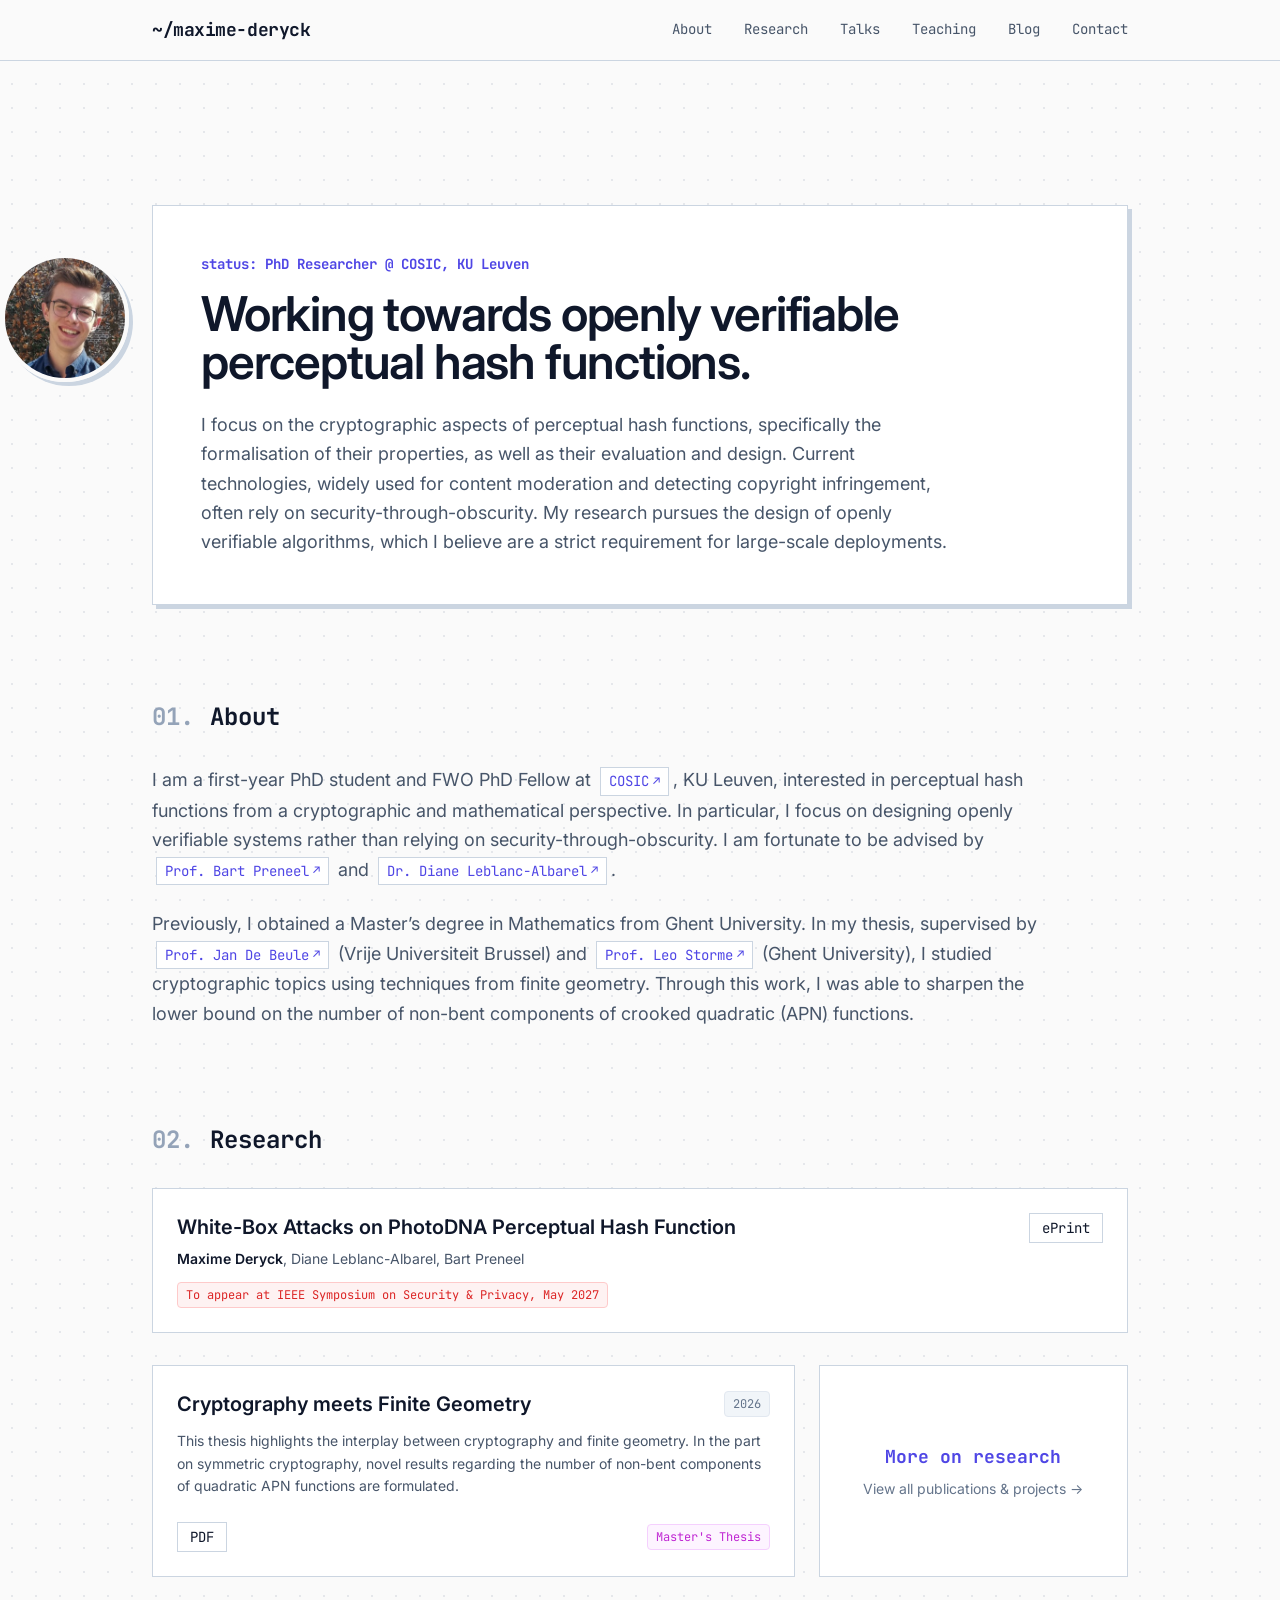
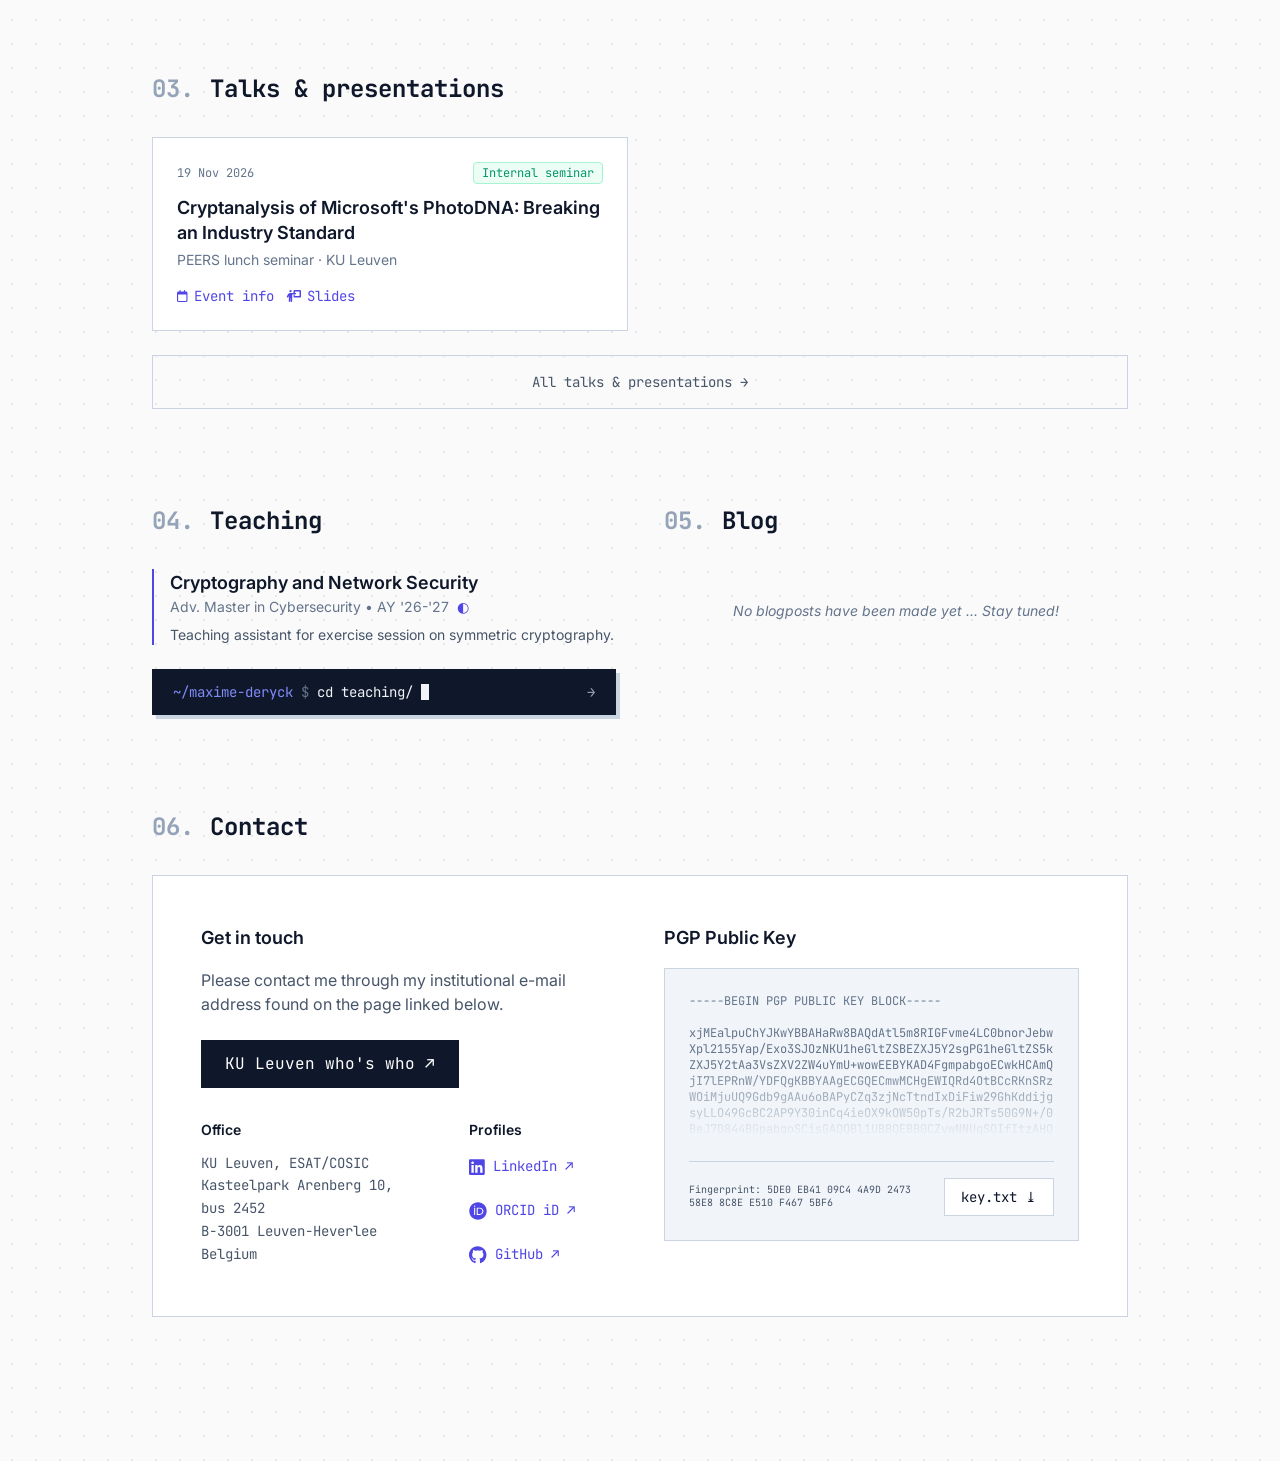
<file: index.html>
<!doctype html>
<html lang="en" class="scroll-smooth">
  <head>
    <meta charset="UTF-8" />
<meta name="viewport" content="width=device-width, initial-scale=1.0" />

<title>Maxime Deryck | PhD Researcher</title>
<!-- Begin Jekyll SEO tag v2.9.0 -->
<meta name="generator" content="Jekyll v4.4.1" />
<meta property="og:title" content="Maxime Deryck PhD Researcher" />
<meta name="author" content="Maxime Deryck" />
<meta property="og:locale" content="en_US" />
<meta name="description" content="Working towards openly verifiable perceptual hash functions." />
<meta name="twitter:description" property="og:description" content="Working towards openly verifiable perceptual hash functions." />
<link rel="canonical" href="https://maximederyck.be/" />
<meta property="og:url" content="https://maximederyck.be/" />
<meta property="og:site_name" content="Maxime Deryck PhD Researcher" />
<meta property="og:type" content="website" />
<meta name="twitter:card" content="summary" />
<meta name="twitter:title" content="Maxime Deryck PhD Researcher" />
<script type="application/ld+json">
{"@context":"https://schema.org","@type":"WebSite","author":{"@type":"Person","name":"Maxime Deryck"},"description":"Working towards openly verifiable perceptual hash functions.","headline":"Maxime Deryck PhD Researcher","name":"Maxime Deryck PhD Researcher","url":"https://maximederyck.be/"}</script>
<!-- End Jekyll SEO tag -->



<link rel="icon" type="image/png" href="/assets/favicon-96x96.png" sizes="96x96" />
<link rel="icon" type="image/svg+xml" href="/assets/favicon.svg" />
<link rel="shortcut icon" href="/assets/favicon.ico" />
<link rel="apple-touch-icon" sizes="180x180" href="/assets/apple-touch-icon.png" />
<meta name="apple-mobile-web-app-title" content="Maxime Deryck" />
<link rel="manifest" href="/assets/site.webmanifest" />

<link rel="preconnect" href="https://fonts.googleapis.com" />
<link rel="preconnect" href="https://fonts.gstatic.com" crossorigin />
<link
  href="https://fonts.googleapis.com/css2?family=Inter:wght@400;500;600&family=JetBrains+Mono:wght@400;700&display=swap"
  rel="stylesheet"
/>
<link rel="stylesheet" href="/assets/css/main.css" />
<script src="/assets/js/site.js" defer></script>

  </head>
  <body
    class="bg-[#fafafa] dark:bg-[#0f1115] text-slate-900 dark:text-slate-200 font-sans min-h-screen bg-grid-pattern transition-colors duration-300 relative"
  >
    
      <nav
  class="sticky top-0 z-50 bg-[#fafafa]/95 dark:bg-[#0f1115]/95 backdrop-blur-md border-b border-slate-300 dark:border-slate-800"
>
  <div
    class="max-w-5xl mx-auto px-6 py-4 flex flex-col md:flex-row justify-between items-center gap-4"
  >
    <a
      href="/"
      class="font-mono font-bold text-lg tracking-tight hover:text-indigo-600 dark:hover:text-indigo-400 transition-colors"
    >
      ~/maxime-deryck
    </a>
    <div class="flex flex-wrap justify-center gap-4 md:gap-8 font-mono text-sm">
      <a
        href="/#about"
        class="nav-link border-b-2 transition-colors duration-300 text-indigo-600 dark:text-indigo-400 font-semibold border-indigo-600 dark:border-indigo-400 hover:text-indigo-600 dark:hover:text-indigo-400"
        >About</a
      >
      <a
        href="/#research"
        class="nav-link border-b-2 border-transparent transition-colors duration-300 text-slate-600 dark:text-slate-400 hover:text-indigo-600 dark:hover:text-indigo-400"
        >Research</a
      >

      
      <a
        href="/#talks"
        class="nav-link border-b-2 border-transparent transition-colors duration-300 text-slate-600 dark:text-slate-400 hover:text-indigo-600 dark:hover:text-indigo-400"
        >Talks</a
      >
      

      
      <a
        href="/#teaching"
        class="nav-link border-b-2 border-transparent transition-colors duration-300 text-slate-600 dark:text-slate-400 hover:text-indigo-600 dark:hover:text-indigo-400"
        >Teaching</a
      >
      <a
        href="/#blog"
        class="nav-link border-b-2 border-transparent transition-colors duration-300 text-slate-600 dark:text-slate-400 hover:text-indigo-600 dark:hover:text-indigo-400"
        >Blog</a
      >
      

      <a
        href="/#contact"
        class="nav-link border-b-2 border-transparent transition-colors duration-300 text-slate-600 dark:text-slate-400 hover:text-indigo-600 dark:hover:text-indigo-400"
        >Contact</a
      >
    </div>
  </div>
</nav>

    

    













<main class="max-w-5xl mx-auto px-6 py-12 space-y-24">
  
  <header id="hero" class="pt-16 md:pt-24">
  <div
    class="relative card card-shadow p-8 md:p-12"
  >
    <div
      class="absolute -top-12 left-8 md:-top-16 md:left-12 xl:top-12 xl:left-0 xl:-translate-x-[calc(100%+1.5rem)] w-24 h-24 md:w-32 md:h-32 rounded-full border-4 border-[#fafafa] dark:border-[#0f1115] overflow-hidden shadow-[4px_4px_0px_0px_rgba(203,213,225,1)] dark:shadow-[4px_4px_0px_0px_rgba(30,41,59,1)] z-10 transition-all"
    >
      <img
        src="assets/avatar.jpg"
        alt="Profile picture"
        width="256"
        height="256"
        class="w-full h-full object-cover bg-indigo-100 dark:bg-indigo-900/30"
      />
    </div>
    <div class="pt-12 md:pt-16 xl:pt-0">
      <p
        class="font-mono text-indigo-600 dark:text-indigo-400 text-sm font-bold mb-4"
      >
        status: PhD Researcher @ COSIC, KU Leuven
      </p>
      <h1
        class="text-4xl md:text-5xl font-semibold tracking-tight mb-6 text-slate-900 dark:text-white"
      >
        Working towards openly verifiable perceptual hash functions.
      </h1>
      <p
        class="text-lg leading-relaxed text-slate-600 dark:text-slate-400 max-w-3xl"
      >
        I focus on the cryptographic aspects of perceptual hash functions, specifically the formalisation of their properties, as well as their evaluation and design. Current technologies, widely used for content moderation and detecting copyright infringement, often rely on security-through-obscurity. My research pursues the design of openly verifiable algorithms, which I believe are a strict requirement for large-scale deployments.
      </p>
    </div>
  </div>
</header>

  <section id="about" class="scroll-mt-32">
  <h2 class="section-title mb-8">
  <span class="text-slate-400 dark:text-slate-600">01.</span>
  About
</h2>
  <div
    class="text-lg text-slate-600 dark:text-slate-400 leading-relaxed max-w-4xl space-y-6 markdown-content"
  >
    
    <p>
      <p>I am a first-year PhD student and FWO PhD Fellow at <a href="https://www.esat.kuleuven.be/cosic/">COSIC</a>, KU Leuven, interested in perceptual hash functions from a cryptographic and mathematical perspective. In particular, I focus on designing openly verifiable systems rather than relying on security-through-obscurity. I am fortunate to be advised by <a href="https://www.esat.kuleuven.be/cosic/people/person/?u=u0003308">Prof. Bart Preneel</a> and <a href="https://www.esat.kuleuven.be/cosic/people/person/?u=u0167412">Dr. Diane Leblanc-Albarel</a>.</p>

    </p>
    
    <p>
      <p>Previously, I obtained a Master’s degree in Mathematics from Ghent University. In my thesis, supervised by <a href="https://wids.research.vub.be/nl/jan-de-beule-0">Prof. Jan De Beule</a> (Vrije Universiteit Brussel) and <a href="https://cage.ugent.be/~ls/indexen.html">Prof. Leo Storme</a> (Ghent University), I studied cryptographic topics using techniques from finite geometry. Through this work, I was able to sharpen the lower bound on the number of non-bent components of crooked quadratic (APN) functions.</p>

    </p>
    
  </div>
</section>

  <section id="research" class="scroll-mt-32">
  <h2 class="section-title mb-8">
  <span class="text-slate-400 dark:text-slate-600">02.</span>
  Research
</h2>
  <div class="space-y-6">
    
    <div class="relative z-0 group">
      <span class="hover-year">2026</span>
      <article class="relative card group-lift p-6">
        <div
          class="flex flex-col md:flex-row justify-between md:items-start gap-4"
        >
          <div>
            <h3
              class="text-xl font-semibold mb-2 text-slate-900 dark:text-white"
            >
              White-Box Attacks on PhotoDNA Perceptual Hash Function
            </h3>
            <p class="text-slate-600 dark:text-slate-400 text-sm mb-3">
              <span class="font-semibold text-slate-900 dark:text-slate-200">Maxime Deryck</span>, Diane Leblanc-Albarel, Bart Preneel
            </p>
            <span
  class="font-mono text-xs text-red-600 dark:text-red-400 bg-red-50 dark:bg-red-900/30 border border-red-200 dark:border-red-800 rounded inline-block px-2 py-1"
  >To appear at IEEE Symposium on Security & Privacy, May 2027</span
>
          </div>
          <div class="flex gap-3 font-mono text-sm">
            
            <a
              href="https://eprint.iacr.org/2026/486"
              target="_blank"
              rel="noopener noreferrer"
              class="border border-slate-300 dark:border-slate-700 px-3 py-1 hover:bg-slate-100 dark:hover:bg-slate-800 transition-colors"
              >ePrint</a
            >
            
          </div>
        </div>
      </article>
    </div>
    

    <div class="grid grid-cols-1 md:grid-cols-3 gap-6 pt-2">
      <article
        class="md:col-span-2 group card p-6 hover:-translate-y-1 hover:shadow-[4px_4px_0px_0px_rgba(79,70,229,0.2)] dark:hover:shadow-[4px_4px_0px_0px_rgba(129,140,248,0.2)] transition-all flex flex-col justify-between"
      >
        <div>
          <div
            class="flex flex-col sm:flex-row sm:items-center justify-between mb-3 gap-3"
          >
            <h3 class="text-xl font-semibold text-slate-900 dark:text-white">
              Cryptography meets Finite Geometry
            </h3>
            <span
  class="font-mono text-xs text-slate-500 dark:text-slate-400 bg-slate-100 dark:bg-slate-800 border border-slate-200 dark:border-slate-700 rounded px-2 py-1 w-fit"
  >2026</span
>
          </div>
          <p
            class="text-slate-600 dark:text-slate-400 text-sm mb-4 leading-relaxed"
          >
            This thesis highlights the interplay between cryptography and finite
            geometry. In the part on symmetric cryptography, novel results
            regarding the number of non-bent components of quadratic APN
            functions are formulated.
          </p>
        </div>
        <div class="flex items-center justify-between mt-2">
          <div class="flex gap-3 font-mono text-sm">
            <a
              href="/assets/Cryptography%20meets%20Finite%20Geometry.pdf"
              class="border border-slate-300 dark:border-slate-700 px-3 py-1 hover:bg-slate-100 dark:hover:bg-slate-800 transition-colors"
              >PDF</a
            >
          </div>
          <span
  class="font-mono text-xs text-fuchsia-600 dark:text-fuchsia-400 bg-fuchsia-50 dark:bg-fuchsia-900/30 border border-fuchsia-200 dark:border-fuchsia-800 rounded px-2 py-1"
  >Master's Thesis</span
>
        </div>
      </article>
      <a
        href="/research.html"
        class="md:col-span-1 group card hover:bg-indigo-600 dark:hover:bg-indigo-500 p-6 flex flex-col items-center justify-center text-center transition-all min-h-[160px] hover:-translate-y-1 hover:shadow-[4px_4px_0px_0px_rgba(79,70,229,0.2)] dark:hover:shadow-[4px_4px_0px_0px_rgba(129,140,248,0.2)]"
      >
        <span
          class="font-mono font-bold text-lg text-indigo-600 dark:text-indigo-400 group-hover:text-white mb-2 transition-colors"
          >More on research</span
        >
        <span
          class="text-sm text-slate-500 dark:text-slate-400 group-hover:text-indigo-100 transition-colors"
          >View all publications &amp; projects →</span
        >
      </a>
    </div>
  </div>
</section>

  



<section id="talks" class="scroll-mt-32">
  <h2 class="section-title mb-8">
  <span class="text-slate-400 dark:text-slate-600">03.</span>
  Talks & presentations
</h2>

  
  <div id="talks-grid" class="grid grid-cols-1 md:grid-cols-2 gap-6">
    
      
      
      <article
  data-talk data-date="2026-11-19" data-upcoming
  class="group flex flex-col card p-6 data-[upcoming]:border-t-4 data-[upcoming]:border-t-indigo-600 dark:data-[upcoming]:border-t-indigo-400  "
>
  <div class="flex flex-wrap items-center justify-between gap-2 mb-3">
    <p class="font-mono text-xs text-slate-500">19 Nov 2026</p>
    <span
  class="font-mono text-xs text-emerald-600 dark:text-emerald-400 bg-emerald-50 dark:bg-emerald-900/30 border border-emerald-200 dark:border-emerald-800 rounded px-2 py-0.5 whitespace-nowrap"
  >Internal seminar</span
>

  </div>
  
  <h3 class="text-lg font-semibold mb-1 leading-snug">Cryptanalysis of Microsoft's PhotoDNA: Breaking an Industry Standard</h3>
  
  <p class="text-sm text-slate-500 dark:text-slate-400 mb-4">
    PEERS lunch seminar · KU Leuven
  </p>
  <div class="mt-auto flex flex-wrap items-center justify-between gap-3">
    <div class="hidden group-data-[upcoming]:block">
      <span class="font-mono text-xs text-slate-500 dark:text-slate-400">Upcoming</span>
    </div>
    <div class="flex flex-wrap gap-3 font-mono text-sm">
  
  <a
    href="https://set.kuleuven.be/phd/seminars/peers-lunch-seminars-3"
    target="_blank"
    rel="noopener noreferrer"
    class="inline-flex items-center gap-1.5 text-indigo-600 dark:text-indigo-400 hover:underline"
    ><svg
  class="inline-block h-[1em] w-auto shrink-0 fill-current text-xs"
  viewBox="0 0 448 512"
  aria-hidden="true"
>
  <path d="M152 24c0-13.3-10.7-24-24-24s-24 10.7-24 24V64H64C28.7 64 0 92.7 0 128v16 48V448c0 35.3 28.7 64 64 64H384c35.3 0 64-28.7 64-64V192 144 128c0-35.3-28.7-64-64-64H344V24c0-13.3-10.7-24-24-24s-24 10.7-24 24V64H152V24zM48 192H400V448c0 8.8-7.2 16-16 16H64c-8.8 0-16-7.2-16-16V192z" />
</svg>
 Event info</a
  >
   
  <a
    href="assets/Attacks on PhotoDNA - presentation - PEERS.pdf"
    target="_blank"
    rel="noopener noreferrer"
    class="inline-flex items-center gap-1.5 text-indigo-600 dark:text-indigo-400 hover:underline"
    ><svg
  class="inline-block h-[1em] w-auto shrink-0 fill-current text-xs"
  viewBox="0 0 640 512"
  aria-hidden="true"
>
  <path d="M192 96a48 48 0 1 0 0-96 48 48 0 1 0 0 96zm-8 384V352h16V480c0 17.7 14.3 32 32 32s32-14.3 32-32V192h56 64 16c17.7 0 32-14.3 32-32s-14.3-32-32-32H384V64H576V256H384V224H320v48c0 26.5 21.5 48 48 48H592c26.5 0 48-21.5 48-48V48c0-26.5-21.5-48-48-48H368c-26.5 0-48 21.5-48 48v80H243.1 177.1c-33.7 0-64.9 17.7-82.3 46.6l-58.3 97c-9.1 15.1-4.2 34.8 10.9 43.9s34.8 4.2 43.9-10.9L120 256.9V480c0 17.7 14.3 32 32 32s32-14.3 32-32z" />
</svg>
 Slides</a
  >
   
</div>
  </div>
</article>

    
  </div>

  <a href="/talks.html" class="btn-outline group mt-6">
    All talks &amp; presentations
    <span class="transition-transform group-hover:translate-x-1">→</span>
  </a>
</section>



  
  <div class="grid grid-cols-1 md:grid-cols-2 gap-12">
    <section id="teaching" class="scroll-mt-32">
  <h2 class="section-title mb-8">
  <span class="text-slate-400 dark:text-slate-600">04.</span>
  Teaching
</h2>

  
    
    
      
      <div class="border-l-2 border-indigo-600 dark:border-indigo-400 pl-4 mb-6 transition-all duration-300">
        <h3 class="font-semibold text-lg text-slate-900 dark:text-white">
          Cryptography and Network Security
        </h3>
        <p class="text-slate-500 text-sm mb-2 flex items-center gap-2">
          Adv. Master in Cybersecurity • AY '26-'27
          
          <span title="First semester" class="text-indigo-600 dark:text-indigo-400 cursor-help">◐</span>
          
        </p>
        <p class="text-sm text-slate-600 dark:text-slate-400">
          Teaching assistant for exercise session on symmetric cryptography.
        </p>
      </div>
      
    
  

  <a
  href="/teaching.html"
  class="group w-full flex items-center gap-2 bg-slate-900 dark:bg-[#16181d] border border-slate-900 dark:border-slate-700 px-5 py-3 font-mono text-sm shadow-[4px_4px_0px_0px_rgba(203,213,225,1)] dark:shadow-[4px_4px_0px_0px_rgba(30,41,59,1)] hover:-translate-y-0.5 hover:shadow-[4px_4px_0px_0px_rgba(79,70,229,0.4)] dark:hover:shadow-[4px_4px_0px_0px_rgba(129,140,248,0.4)] transition-all"
>
  <span class="text-indigo-400">~/maxime-deryck</span>
  <span class="text-slate-500">$</span>
  <span class="text-slate-100">cd teaching/</span>
  <span
    class="cursor-blink inline-block w-2 h-4 bg-slate-100 group-hover:bg-indigo-400"
    aria-hidden="true"
  ></span>
  <span
    class="ml-auto pl-4 text-slate-400 group-hover:text-indigo-400 group-hover:translate-x-1 transition-all"
    aria-hidden="true"
    >→</span
  >
</a>

</section>

    <section id="blog" class="scroll-mt-32">
  <h2 class="section-title mb-8">
  <span class="text-slate-400 dark:text-slate-600">05.</span>
  Blog
</h2>
  <div class="space-y-4">
    
    <div
  class="py-8 flex justify-center "
>
  <p class="text-sm text-slate-500 dark:text-slate-400 italic text-center">
    No blogposts have been made yet ... Stay tuned!
  </p>
</div>

    
  </div>
</section>

  </div>
  

  <section id="contact" class="scroll-mt-32 pb-24">
  <h2 class="section-title mb-8">
  <span class="text-slate-400 dark:text-slate-600">06.</span>
  Contact
</h2>
  <div class="card p-8 md:p-12">
    <div class="grid grid-cols-1 lg:grid-cols-2 gap-12">
      <div class="flex flex-col justify-between">
        <div>
          <h3 class="text-lg font-semibold mb-4 text-slate-900 dark:text-white">
            Get in touch
          </h3>
          <p class="text-slate-600 dark:text-slate-400 mb-6">
            Please contact me through my institutional e-mail address found on the page linked below.
          </p>
          <a
            href="https://www.kuleuven.be/wieiswie/en/person/00181084"
            target="_blank"
            rel="noopener noreferrer"
            class="font-mono bg-slate-900 dark:bg-white text-white dark:text-slate-900 px-6 py-3 hover:bg-indigo-600 dark:hover:bg-indigo-400 transition-colors inline-flex items-center gap-2 mb-8"
          >
            KU Leuven who's who ↗
          </a>
        </div>

        <!-- Modified grid from sm:grid-cols-2 to sm:grid-cols-5 for better width distribution -->
        <div class="grid grid-cols-1 sm:grid-cols-5 gap-8">
          <div class="sm:col-span-3">
            <h4
              class="font-semibold text-sm text-slate-900 dark:text-white mb-3"
            >
              Office
            </h4>
            <address
              class="text-sm text-slate-600 dark:text-slate-400 font-mono leading-relaxed not-italic"
            >
              
              <span class="whitespace-nowrap">KU Leuven, ESAT/COSIC</span><br />
              
              <span class="whitespace-nowrap">Kasteelpark Arenberg 10,</span><br />
              
              <span class="whitespace-nowrap">bus 2452</span><br />
              
              <span class="whitespace-nowrap">B-3001 Leuven-Heverlee</span><br />
              
              <span class="whitespace-nowrap">Belgium</span><br />
              
            </address>
          </div>
          <div class="sm:col-span-2">
            <h4
              class="font-semibold text-sm text-slate-900 dark:text-white mb-3"
            >
              Profiles
            </h4>
            <div class="flex flex-col gap-4 font-mono text-sm">
              <a
                href="https://www.linkedin.com/in/maxime-d-1781471b6/"
                target="_blank"
                rel="noopener noreferrer"
                class="flex items-center gap-2 text-indigo-600 dark:text-indigo-400 hover:underline w-fit"
              >
                <span class="text-lg"><svg
  class="inline-block h-[1em] w-auto shrink-0 fill-current "
  viewBox="0 0 448 512"
  aria-hidden="true"
>
  <path d="M416 32H31.9C14.3 32 0 46.5 0 64.3v383.4C0 465.5 14.3 480 31.9 480H416c17.6 0 32-14.5 32-32.3V64.3c0-17.8-14.4-32.3-32-32.3zM135.4 416H69V202.2h66.5V416zm-33.2-243c-21.3 0-38.5-17.3-38.5-38.5S80.9 96 102.2 96c21.2 0 38.5 17.3 38.5 38.5 0 21.3-17.2 38.5-38.5 38.5zm282.1 243h-66.4V312c0-24.8-.5-56.7-34.5-56.7-34.6 0-39.9 27-39.9 54.9V416h-66.4V202.2h63.7v29.2h.9c8.9-16.8 30.6-34.5 62.9-34.5 67.2 0 79.7 44.3 79.7 101.9V416z" />
</svg>
</span> LinkedIn ↗
              </a>
              <a
                href="https://orcid.org/0009-0000-1169-3322"
                target="_blank"
                rel="noopener noreferrer"
                class="flex items-center gap-2 text-indigo-600 dark:text-indigo-400 hover:underline w-fit"
              >
                <span class="text-lg"><svg
  class="inline-block h-[1em] w-auto shrink-0 fill-current "
  viewBox="0 0 512 512"
  aria-hidden="true"
>
  <path d="M294.75 188.19h-45.92V342h47.47c67.62 0 83.12-51.34 83.12-76.91 0-41.64-26.54-76.9-84.67-76.9zM256 8C119 8 8 119 8 256s111 248 248 248 248-111 248-248S393 8 256 8zm-80.79 360.76h-29.84v-207.5h29.84zm-14.92-231.14a19.57 19.57 0 1 1 19.57-19.57 19.64 19.64 0 0 1-19.57 19.57zM300 369h-81V161.26h80.6c76.73 0 110.44 54.83 110.44 103.85C410 318.39 368.38 369 300 369z" />
</svg>
</span> ORCID iD ↗
              </a>
              <a
                href="https://github.com/PrincepsMaximus"
                target="_blank"
                rel="noopener noreferrer"
                class="flex items-center gap-2 text-indigo-600 dark:text-indigo-400 hover:underline w-fit"
              >
                <span class="text-lg"><svg
  class="inline-block h-[1em] w-auto shrink-0 fill-current "
  viewBox="0 0 496 512"
  aria-hidden="true"
>
  <path d="M165.9 397.4c0 2-2.3 3.6-5.2 3.6-3.3.3-5.6-1.3-5.6-3.6 0-2 2.3-3.6 5.2-3.6 3-.3 5.6 1.3 5.6 3.6zm-31.1-4.5c-.7 2 1.3 4.3 4.3 4.9 2.6 1 5.6 0 6.2-2s-1.3-4.3-4.3-5.2c-2.6-.7-5.5.3-6.2 2.3zm44.2-1.7c-2.9.7-4.9 2.6-4.6 4.9.3 2 2.9 3.3 5.9 2.6 2.9-.7 4.9-2.6 4.6-4.6-.3-1.9-3-3.2-5.9-2.9zM244.8 8C106.1 8 0 113.3 0 252c0 110.9 69.8 205.8 169.5 239.2 12.8 2.3 17.3-5.6 17.3-12.1 0-6.2-.3-40.4-.3-61.4 0 0-70 15-84.7-29.8 0 0-11.4-29.1-27.8-36.6 0 0-22.9-15.7 1.6-15.4 0 0 24.9 2 38.6 25.8 21.9 38.6 58.6 27.5 72.9 20.9 2.3-16 8.8-27.1 16-33.7-55.9-6.2-112.3-14.3-112.3-110.5 0-27.5 7.6-41.3 23.6-58.9-2.6-6.5-11.1-33.3 2.6-67.9 20.9-6.5 69 27 69 27 20-5.6 41.5-8.5 62.8-8.5s42.8 2.9 62.8 8.5c0 0 48.1-33.6 69-27 13.7 34.7 5.2 61.4 2.6 67.9 16 17.7 25.8 31.5 25.8 58.9 0 96.5-58.9 104.2-114.8 110.5 9.2 7.9 17 22.9 17 46.4 0 33.7-.3 75.4-.3 83.6 0 6.5 4.6 14.4 17.3 12.1C428.2 457.8 496 362.9 496 252 496 113.3 383.5 8 244.8 8zM97.2 352.9c-1.3 1-1 3.3.7 5.2 1.6 1.6 3.9 2.3 5.2 1 1.3-1 1-3.3-.7-5.2-1.6-1.6-3.9-2.3-5.2-1zm-10.8-8.1c-.7 1.3.3 2.9 2.3 3.9 1.6 1 3.6.7 4.3-.7.7-1.3-.3-2.9-2.3-3.9-2-.6-3.6-.3-4.3.7zm32.4 35.6c-1.6 1.3-1 4.3 1.3 6.2 2.3 2.3 5.2 2.6 6.5 1 1.3-1.3.7-4.3-1.3-6.2-2.2-2.3-5.2-2.6-6.5-1zm-11.4-14.7c-1.6 1-1.6 3.6 0 5.9 1.6 2.3 4.3 3.3 5.6 2.3 1.6-1.3 1.6-3.9 0-6.2-1.4-2.3-4-3.3-5.6-2z" />
</svg>
</span> GitHub ↗
              </a>
            </div>
          </div>
        </div>
      </div>
      <div>
        <h3 class="text-lg font-semibold mb-4 text-slate-900 dark:text-white">
          PGP Public Key
        </h3>
        <div
          class="bg-slate-100 dark:bg-slate-900 border border-slate-300 dark:border-slate-700 p-6 flex flex-col justify-between"
        >
          <pre
            class="font-mono text-xs text-slate-500 dark:text-slate-400 mb-6 overflow-hidden select-none max-h-36 whitespace-pre-wrap break-all"
            style="
              mask-image: linear-gradient(
                to bottom,
                black 50%,
                transparent 100%
              );
              -webkit-mask-image: linear-gradient(
                to bottom,
                black 50%,
                transparent 100%
              );
            "
          >
-----BEGIN PGP PUBLIC KEY BLOCK-----

xjMEalpuChYJKwYBBAHaRw8BAQdAtl5m8RIGFvme4LC0bnorJebwXpl2155Yap/Exo3SJOzNKU1heGltZSBEZXJ5Y2sgPG1heGltZS5kZXJ5Y2tAa3VsZXV2ZW4uYmU+wowEEBYKAD4FgmpabgoECwkHCAmQjI7lEPRnW/YDFQgKBBYAAgECGQECmwMCHgEWIQRd4OtBCcRKnSRzWOiMjuUQ9Gdb9gAAu6oBAPyCZq3zjNcTtndIxDiFiw29GhKddijgsyLLO49GcBC2AP9Y30inCq4ieOX9kOW50pTs/R2bJRTs50G9N+/0BeJ7D844BGpabgoSCisGAQQBl1UBBQEBB0CZvwNNUqSOIfItzAHQSKKb+wsWGkhCZdsxRpuzgAZ5QQMBCAfCeAQYFgoAKgWCalpuCgmQjI7lEPRnW/YCmwwWIQRd4OtBCcRKnSRzWOiMjuUQ9Gdb9gAAA3gBAJqX2xHnAGi5Ebryzpbo1Fu7EtxUy7G7k2P2KLDhXLiSAQDtdk6wi+qJM/um6MkvdyEb2/TARvP5dhWNCdA4whrgBA===rm2D
-----END PGP PUBLIC KEY BLOCK-----
</pre
          >
          <div
            class="flex items-center justify-between border-t border-slate-300 dark:border-slate-700 pt-4 mt-auto"
          >
            <span
              class="font-mono text-[10px] text-slate-600 dark:text-slate-400 hidden sm:inline-block leading-tight pr-4"
            >
              Fingerprint: 5DE0 EB41 09C4 4A9D 2473 58E8 8C8E E510 F467 5BF6
            </span>
            <a
              href="assets/key.txt"
              target="_blank"
              class="font-mono border border-slate-300 dark:border-slate-700 bg-white dark:bg-[#16181d] px-4 py-2 hover:bg-indigo-600 hover:text-white dark:hover:bg-indigo-500 dark:hover:border-indigo-500 transition-colors inline-flex items-center gap-2 group ml-auto text-sm"
            >
              key.txt
              <span>⤓</span>
            </a>
          </div>
        </div>
      </div>
    </div>
  </div>
</section>

</main>

  </body>
</html>
</file>
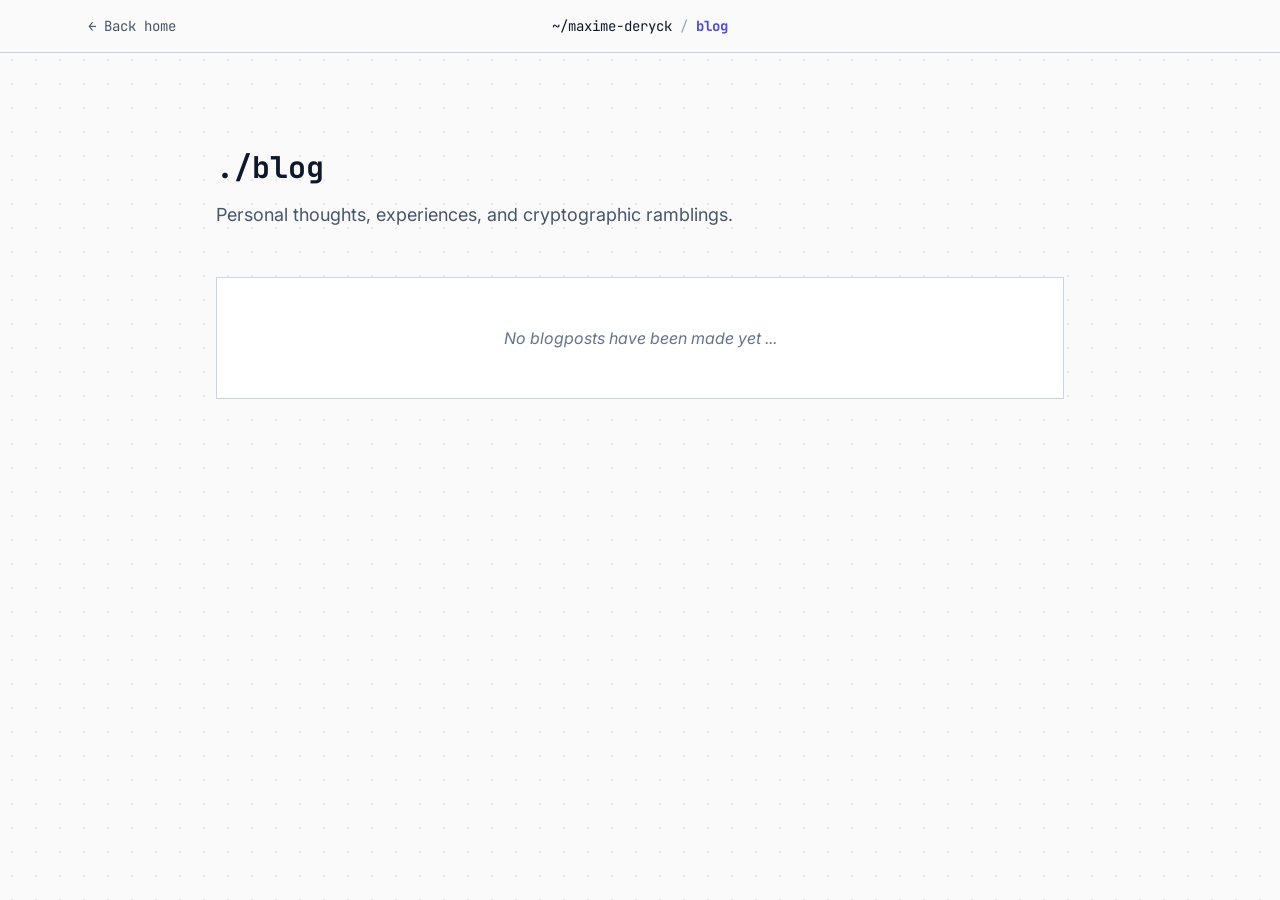
<file: blog.html>
<!doctype html>
<html lang="en" class="scroll-smooth">
  <head>
    <meta charset="UTF-8" />
<meta name="viewport" content="width=device-width, initial-scale=1.0" />

<title>Blog | Maxime Deryck</title>
<!-- Begin Jekyll SEO tag v2.9.0 -->
<meta name="generator" content="Jekyll v4.4.1" />
<meta property="og:title" content="Blog Maxime Deryck" />
<meta name="author" content="Maxime Deryck" />
<meta property="og:locale" content="en_US" />
<meta name="description" content="Working towards openly verifiable perceptual hash functions." />
<meta name="twitter:description" property="og:description" content="Working towards openly verifiable perceptual hash functions." />
<link rel="canonical" href="https://maximederyck.be/blog.html" />
<meta property="og:url" content="https://maximederyck.be/blog.html" />
<meta property="og:site_name" content="Maxime Deryck PhD Researcher" />
<meta property="og:type" content="website" />
<meta name="twitter:card" content="summary" />
<meta name="twitter:title" content="Blog Maxime Deryck" />
<script type="application/ld+json">
{"@context":"https://schema.org","@type":"WebPage","author":{"@type":"Person","name":"Maxime Deryck"},"description":"Working towards openly verifiable perceptual hash functions.","headline":"Blog Maxime Deryck","url":"https://maximederyck.be/blog.html"}</script>
<!-- End Jekyll SEO tag -->


<!-- Ask crawlers not to use this page for AI training (indexing is fine) -->
<meta name="robots" content="noai, noimageai" />
<meta name="tdm-reservation" content="1" />


<link rel="icon" type="image/png" href="/assets/favicon-96x96.png" sizes="96x96" />
<link rel="icon" type="image/svg+xml" href="/assets/favicon.svg" />
<link rel="shortcut icon" href="/assets/favicon.ico" />
<link rel="apple-touch-icon" sizes="180x180" href="/assets/apple-touch-icon.png" />
<meta name="apple-mobile-web-app-title" content="Maxime Deryck" />
<link rel="manifest" href="/assets/site.webmanifest" />

<link rel="preconnect" href="https://fonts.googleapis.com" />
<link rel="preconnect" href="https://fonts.gstatic.com" crossorigin />
<link
  href="https://fonts.googleapis.com/css2?family=Inter:wght@400;500;600&family=JetBrains+Mono:wght@400;700&display=swap"
  rel="stylesheet"
/>
<link rel="stylesheet" href="/assets/css/main.css" />
<script src="/assets/js/site.js" defer></script>

  </head>
  <body
    class="bg-[#fafafa] dark:bg-[#0f1115] text-slate-900 dark:text-slate-200 font-sans min-h-screen bg-grid-pattern transition-colors duration-300 relative"
  >
    
      <nav
  class="sticky top-0 z-50 bg-[#fafafa]/95 dark:bg-[#0f1115]/95 backdrop-blur-md border-b border-slate-300 dark:border-slate-800"
>
  <div class="max-w-6xl mx-auto px-6 py-4 flex items-center justify-between">
    <a
      href="/"
      class="hidden lg:flex font-mono text-sm text-slate-600 dark:text-slate-400 link-subtle items-center gap-2"
    >
      <span>←</span> Back home
    </a>

    <div
      class="font-mono text-sm whitespace-nowrap absolute left-1/2 -translate-x-1/2 flex items-center max-w-[calc(100%-7rem)]"
    >
      <a
        href="/"
        class="shrink-0 text-slate-900 dark:text-slate-200 link-subtle"
        >~/maxime-deryck</a
      >
      <span class="shrink-0 text-slate-400 mx-2">/</span>

      
      <span class="min-w-0 text-indigo-600 dark:text-indigo-400 font-bold truncate">
        blog
      </span>
      
    </div>

    <button
      type="button"
      class="group lg:hidden relative ml-auto h-5 w-5 text-slate-600 dark:text-slate-400 hover:text-indigo-600 dark:hover:text-indigo-400 transition-colors before:absolute before:-inset-3"
      aria-label="Menu"
      aria-expanded="false"
      aria-controls="mobile-menu"
    >
      <span
        class="absolute left-0 top-[3px] h-0.5 w-5 bg-current transition-all duration-300 group-aria-expanded:top-[9px] group-aria-expanded:rotate-45"
      ></span>
      <span
        class="absolute left-0 top-[9px] h-0.5 w-5 bg-current transition-opacity duration-300 group-aria-expanded:opacity-0"
      ></span>
      <span
        class="absolute left-0 top-[15px] h-0.5 w-5 bg-current transition-all duration-300 group-aria-expanded:top-[9px] group-aria-expanded:-rotate-45"
      ></span>
    </button>
  </div>

  <div
    id="mobile-menu"
    class="lg:hidden grid grid-rows-[0fr] opacity-0 data-[open]:grid-rows-[1fr] data-[open]:opacity-100 transition-all duration-300 ease-in-out"
    data-close-on-link
    inert
  >
    <div class="min-h-0 overflow-hidden">
      <div class="max-w-6xl mx-auto px-6 pt-2 pb-6 font-mono text-sm space-y-6">
        <div
          data-toc-wrapper
          data-toc="block text-slate-600 dark:text-slate-400 link-subtle"
          class="hidden space-y-4"
        >
          <h3
            class="text-slate-400 dark:text-slate-500 font-bold uppercase tracking-wider text-xs"
          >
            On this page
          </h3>
        </div>
        <a
          href="/"
          class="flex items-center gap-2 pt-4 border-t border-dashed border-slate-300 dark:border-slate-700 text-slate-600 dark:text-slate-400 link-subtle"
        >
          <span>←</span> Back home
        </a>
      </div>
    </div>
  </div>
</nav>

    

    <main class="max-w-4xl mx-auto px-6 py-12 lg:py-24 space-y-12">
  <header class="mb-12">
    <h1
      class="font-mono text-3xl font-bold mb-4 text-slate-900 dark:text-white"
    >
      ./blog
    </h1>
    <p class="text-slate-600 dark:text-slate-400 text-lg">
      Personal thoughts, experiences, and cryptographic ramblings.
    </p>
  </header>

  <div class="space-y-6">
    
    <div
      class="py-12 card p-8 flex justify-center"
    >
      <p class="text-slate-500 dark:text-slate-400 italic text-center">
        No blogposts have been made yet ...
      </p>
    </div>
    
  </div>
</main>

  </body>
</html>
</file>
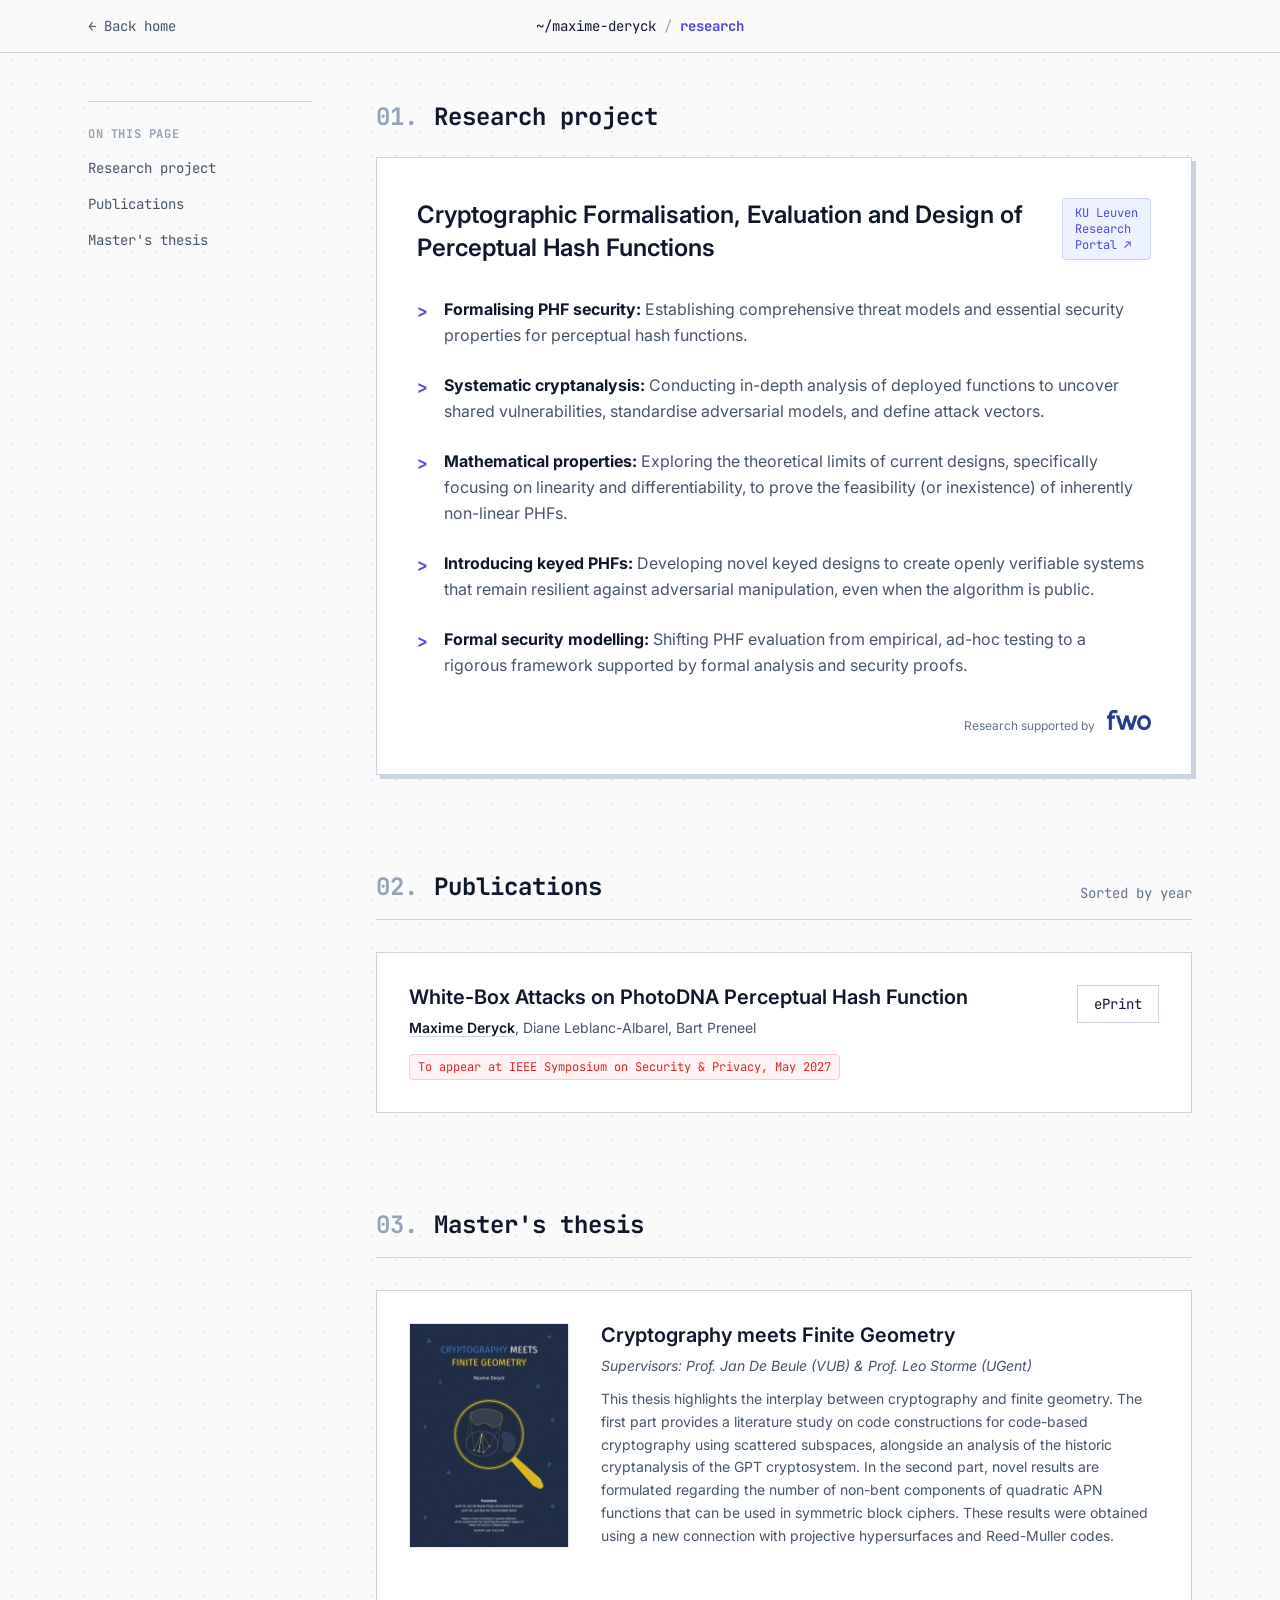
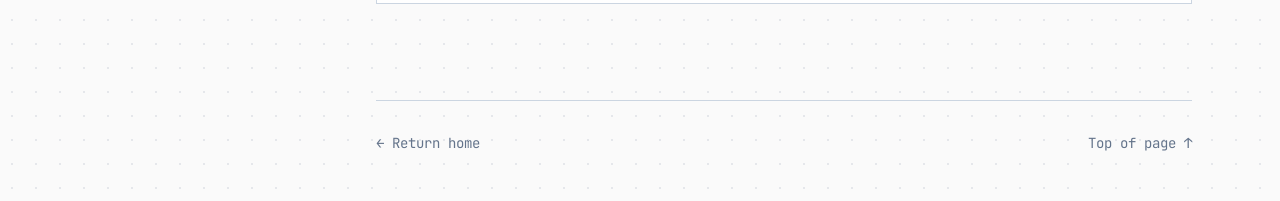
<file: research.html>
<!doctype html>
<html lang="en" class="scroll-smooth">
  <head>
    <meta charset="UTF-8" />
<meta name="viewport" content="width=device-width, initial-scale=1.0" />

<title>Research | Maxime Deryck</title>
<!-- Begin Jekyll SEO tag v2.9.0 -->
<meta name="generator" content="Jekyll v4.4.1" />
<meta property="og:title" content="Research Maxime Deryck" />
<meta name="author" content="Maxime Deryck" />
<meta property="og:locale" content="en_US" />
<meta name="description" content="Working towards openly verifiable perceptual hash functions." />
<meta name="twitter:description" property="og:description" content="Working towards openly verifiable perceptual hash functions." />
<link rel="canonical" href="https://maximederyck.be/research.html" />
<meta property="og:url" content="https://maximederyck.be/research.html" />
<meta property="og:site_name" content="Maxime Deryck PhD Researcher" />
<meta property="og:type" content="website" />
<meta name="twitter:card" content="summary" />
<meta name="twitter:title" content="Research Maxime Deryck" />
<script type="application/ld+json">
{"@context":"https://schema.org","@type":"WebPage","author":{"@type":"Person","name":"Maxime Deryck"},"description":"Working towards openly verifiable perceptual hash functions.","headline":"Research Maxime Deryck","url":"https://maximederyck.be/research.html"}</script>
<!-- End Jekyll SEO tag -->


<!-- Ask crawlers not to use this page for AI training (indexing is fine) -->
<meta name="robots" content="noai, noimageai" />
<meta name="tdm-reservation" content="1" />


<link rel="icon" type="image/png" href="/assets/favicon-96x96.png" sizes="96x96" />
<link rel="icon" type="image/svg+xml" href="/assets/favicon.svg" />
<link rel="shortcut icon" href="/assets/favicon.ico" />
<link rel="apple-touch-icon" sizes="180x180" href="/assets/apple-touch-icon.png" />
<meta name="apple-mobile-web-app-title" content="Maxime Deryck" />
<link rel="manifest" href="/assets/site.webmanifest" />

<link rel="preconnect" href="https://fonts.googleapis.com" />
<link rel="preconnect" href="https://fonts.gstatic.com" crossorigin />
<link
  href="https://fonts.googleapis.com/css2?family=Inter:wght@400;500;600&family=JetBrains+Mono:wght@400;700&display=swap"
  rel="stylesheet"
/>
<link rel="stylesheet" href="/assets/css/main.css" />
<script src="/assets/js/site.js" defer></script>

  </head>
  <body
    class="bg-[#fafafa] dark:bg-[#0f1115] text-slate-900 dark:text-slate-200 font-sans min-h-screen bg-grid-pattern transition-colors duration-300 relative"
  >
    
      <nav
  class="sticky top-0 z-50 bg-[#fafafa]/95 dark:bg-[#0f1115]/95 backdrop-blur-md border-b border-slate-300 dark:border-slate-800"
>
  <div class="max-w-6xl mx-auto px-6 py-4 flex items-center justify-between">
    <a
      href="/"
      class="hidden lg:flex font-mono text-sm text-slate-600 dark:text-slate-400 link-subtle items-center gap-2"
    >
      <span>←</span> Back home
    </a>

    <div
      class="font-mono text-sm whitespace-nowrap absolute left-1/2 -translate-x-1/2 flex items-center max-w-[calc(100%-7rem)]"
    >
      <a
        href="/"
        class="shrink-0 text-slate-900 dark:text-slate-200 link-subtle"
        >~/maxime-deryck</a
      >
      <span class="shrink-0 text-slate-400 mx-2">/</span>

      
      <span class="min-w-0 text-indigo-600 dark:text-indigo-400 font-bold truncate">
        research
      </span>
      
    </div>

    <button
      type="button"
      class="group lg:hidden relative ml-auto h-5 w-5 text-slate-600 dark:text-slate-400 hover:text-indigo-600 dark:hover:text-indigo-400 transition-colors before:absolute before:-inset-3"
      aria-label="Menu"
      aria-expanded="false"
      aria-controls="mobile-menu"
    >
      <span
        class="absolute left-0 top-[3px] h-0.5 w-5 bg-current transition-all duration-300 group-aria-expanded:top-[9px] group-aria-expanded:rotate-45"
      ></span>
      <span
        class="absolute left-0 top-[9px] h-0.5 w-5 bg-current transition-opacity duration-300 group-aria-expanded:opacity-0"
      ></span>
      <span
        class="absolute left-0 top-[15px] h-0.5 w-5 bg-current transition-all duration-300 group-aria-expanded:top-[9px] group-aria-expanded:-rotate-45"
      ></span>
    </button>
  </div>

  <div
    id="mobile-menu"
    class="lg:hidden grid grid-rows-[0fr] opacity-0 data-[open]:grid-rows-[1fr] data-[open]:opacity-100 transition-all duration-300 ease-in-out"
    data-close-on-link
    inert
  >
    <div class="min-h-0 overflow-hidden">
      <div class="max-w-6xl mx-auto px-6 pt-2 pb-6 font-mono text-sm space-y-6">
        <div
          data-toc-wrapper
          data-toc="block text-slate-600 dark:text-slate-400 link-subtle"
          class="hidden space-y-4"
        >
          <h3
            class="text-slate-400 dark:text-slate-500 font-bold uppercase tracking-wider text-xs"
          >
            On this page
          </h3>
        </div>
        <a
          href="/"
          class="flex items-center gap-2 pt-4 border-t border-dashed border-slate-300 dark:border-slate-700 text-slate-600 dark:text-slate-400 link-subtle"
        >
          <span>←</span> Back home
        </a>
      </div>
    </div>
  </div>
</nav>

    

    <main
  class="max-w-6xl mx-auto px-6 py-12 lg:flex lg:gap-16 lg:items-start"
  data-toc-source="section[id]"
  data-toc-numbered
>
  <aside
    class="hidden lg:block w-56 shrink-0 sticky top-24 space-y-8 font-mono text-sm"
  >
    <div
      data-toc="block text-slate-600 dark:text-slate-400 link-subtle"
      class="space-y-4 pt-6 border-t border-slate-300 dark:border-slate-800"
    >
      <h3
        class="text-slate-400 dark:text-slate-500 mb-2 font-bold uppercase tracking-wider text-xs"
      >
        On this page
      </h3>
    </div>
  </aside>

  <div class="flex-1 min-w-0 space-y-24">
    

<section id="overview" class="scroll-mt-32">
  <h2 class="section-title mb-6">
  <span class="text-slate-400 dark:text-slate-600">01.</span>
  Research project
</h2>
  <div class="card card-shadow p-8 md:p-10">
    <div
      class="flex flex-col md:flex-row md:items-start justify-between gap-4 mb-8"
    >
      <h3
        class="text-2xl font-semibold text-slate-900 dark:text-white leading-snug"
      >
        Cryptographic Formalisation, Evaluation and Design of Perceptual Hash Functions
      </h3>
      <div class="flex flex-wrap gap-3 shrink-0">
        <a
          href="https://research.kuleuven.be/portal/en/project/3E260537"
          target="_blank"
          rel="noopener noreferrer"
          class="font-mono text-xs text-indigo-600 dark:text-indigo-400 bg-indigo-50 dark:bg-indigo-900/30 border border-indigo-200 dark:border-indigo-800 px-3 py-1.5 rounded hover:bg-indigo-100 dark:hover:bg-indigo-900/50 transition-colors inline-flex items-center gap-2"
        >
          KU Leuven<br />Research<br />Portal ↗
        </a>
      </div>
    </div>

    <ul
      class="space-y-6 text-slate-600 dark:text-slate-400 leading-relaxed text-base"
    >
      
      <li class="flex gap-4">
        <span
          class="font-mono text-lg text-indigo-600 dark:text-indigo-400 font-bold mt-0.5 select-none"
          >&gt;</span
        >
        <div>
          <strong class="text-slate-900 dark:text-slate-200"
            >Formalising PHF security:</strong
          >
          Establishing comprehensive threat models and essential security properties for perceptual hash functions.
        </div>
      </li>
      
      <li class="flex gap-4">
        <span
          class="font-mono text-lg text-indigo-600 dark:text-indigo-400 font-bold mt-0.5 select-none"
          >&gt;</span
        >
        <div>
          <strong class="text-slate-900 dark:text-slate-200"
            >Systematic cryptanalysis:</strong
          >
          Conducting in-depth analysis of deployed functions to uncover shared vulnerabilities, standardise adversarial models, and define attack vectors.
        </div>
      </li>
      
      <li class="flex gap-4">
        <span
          class="font-mono text-lg text-indigo-600 dark:text-indigo-400 font-bold mt-0.5 select-none"
          >&gt;</span
        >
        <div>
          <strong class="text-slate-900 dark:text-slate-200"
            >Mathematical properties:</strong
          >
          Exploring the theoretical limits of current designs, specifically focusing on linearity and differentiability, to prove the feasibility (or inexistence) of inherently non-linear PHFs.
        </div>
      </li>
      
      <li class="flex gap-4">
        <span
          class="font-mono text-lg text-indigo-600 dark:text-indigo-400 font-bold mt-0.5 select-none"
          >&gt;</span
        >
        <div>
          <strong class="text-slate-900 dark:text-slate-200"
            >Introducing keyed PHFs:</strong
          >
          Developing novel keyed designs to create openly verifiable systems that remain resilient against adversarial manipulation, even when the algorithm is public.
        </div>
      </li>
      
      <li class="flex gap-4">
        <span
          class="font-mono text-lg text-indigo-600 dark:text-indigo-400 font-bold mt-0.5 select-none"
          >&gt;</span
        >
        <div>
          <strong class="text-slate-900 dark:text-slate-200"
            >Formal security modelling:</strong
          >
          Shifting PHF evaluation from empirical, ad-hoc testing to a rigorous framework supported by formal analysis and security proofs.
        </div>
      </li>
      
    </ul>
    <div class="mt-8 flex flex-wrap items-baseline justify-end gap-3">
      <span class="text-xs text-slate-500 dark:text-slate-400">
        Research supported by
      </span>
      <a
        href="https://www.fwo.be/"
        target="_blank"
        rel="noopener noreferrer"
        class="hover:opacity-75 transition-opacity"
      >
        <img
          src="/assets/fwo_logo.png"
          alt="Research supported by FWO"
          width="1064"
          height="479"
          class="h-5 w-auto object-contain dark:invert"
        />
      </a>
    </div>
  </div>
</section>

<section id="publications" class="scroll-mt-32">
  <div
  class="flex items-end justify-between mb-6 border-b border-slate-300 dark:border-slate-800 pb-4"
>
  <h2 class="section-title">
    <span class="text-slate-400 dark:text-slate-600">02.</span>
    Publications
  </h2>
  <span class="font-mono text-sm text-slate-500 text-right"
    >Sorted by year</span
  >
</div>

  <div class="space-y-8 pt-2">
    
    
    <div class="relative z-0 group">
      <span class="hover-year">2026</span>

      <article class="relative card group-lift p-6 md:p-8">
        <div
          class="flex flex-col md:flex-row justify-between md:items-start gap-6"
        >
          <div class="flex-1">
            <h3
              class="text-xl font-semibold mb-2 text-slate-900 dark:text-white leading-tight"
            >
              White-Box Attacks on PhotoDNA Perceptual Hash Function
            </h3>
            <p class="text-slate-600 dark:text-slate-400 text-sm mb-4">
              <span class="font-semibold text-slate-900 dark:text-slate-200 border-b border-slate-300 dark:border-slate-600">Maxime Deryck</span>, Diane Leblanc-Albarel, Bart Preneel
            </p>
            <div class="flex flex-wrap gap-2">
              <span
  class="font-mono text-xs text-red-600 dark:text-red-400 bg-red-50 dark:bg-red-900/30 border border-red-200 dark:border-red-800 rounded px-2 py-1"
  >To appear at IEEE Symposium on Security & Privacy, May 2027</span
>
            </div>
          </div>
          <div
            class="flex flex-row md:flex-col gap-3 font-mono text-sm shrink-0"
          >
            
            <a
              href="https://eprint.iacr.org/2026/486"
              target="_blank"
              rel="noopener noreferrer"
              class="border border-slate-300 dark:border-slate-700 px-4 py-2 text-center hover:bg-slate-100 dark:hover:bg-slate-800 transition-colors"
            >
              ePrint
            </a>
            
          </div>
        </div>
      </article>
    </div>
    
    
  </div>
</section>

<section id="thesis" class="scroll-mt-32">
  <div
  class="flex items-end justify-between mb-6 border-b border-slate-300 dark:border-slate-800 pb-4"
>
  <h2 class="section-title">
    <span class="text-slate-400 dark:text-slate-600">03.</span>
    Master's thesis
  </h2>
  
</div>

  <div class="space-y-8 pt-2">
    <div class="relative z-0 group">
      <span class="hover-year">2026</span>

      <article class="relative card group-lift p-6 md:p-8">
        <div class="flex flex-col sm:flex-row gap-6 md:gap-8">
          <div
            class="w-full sm:w-32 md:w-40 shrink-0 border border-slate-200 dark:border-slate-700 bg-slate-100 dark:bg-slate-800 overflow-hidden shadow-sm self-start"
          >
            <a
              href="assets/Cryptography meets Finite Geometry.pdf"
              target="_blank"
              rel="noopener noreferrer"
            >
              <img
                src="assets/master_thesis_cover.jpg"
                srcset="assets/master_thesis_cover-320.jpg 320w, assets/master_thesis_cover.jpg 800w"
                sizes="(min-width: 768px) 160px, (min-width: 640px) 128px, 100vw"
                alt="Cryptography meets Finite Geometry Thesis Cover"
                width="800"
                height="1131"
                loading="lazy"
                class="w-full h-auto object-cover opacity-90 group-hover:opacity-100 transition-opacity"
              />
            </a>
          </div>

          <div class="flex-1 flex flex-col justify-between">
            <div>
              <h3
                class="text-xl font-semibold mb-2 text-slate-900 dark:text-white leading-tight"
              >
                Cryptography meets Finite Geometry
              </h3>
              <p
                class="text-slate-600 dark:text-slate-400 text-sm mb-3 italic"
              >
                Supervisors: Prof. Jan De Beule (VUB) & Prof. Leo Storme (UGent)
              </p>
              <p
                class="text-slate-600 dark:text-slate-400 text-sm mb-6 leading-relaxed max-w-3xl"
              >
                This thesis highlights the interplay between cryptography and finite geometry. The first part provides a literature study on code constructions for code-based cryptography using scattered subspaces, alongside an analysis of the historic cryptanalysis of the GPT cryptosystem. In the second part, novel results are formulated regarding the number of non-bent components of quadratic APN functions that can be used in symmetric block ciphers. These results were obtained using a new connection with projective hypersurfaces and Reed-Muller codes.
              </p>
            </div>
          </div>
        </div>
      </article>
    </div>
  </div>
</section>


    <footer
      class="mt-16 pt-8 border-t border-slate-300 dark:border-slate-800 flex items-center justify-between font-mono text-sm text-slate-500"
    >
      <a href="/" class="link-subtle">← Return home</a>
      <a href="#" class="link-subtle">Top of page ↑</a>
    </footer>
  </div>
</main>

  </body>
</html>
</file>
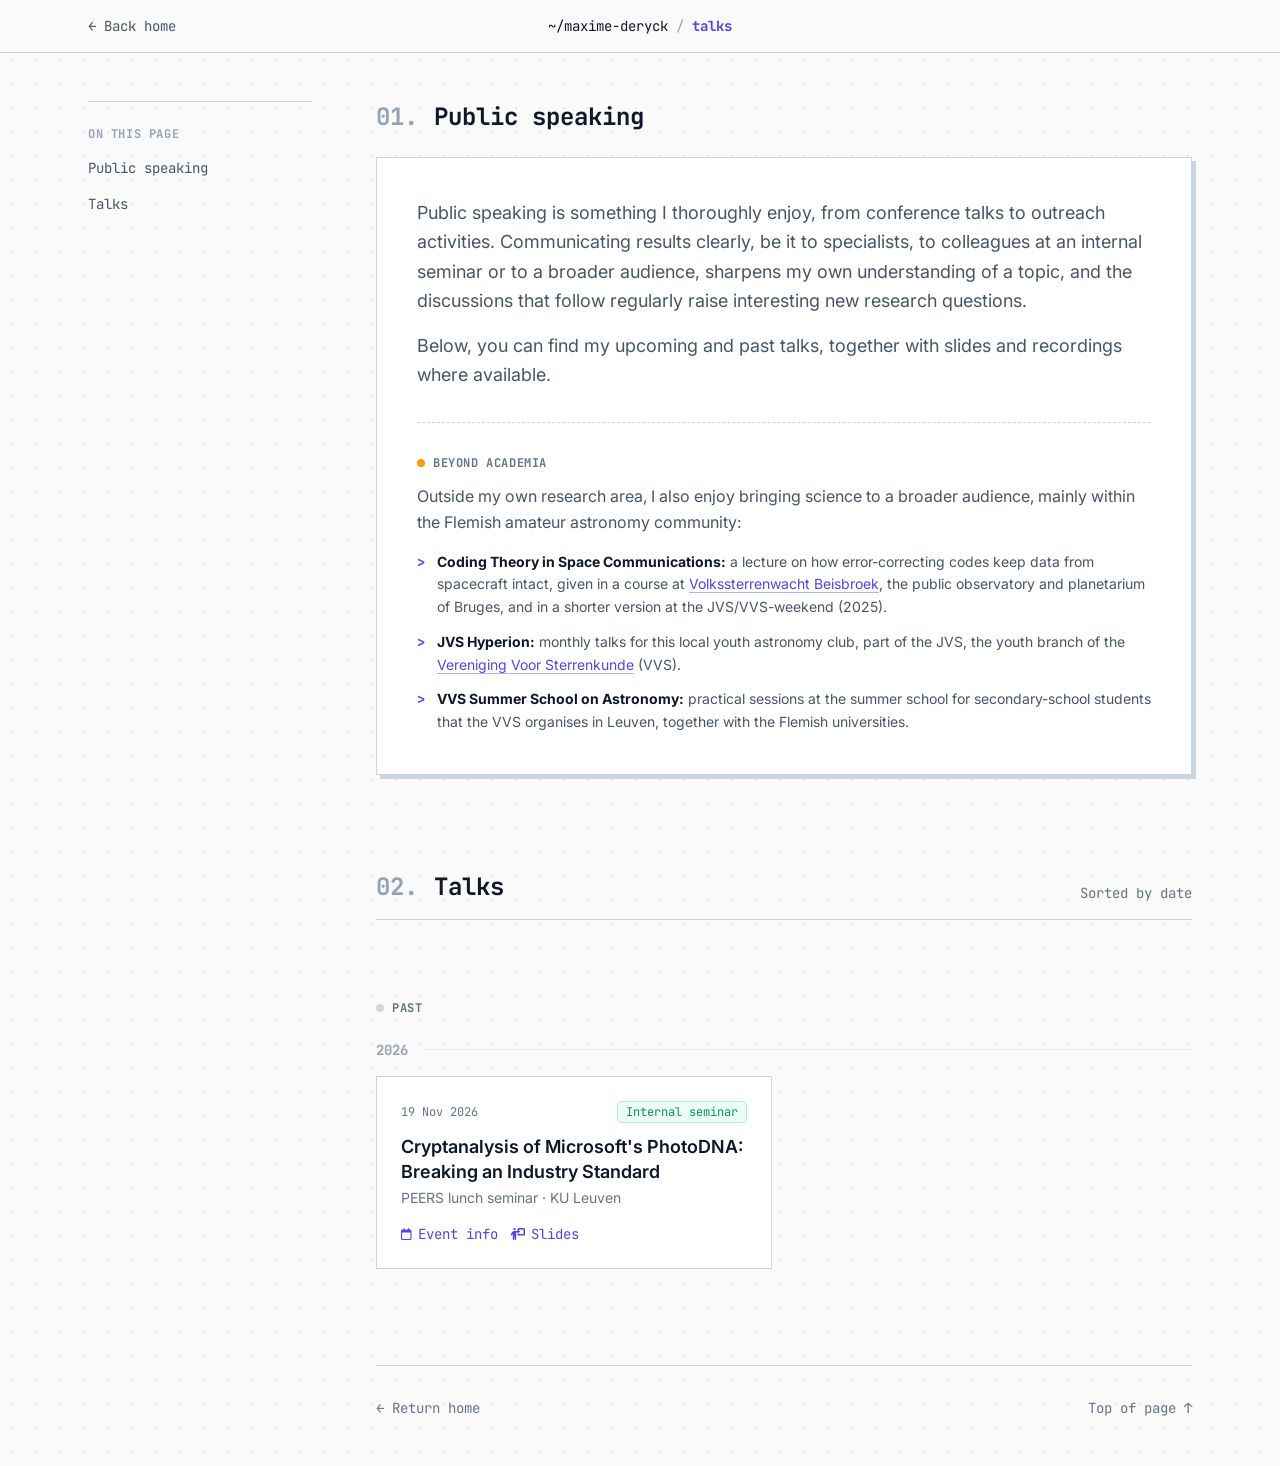
<file: talks.html>
<!doctype html>
<html lang="en" class="scroll-smooth">
  <head>
    <meta charset="UTF-8" />
<meta name="viewport" content="width=device-width, initial-scale=1.0" />

<title>Talks | Maxime Deryck</title>
<!-- Begin Jekyll SEO tag v2.9.0 -->
<meta name="generator" content="Jekyll v4.4.1" />
<meta property="og:title" content="Talks Maxime Deryck" />
<meta name="author" content="Maxime Deryck" />
<meta property="og:locale" content="en_US" />
<meta name="description" content="Working towards openly verifiable perceptual hash functions." />
<meta name="twitter:description" property="og:description" content="Working towards openly verifiable perceptual hash functions." />
<link rel="canonical" href="https://maximederyck.be/talks.html" />
<meta property="og:url" content="https://maximederyck.be/talks.html" />
<meta property="og:site_name" content="Maxime Deryck PhD Researcher" />
<meta property="og:type" content="website" />
<meta name="twitter:card" content="summary" />
<meta name="twitter:title" content="Talks Maxime Deryck" />
<script type="application/ld+json">
{"@context":"https://schema.org","@type":"WebPage","author":{"@type":"Person","name":"Maxime Deryck"},"description":"Working towards openly verifiable perceptual hash functions.","headline":"Talks Maxime Deryck","url":"https://maximederyck.be/talks.html"}</script>
<!-- End Jekyll SEO tag -->


<!-- Ask crawlers not to use this page for AI training (indexing is fine) -->
<meta name="robots" content="noai, noimageai" />
<meta name="tdm-reservation" content="1" />


<link rel="icon" type="image/png" href="/assets/favicon-96x96.png" sizes="96x96" />
<link rel="icon" type="image/svg+xml" href="/assets/favicon.svg" />
<link rel="shortcut icon" href="/assets/favicon.ico" />
<link rel="apple-touch-icon" sizes="180x180" href="/assets/apple-touch-icon.png" />
<meta name="apple-mobile-web-app-title" content="Maxime Deryck" />
<link rel="manifest" href="/assets/site.webmanifest" />

<link rel="preconnect" href="https://fonts.googleapis.com" />
<link rel="preconnect" href="https://fonts.gstatic.com" crossorigin />
<link
  href="https://fonts.googleapis.com/css2?family=Inter:wght@400;500;600&family=JetBrains+Mono:wght@400;700&display=swap"
  rel="stylesheet"
/>
<link rel="stylesheet" href="/assets/css/main.css" />
<script src="/assets/js/site.js" defer></script>

  </head>
  <body
    class="bg-[#fafafa] dark:bg-[#0f1115] text-slate-900 dark:text-slate-200 font-sans min-h-screen bg-grid-pattern transition-colors duration-300 relative"
  >
    
      <nav
  class="sticky top-0 z-50 bg-[#fafafa]/95 dark:bg-[#0f1115]/95 backdrop-blur-md border-b border-slate-300 dark:border-slate-800"
>
  <div class="max-w-6xl mx-auto px-6 py-4 flex items-center justify-between">
    <a
      href="/"
      class="hidden lg:flex font-mono text-sm text-slate-600 dark:text-slate-400 link-subtle items-center gap-2"
    >
      <span>←</span> Back home
    </a>

    <div
      class="font-mono text-sm whitespace-nowrap absolute left-1/2 -translate-x-1/2 flex items-center max-w-[calc(100%-7rem)]"
    >
      <a
        href="/"
        class="shrink-0 text-slate-900 dark:text-slate-200 link-subtle"
        >~/maxime-deryck</a
      >
      <span class="shrink-0 text-slate-400 mx-2">/</span>

      
      <span class="min-w-0 text-indigo-600 dark:text-indigo-400 font-bold truncate">
        talks
      </span>
      
    </div>

    <button
      type="button"
      class="group lg:hidden relative ml-auto h-5 w-5 text-slate-600 dark:text-slate-400 hover:text-indigo-600 dark:hover:text-indigo-400 transition-colors before:absolute before:-inset-3"
      aria-label="Menu"
      aria-expanded="false"
      aria-controls="mobile-menu"
    >
      <span
        class="absolute left-0 top-[3px] h-0.5 w-5 bg-current transition-all duration-300 group-aria-expanded:top-[9px] group-aria-expanded:rotate-45"
      ></span>
      <span
        class="absolute left-0 top-[9px] h-0.5 w-5 bg-current transition-opacity duration-300 group-aria-expanded:opacity-0"
      ></span>
      <span
        class="absolute left-0 top-[15px] h-0.5 w-5 bg-current transition-all duration-300 group-aria-expanded:top-[9px] group-aria-expanded:-rotate-45"
      ></span>
    </button>
  </div>

  <div
    id="mobile-menu"
    class="lg:hidden grid grid-rows-[0fr] opacity-0 data-[open]:grid-rows-[1fr] data-[open]:opacity-100 transition-all duration-300 ease-in-out"
    data-close-on-link
    inert
  >
    <div class="min-h-0 overflow-hidden">
      <div class="max-w-6xl mx-auto px-6 pt-2 pb-6 font-mono text-sm space-y-6">
        <div
          data-toc-wrapper
          data-toc="block text-slate-600 dark:text-slate-400 link-subtle"
          class="hidden space-y-4"
        >
          <h3
            class="text-slate-400 dark:text-slate-500 font-bold uppercase tracking-wider text-xs"
          >
            On this page
          </h3>
        </div>
        <a
          href="/"
          class="flex items-center gap-2 pt-4 border-t border-dashed border-slate-300 dark:border-slate-700 text-slate-600 dark:text-slate-400 link-subtle"
        >
          <span>←</span> Back home
        </a>
      </div>
    </div>
  </div>
</nav>

    

    <main
  class="max-w-6xl mx-auto px-6 py-12 lg:flex lg:gap-16 lg:items-start"
  data-toc-source="section[id]"
  data-toc-numbered
>
  <aside
    class="hidden lg:block w-56 shrink-0 sticky top-24 space-y-8 font-mono text-sm"
  >
    <div
      data-toc="block text-slate-600 dark:text-slate-400 link-subtle"
      class="space-y-4 pt-6 border-t border-slate-300 dark:border-slate-800"
    >
      <h3
        class="text-slate-400 dark:text-slate-500 mb-2 font-bold uppercase tracking-wider text-xs"
      >
        On this page
      </h3>
    </div>
  </aside>

  <div class="flex-1 min-w-0 space-y-24">
    






<section id="speaking" class="scroll-mt-32">
  <h2 class="section-title mb-6">
  <span class="text-slate-400 dark:text-slate-600">01.</span>
  Public speaking
</h2>
  <div class="card card-shadow p-8 md:p-10">
    <div class="text-lg text-slate-600 dark:text-slate-400 leading-relaxed space-y-4 markdown-content">
      
        <p>Public speaking is something I thoroughly enjoy, from conference talks to outreach activities. Communicating results clearly, be it to specialists, to colleagues at an internal seminar or to a broader audience, sharpens my own understanding of a topic, and the discussions that follow regularly raise interesting new research questions.</p>

      
        <p>Below, you can find my upcoming and past talks, together with slides and recordings where available.</p>

      
    </div>

    
    <div class="mt-8 pt-8 border-t border-dashed border-slate-300 dark:border-slate-700">
      <h3 class="list-label mb-3">
  
  <span class="inline-flex h-2 w-2 rounded-full bg-amber-500 dark:bg-amber-400"></span>
   Beyond academia
</h3>

      <p class="text-slate-600 dark:text-slate-400 leading-relaxed mb-4">
        Outside my own research area, I also enjoy bringing science to a broader audience, mainly within the Flemish amateur astronomy community:
      </p>
      <ul class="space-y-3 text-sm text-slate-600 dark:text-slate-400 leading-relaxed underline-links">
        
        <li class="flex gap-3">
          <span class="font-mono text-indigo-600 dark:text-indigo-400 font-bold select-none">&gt;</span>
          <div>
            <strong class="text-slate-900 dark:text-slate-200">Coding Theory in Space Communications:</strong>
            a lecture on how error-correcting codes keep data from spacecraft intact, given in a course at <a href="https://www.cozmix.be/">Volkssterrenwacht Beisbroek</a>, the public observatory and planetarium of Bruges, and in a shorter version at the JVS/VVS-weekend (2025).
          </div>
        </li>
        
        <li class="flex gap-3">
          <span class="font-mono text-indigo-600 dark:text-indigo-400 font-bold select-none">&gt;</span>
          <div>
            <strong class="text-slate-900 dark:text-slate-200">JVS Hyperion:</strong>
            monthly talks for this local youth astronomy club, part of the JVS, the youth branch of the <a href="https://www.vvs.be/">Vereniging Voor Sterrenkunde</a> (VVS).
          </div>
        </li>
        
        <li class="flex gap-3">
          <span class="font-mono text-indigo-600 dark:text-indigo-400 font-bold select-none">&gt;</span>
          <div>
            <strong class="text-slate-900 dark:text-slate-200">VVS Summer School on Astronomy:</strong>
            practical sessions at the summer school for secondary-school students that the VVS organises in Leuven, together with the Flemish universities.
          </div>
        </li>
        
      </ul>
    </div>
    
  </div>
</section>

<section id="talks" class="scroll-mt-32">
  <div
  class="flex items-end justify-between mb-6 border-b border-slate-300 dark:border-slate-800 pb-4"
>
  <h2 class="section-title">
    <span class="text-slate-400 dark:text-slate-600">02.</span>
    Talks
  </h2>
  <span class="font-mono text-sm text-slate-500 text-right"
    >Sorted by date</span
  >
</div>

  
  <div class="space-y-12 pt-2">
    
    <div id="upcoming-talks">
      <h3 class="list-label mb-4">
  
  <span class="inline-flex h-2 w-2 rounded-full bg-indigo-600 dark:bg-indigo-400"></span>
   Upcoming
</h3>

      <div class="space-y-6">
        
          <article
  data-upcoming-talk="2026-11-19-cryptanalysis-of-microsoft-s-photodna-breaking-an-industry-standard"
  data-date="2026-11-19"
  class="flex gap-5 md:gap-8 card border-l-4 border-l-indigo-600 dark:border-l-indigo-400 p-5 md:p-8 shadow-[4px_4px_0px_0px_rgba(79,70,229,0.2)] dark:shadow-[4px_4px_0px_0px_rgba(129,140,248,0.2)]"
>
  <div class="shrink-0 w-16 md:w-20 self-start text-center font-mono border border-slate-300 dark:border-slate-700" aria-hidden="true">
    <div class="bg-indigo-600 dark:bg-indigo-500 text-white text-xs font-bold uppercase tracking-wider py-1">
      Nov
    </div>
    <div class="text-2xl md:text-3xl font-bold text-slate-900 dark:text-white pt-1">
      19
    </div>
    <div class="text-xs text-slate-500 pb-1">
      2026
    </div>
  </div>

  <div class="flex-1 min-w-0">
    <div class="flex flex-wrap items-center gap-x-4 gap-y-2 mb-3">
      <span
  class="font-mono text-xs text-emerald-600 dark:text-emerald-400 bg-emerald-50 dark:bg-emerald-900/30 border border-emerald-200 dark:border-emerald-800 rounded px-2 py-0.5 whitespace-nowrap"
  >Internal seminar</span
>

      <span
  class="font-mono text-xs text-indigo-600 dark:text-indigo-400 inline-flex items-center gap-2 whitespace-nowrap"
>
  <span class="relative flex h-2 w-2">
    <span
      class="absolute inline-flex h-full w-full rounded-full bg-indigo-400 opacity-75 animate-ping motion-reduce:hidden"
    ></span>
    <span
      class="relative inline-flex h-2 w-2 rounded-full bg-indigo-600 dark:bg-indigo-400"
    ></span>
  </span>
  <span data-countdown="2026-11-19"
    >Today</span
  >
</span>

    </div>
    <h4 class="text-xl font-semibold text-slate-900 dark:text-white leading-tight mb-2">
      Cryptanalysis of Microsoft's PhotoDNA: Breaking an Industry Standard
    </h4>
    <p class="text-sm text-slate-500 dark:text-slate-400">
      <span class="sr-only">19 November 2026 · </span>PEERS lunch seminar · KU Leuven
    </p>
    
    <div class="mt-5">
      <div class="flex flex-wrap gap-3 font-mono text-sm">
  
  <a
    href="https://set.kuleuven.be/phd/seminars/peers-lunch-seminars-3"
    target="_blank"
    rel="noopener noreferrer"
    class="inline-flex items-center gap-2 border border-slate-300 dark:border-slate-700 px-3 py-1.5 hover:bg-slate-100 dark:hover:bg-slate-800 transition-colors"
    ><svg
  class="inline-block h-[1em] w-auto shrink-0 fill-current text-xs"
  viewBox="0 0 448 512"
  aria-hidden="true"
>
  <path d="M152 24c0-13.3-10.7-24-24-24s-24 10.7-24 24V64H64C28.7 64 0 92.7 0 128v16 48V448c0 35.3 28.7 64 64 64H384c35.3 0 64-28.7 64-64V192 144 128c0-35.3-28.7-64-64-64H344V24c0-13.3-10.7-24-24-24s-24 10.7-24 24V64H152V24zM48 192H400V448c0 8.8-7.2 16-16 16H64c-8.8 0-16-7.2-16-16V192z" />
</svg>
 Event info</a
  >
   
  <a
    href="assets/Attacks on PhotoDNA - presentation - PEERS.pdf"
    target="_blank"
    rel="noopener noreferrer"
    class="inline-flex items-center gap-2 border border-slate-300 dark:border-slate-700 px-3 py-1.5 hover:bg-slate-100 dark:hover:bg-slate-800 transition-colors"
    ><svg
  class="inline-block h-[1em] w-auto shrink-0 fill-current text-xs"
  viewBox="0 0 640 512"
  aria-hidden="true"
>
  <path d="M192 96a48 48 0 1 0 0-96 48 48 0 1 0 0 96zm-8 384V352h16V480c0 17.7 14.3 32 32 32s32-14.3 32-32V192h56 64 16c17.7 0 32-14.3 32-32s-14.3-32-32-32H384V64H576V256H384V224H320v48c0 26.5 21.5 48 48 48H592c26.5 0 48-21.5 48-48V48c0-26.5-21.5-48-48-48H368c-26.5 0-48 21.5-48 48v80H243.1 177.1c-33.7 0-64.9 17.7-82.3 46.6l-58.3 97c-9.1 15.1-4.2 34.8 10.9 43.9s34.8 4.2 43.9-10.9L120 256.9V480c0 17.7 14.3 32 32 32s32-14.3 32-32z" />
</svg>
 Slides</a
  >
   
</div>
    </div>
  </div>
</article>

        
      </div>
    </div>
    

    
    <div id="past-talks" class="hidden">
      <h3 class="list-label mb-6">
  
  <span class="inline-flex h-2 w-2 rounded-full bg-slate-300 dark:bg-slate-600"></span>
   Past
</h3>

      <div class="space-y-10">
        
          
          

          <div data-year-group class="hidden">
            <div class="flex items-center gap-4 mb-4">
              <span class="font-mono text-sm font-bold text-slate-400 dark:text-slate-500">2026</span>
              <span class="flex-1 border-t border-slate-200 dark:border-slate-800"></span>
            </div>
            <div class="grid grid-cols-1 md:grid-cols-2 gap-6">
              
                
                
                
                
                  <article
  data-past-talk="2026-11-19-cryptanalysis-of-microsoft-s-photodna-breaking-an-industry-standard"
  class="group flex flex-col card p-6 data-[upcoming]:border-t-4 data-[upcoming]:border-t-indigo-600 dark:data-[upcoming]:border-t-indigo-400 lift hidden"
>
  <div class="flex flex-wrap items-center justify-between gap-2 mb-3">
    <p class="font-mono text-xs text-slate-500">19 Nov 2026</p>
    <span
  class="font-mono text-xs text-emerald-600 dark:text-emerald-400 bg-emerald-50 dark:bg-emerald-900/30 border border-emerald-200 dark:border-emerald-800 rounded px-2 py-0.5 whitespace-nowrap"
  >Internal seminar</span
>

  </div>
  
  <h4 class="text-lg font-semibold mb-1 leading-snug">Cryptanalysis of Microsoft's PhotoDNA: Breaking an Industry Standard</h4>
  
  <p class="text-sm text-slate-500 dark:text-slate-400 mb-4">
    PEERS lunch seminar · KU Leuven
  </p>
  <div class="mt-auto flex flex-wrap items-center justify-between gap-3">
    <div class="hidden group-data-[upcoming]:block">
      <span class="font-mono text-xs text-slate-500 dark:text-slate-400">Upcoming</span>
    </div>
    <div class="flex flex-wrap gap-3 font-mono text-sm">
  
  <a
    href="https://set.kuleuven.be/phd/seminars/peers-lunch-seminars-3"
    target="_blank"
    rel="noopener noreferrer"
    class="inline-flex items-center gap-1.5 text-indigo-600 dark:text-indigo-400 hover:underline"
    ><svg
  class="inline-block h-[1em] w-auto shrink-0 fill-current text-xs"
  viewBox="0 0 448 512"
  aria-hidden="true"
>
  <path d="M152 24c0-13.3-10.7-24-24-24s-24 10.7-24 24V64H64C28.7 64 0 92.7 0 128v16 48V448c0 35.3 28.7 64 64 64H384c35.3 0 64-28.7 64-64V192 144 128c0-35.3-28.7-64-64-64H344V24c0-13.3-10.7-24-24-24s-24 10.7-24 24V64H152V24zM48 192H400V448c0 8.8-7.2 16-16 16H64c-8.8 0-16-7.2-16-16V192z" />
</svg>
 Event info</a
  >
   
  <a
    href="assets/Attacks on PhotoDNA - presentation - PEERS.pdf"
    target="_blank"
    rel="noopener noreferrer"
    class="inline-flex items-center gap-1.5 text-indigo-600 dark:text-indigo-400 hover:underline"
    ><svg
  class="inline-block h-[1em] w-auto shrink-0 fill-current text-xs"
  viewBox="0 0 640 512"
  aria-hidden="true"
>
  <path d="M192 96a48 48 0 1 0 0-96 48 48 0 1 0 0 96zm-8 384V352h16V480c0 17.7 14.3 32 32 32s32-14.3 32-32V192h56 64 16c17.7 0 32-14.3 32-32s-14.3-32-32-32H384V64H576V256H384V224H320v48c0 26.5 21.5 48 48 48H592c26.5 0 48-21.5 48-48V48c0-26.5-21.5-48-48-48H368c-26.5 0-48 21.5-48 48v80H243.1 177.1c-33.7 0-64.9 17.7-82.3 46.6l-58.3 97c-9.1 15.1-4.2 34.8 10.9 43.9s34.8 4.2 43.9-10.9L120 256.9V480c0 17.7 14.3 32 32 32s32-14.3 32-32z" />
</svg>
 Slides</a
  >
   
</div>
  </div>
</article>

                
              
            </div>
          </div>
        
      </div>
    </div>
  </div>
  
</section>


    <footer
      class="mt-16 pt-8 border-t border-slate-300 dark:border-slate-800 flex items-center justify-between font-mono text-sm text-slate-500"
    >
      <a href="/" class="link-subtle">← Return home</a>
      <a href="#" class="link-subtle">Top of page ↑</a>
    </footer>
  </div>
</main>

  </body>
</html>
</file>
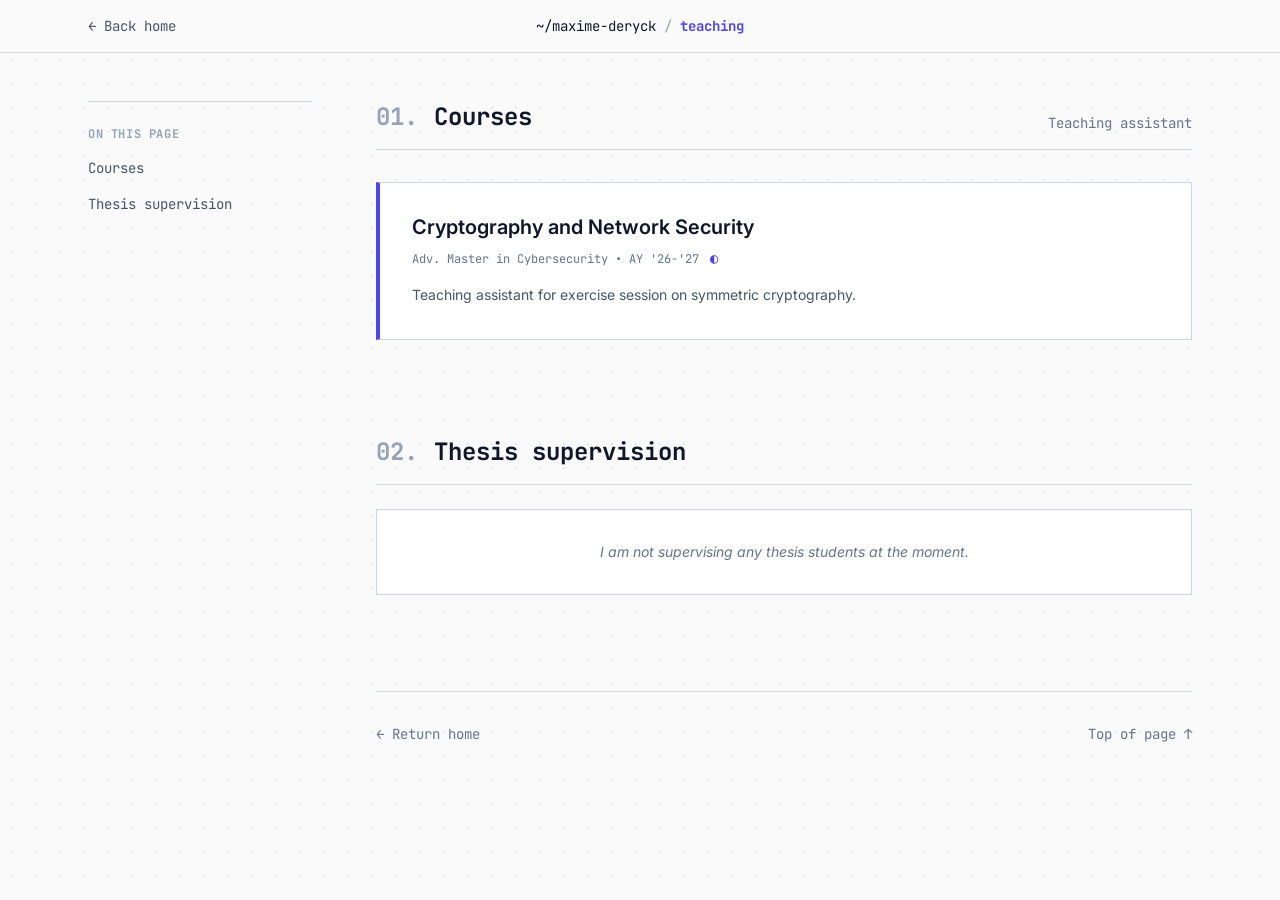
<file: teaching.html>
<!doctype html>
<html lang="en" class="scroll-smooth">
  <head>
    <meta charset="UTF-8" />
<meta name="viewport" content="width=device-width, initial-scale=1.0" />

<title>Teaching | Maxime Deryck</title>
<!-- Begin Jekyll SEO tag v2.9.0 -->
<meta name="generator" content="Jekyll v4.4.1" />
<meta property="og:title" content="Teaching Maxime Deryck" />
<meta name="author" content="Maxime Deryck" />
<meta property="og:locale" content="en_US" />
<meta name="description" content="Working towards openly verifiable perceptual hash functions." />
<meta name="twitter:description" property="og:description" content="Working towards openly verifiable perceptual hash functions." />
<link rel="canonical" href="https://maximederyck.be/teaching.html" />
<meta property="og:url" content="https://maximederyck.be/teaching.html" />
<meta property="og:site_name" content="Maxime Deryck PhD Researcher" />
<meta property="og:type" content="website" />
<meta name="twitter:card" content="summary" />
<meta name="twitter:title" content="Teaching Maxime Deryck" />
<script type="application/ld+json">
{"@context":"https://schema.org","@type":"WebPage","author":{"@type":"Person","name":"Maxime Deryck"},"description":"Working towards openly verifiable perceptual hash functions.","headline":"Teaching Maxime Deryck","url":"https://maximederyck.be/teaching.html"}</script>
<!-- End Jekyll SEO tag -->


<!-- Ask crawlers not to use this page for AI training (indexing is fine) -->
<meta name="robots" content="noai, noimageai" />
<meta name="tdm-reservation" content="1" />


<link rel="icon" type="image/png" href="/assets/favicon-96x96.png" sizes="96x96" />
<link rel="icon" type="image/svg+xml" href="/assets/favicon.svg" />
<link rel="shortcut icon" href="/assets/favicon.ico" />
<link rel="apple-touch-icon" sizes="180x180" href="/assets/apple-touch-icon.png" />
<meta name="apple-mobile-web-app-title" content="Maxime Deryck" />
<link rel="manifest" href="/assets/site.webmanifest" />

<link rel="preconnect" href="https://fonts.googleapis.com" />
<link rel="preconnect" href="https://fonts.gstatic.com" crossorigin />
<link
  href="https://fonts.googleapis.com/css2?family=Inter:wght@400;500;600&family=JetBrains+Mono:wght@400;700&display=swap"
  rel="stylesheet"
/>
<link rel="stylesheet" href="/assets/css/main.css" />
<script src="/assets/js/site.js" defer></script>

  </head>
  <body
    class="bg-[#fafafa] dark:bg-[#0f1115] text-slate-900 dark:text-slate-200 font-sans min-h-screen bg-grid-pattern transition-colors duration-300 relative"
  >
    
      <nav
  class="sticky top-0 z-50 bg-[#fafafa]/95 dark:bg-[#0f1115]/95 backdrop-blur-md border-b border-slate-300 dark:border-slate-800"
>
  <div class="max-w-6xl mx-auto px-6 py-4 flex items-center justify-between">
    <a
      href="/"
      class="hidden lg:flex font-mono text-sm text-slate-600 dark:text-slate-400 link-subtle items-center gap-2"
    >
      <span>←</span> Back home
    </a>

    <div
      class="font-mono text-sm whitespace-nowrap absolute left-1/2 -translate-x-1/2 flex items-center max-w-[calc(100%-7rem)]"
    >
      <a
        href="/"
        class="shrink-0 text-slate-900 dark:text-slate-200 link-subtle"
        >~/maxime-deryck</a
      >
      <span class="shrink-0 text-slate-400 mx-2">/</span>

      
      <span class="min-w-0 text-indigo-600 dark:text-indigo-400 font-bold truncate">
        teaching
      </span>
      
    </div>

    <button
      type="button"
      class="group lg:hidden relative ml-auto h-5 w-5 text-slate-600 dark:text-slate-400 hover:text-indigo-600 dark:hover:text-indigo-400 transition-colors before:absolute before:-inset-3"
      aria-label="Menu"
      aria-expanded="false"
      aria-controls="mobile-menu"
    >
      <span
        class="absolute left-0 top-[3px] h-0.5 w-5 bg-current transition-all duration-300 group-aria-expanded:top-[9px] group-aria-expanded:rotate-45"
      ></span>
      <span
        class="absolute left-0 top-[9px] h-0.5 w-5 bg-current transition-opacity duration-300 group-aria-expanded:opacity-0"
      ></span>
      <span
        class="absolute left-0 top-[15px] h-0.5 w-5 bg-current transition-all duration-300 group-aria-expanded:top-[9px] group-aria-expanded:-rotate-45"
      ></span>
    </button>
  </div>

  <div
    id="mobile-menu"
    class="lg:hidden grid grid-rows-[0fr] opacity-0 data-[open]:grid-rows-[1fr] data-[open]:opacity-100 transition-all duration-300 ease-in-out"
    data-close-on-link
    inert
  >
    <div class="min-h-0 overflow-hidden">
      <div class="max-w-6xl mx-auto px-6 pt-2 pb-6 font-mono text-sm space-y-6">
        <div
          data-toc-wrapper
          data-toc="block text-slate-600 dark:text-slate-400 link-subtle"
          class="hidden space-y-4"
        >
          <h3
            class="text-slate-400 dark:text-slate-500 font-bold uppercase tracking-wider text-xs"
          >
            On this page
          </h3>
        </div>
        <a
          href="/"
          class="flex items-center gap-2 pt-4 border-t border-dashed border-slate-300 dark:border-slate-700 text-slate-600 dark:text-slate-400 link-subtle"
        >
          <span>←</span> Back home
        </a>
      </div>
    </div>
  </div>
</nav>

    

    <main
  class="max-w-6xl mx-auto px-6 py-12 lg:flex lg:gap-16 lg:items-start"
  data-toc-source="section[id]"
  data-toc-numbered
>
  <aside
    class="hidden lg:block w-56 shrink-0 sticky top-24 space-y-8 font-mono text-sm"
  >
    <div
      data-toc="block text-slate-600 dark:text-slate-400 link-subtle"
      class="space-y-4 pt-6 border-t border-slate-300 dark:border-slate-800"
    >
      <h3
        class="text-slate-400 dark:text-slate-500 mb-2 font-bold uppercase tracking-wider text-xs"
      >
        On this page
      </h3>
    </div>
  </aside>

  <div class="flex-1 min-w-0 space-y-24">
    














<section id="courses" class="scroll-mt-32">
  <div
  class="flex items-end justify-between mb-6 border-b border-slate-300 dark:border-slate-800 pb-4"
>
  <h2 class="section-title">
    <span class="text-slate-400 dark:text-slate-600">01.</span>
    Courses
  </h2>
  <span class="font-mono text-sm text-slate-500 text-right"
    >Teaching assistant</span
  >
</div>

  
  <div class="pt-2">
    
    <div class="space-y-6">
      
        
<article
  class="relative card lift border-l-4 border-l-indigo-600 dark:border-l-indigo-400 p-6 md:p-8"
>
  <h3
    class="text-xl font-semibold text-slate-900 dark:text-white leading-tight mb-2"
  >
    Cryptography and Network Security
  </h3>
  <p class="font-mono text-xs text-slate-500 mb-4">
    Adv. Master in Cybersecurity • AY '26-'27 <span
      title="First semester"
      class="text-indigo-600 dark:text-indigo-400 text-sm cursor-help ml-1"
      >◐</span
    >
  </p>
  <p class="text-sm text-slate-600 dark:text-slate-400 leading-relaxed">
    Teaching assistant for exercise session on symmetric cryptography.
  </p>
  
</article>

      
    </div>
    

    
  </div>
  
</section>

<section id="supervision" class="scroll-mt-32">
  <div
  class="flex items-end justify-between mb-6 border-b border-slate-300 dark:border-slate-800 pb-4"
>
  <h2 class="section-title">
    <span class="text-slate-400 dark:text-slate-600">02.</span>
    Thesis supervision
  </h2>
  
</div>

  
    <div
  class="py-8 flex justify-center card p-8"
>
  <p class="text-sm text-slate-500 dark:text-slate-400 italic text-center">
    I am not supervising any thesis students at the moment.
  </p>
</div>

  
</section>


    <footer
      class="mt-16 pt-8 border-t border-slate-300 dark:border-slate-800 flex items-center justify-between font-mono text-sm text-slate-500"
    >
      <a href="/" class="link-subtle">← Return home</a>
      <a href="#" class="link-subtle">Top of page ↑</a>
    </footer>
  </div>
</main>

  </body>
</html>
</file>
<file: assets/css/main.css>
*,:after,:before{--tw-border-spacing-x:0;--tw-border-spacing-y:0;--tw-translate-x:0;--tw-translate-y:0;--tw-rotate:0;--tw-skew-x:0;--tw-skew-y:0;--tw-scale-x:1;--tw-scale-y:1;--tw-pan-x: ;--tw-pan-y: ;--tw-pinch-zoom: ;--tw-scroll-snap-strictness:proximity;--tw-gradient-from-position: ;--tw-gradient-via-position: ;--tw-gradient-to-position: ;--tw-ordinal: ;--tw-slashed-zero: ;--tw-numeric-figure: ;--tw-numeric-spacing: ;--tw-numeric-fraction: ;--tw-ring-inset: ;--tw-ring-offset-width:0px;--tw-ring-offset-color:#fff;--tw-ring-color:rgba(59,130,246,.5);--tw-ring-offset-shadow:0 0 #0000;--tw-ring-shadow:0 0 #0000;--tw-shadow:0 0 #0000;--tw-shadow-colored:0 0 #0000;--tw-blur: ;--tw-brightness: ;--tw-contrast: ;--tw-grayscale: ;--tw-hue-rotate: ;--tw-invert: ;--tw-saturate: ;--tw-sepia: ;--tw-drop-shadow: ;--tw-backdrop-blur: ;--tw-backdrop-brightness: ;--tw-backdrop-contrast: ;--tw-backdrop-grayscale: ;--tw-backdrop-hue-rotate: ;--tw-backdrop-invert: ;--tw-backdrop-opacity: ;--tw-backdrop-saturate: ;--tw-backdrop-sepia: ;--tw-contain-size: ;--tw-contain-layout: ;--tw-contain-paint: ;--tw-contain-style: }::backdrop{--tw-border-spacing-x:0;--tw-border-spacing-y:0;--tw-translate-x:0;--tw-translate-y:0;--tw-rotate:0;--tw-skew-x:0;--tw-skew-y:0;--tw-scale-x:1;--tw-scale-y:1;--tw-pan-x: ;--tw-pan-y: ;--tw-pinch-zoom: ;--tw-scroll-snap-strictness:proximity;--tw-gradient-from-position: ;--tw-gradient-via-position: ;--tw-gradient-to-position: ;--tw-ordinal: ;--tw-slashed-zero: ;--tw-numeric-figure: ;--tw-numeric-spacing: ;--tw-numeric-fraction: ;--tw-ring-inset: ;--tw-ring-offset-width:0px;--tw-ring-offset-color:#fff;--tw-ring-color:rgba(59,130,246,.5);--tw-ring-offset-shadow:0 0 #0000;--tw-ring-shadow:0 0 #0000;--tw-shadow:0 0 #0000;--tw-shadow-colored:0 0 #0000;--tw-blur: ;--tw-brightness: ;--tw-contrast: ;--tw-grayscale: ;--tw-hue-rotate: ;--tw-invert: ;--tw-saturate: ;--tw-sepia: ;--tw-drop-shadow: ;--tw-backdrop-blur: ;--tw-backdrop-brightness: ;--tw-backdrop-contrast: ;--tw-backdrop-grayscale: ;--tw-backdrop-hue-rotate: ;--tw-backdrop-invert: ;--tw-backdrop-opacity: ;--tw-backdrop-saturate: ;--tw-backdrop-sepia: ;--tw-contain-size: ;--tw-contain-layout: ;--tw-contain-paint: ;--tw-contain-style: }/*! tailwindcss v3.4.17 | MIT License | https://tailwindcss.com*/*,:after,:before{border:0 solid #e5e7eb;box-sizing:border-box}:after,:before{--tw-content:""}:host,html{line-height:1.5;-webkit-text-size-adjust:100%;font-family:Inter,system-ui,sans-serif;font-feature-settings:normal;font-variation-settings:normal;-moz-tab-size:4;-o-tab-size:4;tab-size:4;-webkit-tap-highlight-color:transparent}body{line-height:inherit;margin:0}hr{border-top-width:1px;color:inherit;height:0}abbr:where([title]){-webkit-text-decoration:underline dotted;text-decoration:underline dotted}h1,h2,h3,h4,h5,h6{font-size:inherit;font-weight:inherit}a{color:inherit;text-decoration:inherit}b,strong{font-weight:bolder}code,kbd,pre,samp{font-family:JetBrains Mono,Menlo,monospace;font-feature-settings:normal;font-size:1em;font-variation-settings:normal}small{font-size:80%}sub,sup{font-size:75%;line-height:0;position:relative;vertical-align:baseline}sub{bottom:-.25em}sup{top:-.5em}table{border-collapse:collapse;border-color:inherit;text-indent:0}button,input,optgroup,select,textarea{color:inherit;font-family:inherit;font-feature-settings:inherit;font-size:100%;font-variation-settings:inherit;font-weight:inherit;letter-spacing:inherit;line-height:inherit;margin:0;padding:0}button,select{text-transform:none}button,input:where([type=button]),input:where([type=reset]),input:where([type=submit]){-webkit-appearance:button;background-color:transparent;background-image:none}:-moz-focusring{outline:auto}:-moz-ui-invalid{box-shadow:none}progress{vertical-align:baseline}::-webkit-inner-spin-button,::-webkit-outer-spin-button{height:auto}[type=search]{-webkit-appearance:textfield;outline-offset:-2px}::-webkit-search-decoration{-webkit-appearance:none}::-webkit-file-upload-button{-webkit-appearance:button;font:inherit}summary{display:list-item}blockquote,dd,dl,figure,h1,h2,h3,h4,h5,h6,hr,p,pre{margin:0}fieldset{margin:0}fieldset,legend{padding:0}menu,ol,ul{list-style:none;margin:0;padding:0}dialog{padding:0}textarea{resize:vertical}input::-moz-placeholder,textarea::-moz-placeholder{color:#9ca3af;opacity:1}input::placeholder,textarea::placeholder{color:#9ca3af;opacity:1}[role=button],button{cursor:pointer}:disabled{cursor:default}audio,canvas,embed,iframe,img,object,svg,video{display:block;vertical-align:middle}img,video{height:auto;max-width:100%}[hidden]:where(:not([hidden=until-found])){display:none}.\!container{width:100%!important}.container{width:100%}@media (min-width:640px){.\!container{max-width:640px!important}.container{max-width:640px}}@media (min-width:768px){.\!container{max-width:768px!important}.container{max-width:768px}}@media (min-width:1024px){.\!container{max-width:1024px!important}.container{max-width:1024px}}@media (min-width:1280px){.\!container{max-width:1280px!important}.container{max-width:1280px}}@media (min-width:1536px){.\!container{max-width:1536px!important}.container{max-width:1536px}}.prose{color:var(--tw-prose-body);max-width:65ch}.prose :where(p):not(:where([class~=not-prose],[class~=not-prose] *)){margin-bottom:1.25em;margin-top:1.25em}.prose :where([class~=lead]):not(:where([class~=not-prose],[class~=not-prose] *)){color:var(--tw-prose-lead);font-size:1.25em;line-height:1.6;margin-bottom:1.2em;margin-top:1.2em}.prose :where(a):not(:where([class~=not-prose],[class~=not-prose] *)){border-bottom:1px solid #4f46e5;color:var(--tw-prose-links);font-weight:500;text-decoration:none;transition:all .2s ease}.prose :where(a):not(:where([class~=not-prose],[class~=not-prose] *)):hover{background-color:#eef2ff}.prose :where(strong):not(:where([class~=not-prose],[class~=not-prose] *)){color:var(--tw-prose-bold);font-weight:600}.prose :where(a strong):not(:where([class~=not-prose],[class~=not-prose] *)){color:inherit}.prose :where(blockquote strong):not(:where([class~=not-prose],[class~=not-prose] *)){color:inherit}.prose :where(thead th strong):not(:where([class~=not-prose],[class~=not-prose] *)){color:inherit}.prose :where(ol):not(:where([class~=not-prose],[class~=not-prose] *)){list-style-type:decimal;margin-bottom:1.25em;margin-top:1.25em;padding-inline-start:1.625em}.prose :where(ol[type=A]):not(:where([class~=not-prose],[class~=not-prose] *)){list-style-type:upper-alpha}.prose :where(ol[type=a]):not(:where([class~=not-prose],[class~=not-prose] *)){list-style-type:lower-alpha}.prose :where(ol[type=A s]):not(:where([class~=not-prose],[class~=not-prose] *)){list-style-type:upper-alpha}.prose :where(ol[type=a s]):not(:where([class~=not-prose],[class~=not-prose] *)){list-style-type:lower-alpha}.prose :where(ol[type=I]):not(:where([class~=not-prose],[class~=not-prose] *)){list-style-type:upper-roman}.prose :where(ol[type=i]):not(:where([class~=not-prose],[class~=not-prose] *)){list-style-type:lower-roman}.prose :where(ol[type=I s]):not(:where([class~=not-prose],[class~=not-prose] *)){list-style-type:upper-roman}.prose :where(ol[type=i s]):not(:where([class~=not-prose],[class~=not-prose] *)){list-style-type:lower-roman}.prose :where(ol[type="1"]):not(:where([class~=not-prose],[class~=not-prose] *)){list-style-type:decimal}.prose :where(ul):not(:where([class~=not-prose],[class~=not-prose] *)){list-style-type:disc;margin-bottom:1.25em;margin-top:1.25em;padding-inline-start:1.625em}.prose :where(ol>li):not(:where([class~=not-prose],[class~=not-prose] *))::marker{color:var(--tw-prose-counters);font-weight:400}.prose :where(ul>li):not(:where([class~=not-prose],[class~=not-prose] *))::marker{color:var(--tw-prose-bullets)}.prose :where(dt):not(:where([class~=not-prose],[class~=not-prose] *)){color:var(--tw-prose-headings);font-weight:600;margin-top:1.25em}.prose :where(hr):not(:where([class~=not-prose],[class~=not-prose] *)){border-color:var(--tw-prose-hr);border-top-width:1px;margin-bottom:3em;margin-top:3em}.prose :where(blockquote):not(:where([class~=not-prose],[class~=not-prose] *)){background-color:#f8fafc;border-inline-start-color:var(--tw-prose-quote-borders);border-inline-start-width:.25rem;border:1px solid #e2e8f0;border-left:4px solid #4f46e5;color:var(--tw-prose-quotes);font-style:normal;font-weight:500;margin-bottom:1.6em;margin-top:1.6em;padding-inline-start:1em;padding:1rem;quotes:"\201C""\201D""\2018""\2019"}.prose :where(blockquote p:first-of-type):not(:where([class~=not-prose],[class~=not-prose] *)):before{content:open-quote}.prose :where(blockquote p:last-of-type):not(:where([class~=not-prose],[class~=not-prose] *)):after{content:close-quote}.prose :where(h1):not(:where([class~=not-prose],[class~=not-prose] *)){color:var(--tw-prose-headings);font-size:2.25em;font-weight:800;line-height:1.1111111;margin-bottom:.8888889em;margin-top:0}.prose :where(h1 strong):not(:where([class~=not-prose],[class~=not-prose] *)){color:inherit;font-weight:900}.prose :where(h2):not(:where([class~=not-prose],[class~=not-prose] *)){color:var(--tw-prose-headings);font-size:1.5em;font-weight:700;line-height:1.3333333;margin-bottom:1em;margin-top:2em}.prose :where(h2 strong):not(:where([class~=not-prose],[class~=not-prose] *)){color:inherit;font-weight:800}.prose :where(h3):not(:where([class~=not-prose],[class~=not-prose] *)){color:var(--tw-prose-headings);font-size:1.25em;font-weight:600;line-height:1.6;margin-bottom:.6em;margin-top:1.6em}.prose :where(h3 strong):not(:where([class~=not-prose],[class~=not-prose] *)){color:inherit;font-weight:700}.prose :where(h4):not(:where([class~=not-prose],[class~=not-prose] *)){color:var(--tw-prose-headings);font-weight:600;line-height:1.5;margin-bottom:.5em;margin-top:1.5em}.prose :where(h4 strong):not(:where([class~=not-prose],[class~=not-prose] *)){color:inherit;font-weight:700}.prose :where(img):not(:where([class~=not-prose],[class~=not-prose] *)){margin-bottom:2em;margin-top:2em}.prose :where(picture):not(:where([class~=not-prose],[class~=not-prose] *)){display:block;margin-bottom:2em;margin-top:2em}.prose :where(video):not(:where([class~=not-prose],[class~=not-prose] *)){margin-bottom:2em;margin-top:2em}.prose :where(kbd):not(:where([class~=not-prose],[class~=not-prose] *)){border-radius:.3125rem;box-shadow:0 0 0 1px rgb(var(--tw-prose-kbd-shadows)/10%),0 3px 0 rgb(var(--tw-prose-kbd-shadows)/10%);color:var(--tw-prose-kbd);font-family:inherit;font-size:.875em;font-weight:500;padding-inline-end:.375em;padding-bottom:.1875em;padding-top:.1875em;padding-inline-start:.375em}.prose :where(code):not(:where([class~=not-prose],[class~=not-prose] *)){background-color:#f1f5f9;border:1px solid #e2e8f0;color:var(--tw-prose-code);font-size:.875em;font-weight:400;padding:.2em .4em}.prose :where(code):not(:where([class~=not-prose],[class~=not-prose] *)):before{content:""}.prose :where(code):not(:where([class~=not-prose],[class~=not-prose] *)):after{content:""}.prose :where(a code):not(:where([class~=not-prose],[class~=not-prose] *)){color:inherit}.prose :where(h1 code):not(:where([class~=not-prose],[class~=not-prose] *)){color:inherit}.prose :where(h2 code):not(:where([class~=not-prose],[class~=not-prose] *)){color:inherit;font-size:.875em}.prose :where(h3 code):not(:where([class~=not-prose],[class~=not-prose] *)){color:inherit;font-size:.9em}.prose :where(h4 code):not(:where([class~=not-prose],[class~=not-prose] *)){color:inherit}.prose :where(blockquote code):not(:where([class~=not-prose],[class~=not-prose] *)){color:inherit}.prose :where(thead th code):not(:where([class~=not-prose],[class~=not-prose] *)){color:inherit}.prose :where(pre):not(:where([class~=not-prose],[class~=not-prose] *)){background-color:var(--tw-prose-pre-bg);border:1px solid #334155;border-radius:0;color:var(--tw-prose-pre-code);font-size:.875em;font-weight:400;line-height:1.7142857;margin-bottom:1.7142857em;margin-top:1.7142857em;overflow-x:auto;padding-inline-end:1.1428571em;padding-bottom:.8571429em;padding-top:.8571429em;padding-inline-start:1.1428571em}.prose :where(pre code):not(:where([class~=not-prose],[class~=not-prose] *)){background-color:transparent;border-radius:0;border-width:0;color:inherit;font-family:inherit;font-size:inherit;font-weight:inherit;line-height:inherit;padding:0}.prose :where(pre code):not(:where([class~=not-prose],[class~=not-prose] *)):before{content:none}.prose :where(pre code):not(:where([class~=not-prose],[class~=not-prose] *)):after{content:none}.prose :where(table):not(:where([class~=not-prose],[class~=not-prose] *)){font-size:.875em;line-height:1.7142857;margin-bottom:2em;margin-top:2em;table-layout:auto;width:100%}.prose :where(thead):not(:where([class~=not-prose],[class~=not-prose] *)){border-bottom-color:var(--tw-prose-th-borders);border-bottom-width:1px}.prose :where(thead th):not(:where([class~=not-prose],[class~=not-prose] *)){color:var(--tw-prose-headings);font-weight:600;padding-inline-end:.5714286em;padding-bottom:.5714286em;padding-inline-start:.5714286em;vertical-align:bottom}.prose :where(tbody tr):not(:where([class~=not-prose],[class~=not-prose] *)){border-bottom-color:var(--tw-prose-td-borders);border-bottom-width:1px}.prose :where(tbody tr:last-child):not(:where([class~=not-prose],[class~=not-prose] *)){border-bottom-width:0}.prose :where(tbody td):not(:where([class~=not-prose],[class~=not-prose] *)){vertical-align:baseline}.prose :where(tfoot):not(:where([class~=not-prose],[class~=not-prose] *)){border-top-color:var(--tw-prose-th-borders);border-top-width:1px}.prose :where(tfoot td):not(:where([class~=not-prose],[class~=not-prose] *)){vertical-align:top}.prose :where(th,td):not(:where([class~=not-prose],[class~=not-prose] *)){text-align:start}.prose :where(figure>*):not(:where([class~=not-prose],[class~=not-prose] *)){margin-bottom:0;margin-top:0}.prose :where(figcaption):not(:where([class~=not-prose],[class~=not-prose] *)){color:var(--tw-prose-captions);font-size:.875em;line-height:1.4285714;margin-top:.8571429em}.prose{--tw-prose-body:#475569;--tw-prose-headings:#0f172a;--tw-prose-lead:#4b5563;--tw-prose-links:#4f46e5;--tw-prose-bold:#0f172a;--tw-prose-counters:#64748b;--tw-prose-bullets:#cbd5e1;--tw-prose-hr:#e2e8f0;--tw-prose-quotes:#0f172a;--tw-prose-quote-borders:#4f46e5;--tw-prose-captions:#64748b;--tw-prose-kbd:#111827;--tw-prose-kbd-shadows:17 24 39;--tw-prose-code:#0f172a;--tw-prose-pre-code:#e2e8f0;--tw-prose-pre-bg:#1e293b;--tw-prose-th-borders:#d1d5db;--tw-prose-td-borders:#e5e7eb;--tw-prose-invert-body:#d1d5db;--tw-prose-invert-headings:#fff;--tw-prose-invert-lead:#9ca3af;--tw-prose-invert-links:#fff;--tw-prose-invert-bold:#fff;--tw-prose-invert-counters:#9ca3af;--tw-prose-invert-bullets:#4b5563;--tw-prose-invert-hr:#374151;--tw-prose-invert-quotes:#f3f4f6;--tw-prose-invert-quote-borders:#374151;--tw-prose-invert-captions:#9ca3af;--tw-prose-invert-kbd:#fff;--tw-prose-invert-kbd-shadows:255 255 255;--tw-prose-invert-code:#fff;--tw-prose-invert-pre-code:#d1d5db;--tw-prose-invert-pre-bg:rgba(0,0,0,.5);--tw-prose-invert-th-borders:#4b5563;--tw-prose-invert-td-borders:#374151;font-size:1rem;line-height:1.75}.prose :where(picture>img):not(:where([class~=not-prose],[class~=not-prose] *)){margin-bottom:0;margin-top:0}.prose :where(li):not(:where([class~=not-prose],[class~=not-prose] *)){margin-bottom:.5em;margin-top:.5em}.prose :where(ol>li):not(:where([class~=not-prose],[class~=not-prose] *)){padding-inline-start:.375em}.prose :where(ul>li):not(:where([class~=not-prose],[class~=not-prose] *)){padding-inline-start:.375em}.prose :where(.prose>ul>li p):not(:where([class~=not-prose],[class~=not-prose] *)){margin-bottom:.75em;margin-top:.75em}.prose :where(.prose>ul>li>p:first-child):not(:where([class~=not-prose],[class~=not-prose] *)){margin-top:1.25em}.prose :where(.prose>ul>li>p:last-child):not(:where([class~=not-prose],[class~=not-prose] *)){margin-bottom:1.25em}.prose :where(.prose>ol>li>p:first-child):not(:where([class~=not-prose],[class~=not-prose] *)){margin-top:1.25em}.prose :where(.prose>ol>li>p:last-child):not(:where([class~=not-prose],[class~=not-prose] *)){margin-bottom:1.25em}.prose :where(ul ul,ul ol,ol ul,ol ol):not(:where([class~=not-prose],[class~=not-prose] *)){margin-bottom:.75em;margin-top:.75em}.prose :where(dl):not(:where([class~=not-prose],[class~=not-prose] *)){margin-bottom:1.25em;margin-top:1.25em}.prose :where(dd):not(:where([class~=not-prose],[class~=not-prose] *)){margin-top:.5em;padding-inline-start:1.625em}.prose :where(hr+*):not(:where([class~=not-prose],[class~=not-prose] *)){margin-top:0}.prose :where(h2+*):not(:where([class~=not-prose],[class~=not-prose] *)){margin-top:0}.prose :where(h3+*):not(:where([class~=not-prose],[class~=not-prose] *)){margin-top:0}.prose :where(h4+*):not(:where([class~=not-prose],[class~=not-prose] *)){margin-top:0}.prose :where(thead th:first-child):not(:where([class~=not-prose],[class~=not-prose] *)){padding-inline-start:0}.prose :where(thead th:last-child):not(:where([class~=not-prose],[class~=not-prose] *)){padding-inline-end:0}.prose :where(tbody td,tfoot td):not(:where([class~=not-prose],[class~=not-prose] *)){padding-inline-end:.5714286em;padding-bottom:.5714286em;padding-top:.5714286em;padding-inline-start:.5714286em}.prose :where(tbody td:first-child,tfoot td:first-child):not(:where([class~=not-prose],[class~=not-prose] *)){padding-inline-start:0}.prose :where(tbody td:last-child,tfoot td:last-child):not(:where([class~=not-prose],[class~=not-prose] *)){padding-inline-end:0}.prose :where(figure):not(:where([class~=not-prose],[class~=not-prose] *)){margin-bottom:2em;margin-top:2em}.prose :where(.prose>:first-child):not(:where([class~=not-prose],[class~=not-prose] *)){margin-top:0}.prose :where(.prose>:last-child):not(:where([class~=not-prose],[class~=not-prose] *)){margin-bottom:0}.prose :where(h1,h2,h3,h4):not(:where([class~=not-prose],[class~=not-prose] *)){font-family:JetBrains Mono,Menlo,monospace;font-weight:700;letter-spacing:-.025em}.prose-slate{--tw-prose-body:#334155;--tw-prose-headings:#0f172a;--tw-prose-lead:#475569;--tw-prose-links:#0f172a;--tw-prose-bold:#0f172a;--tw-prose-counters:#64748b;--tw-prose-bullets:#cbd5e1;--tw-prose-hr:#e2e8f0;--tw-prose-quotes:#0f172a;--tw-prose-quote-borders:#e2e8f0;--tw-prose-captions:#64748b;--tw-prose-kbd:#0f172a;--tw-prose-kbd-shadows:15 23 42;--tw-prose-code:#0f172a;--tw-prose-pre-code:#e2e8f0;--tw-prose-pre-bg:#1e293b;--tw-prose-th-borders:#cbd5e1;--tw-prose-td-borders:#e2e8f0;--tw-prose-invert-body:#cbd5e1;--tw-prose-invert-headings:#fff;--tw-prose-invert-lead:#94a3b8;--tw-prose-invert-links:#fff;--tw-prose-invert-bold:#fff;--tw-prose-invert-counters:#94a3b8;--tw-prose-invert-bullets:#475569;--tw-prose-invert-hr:#334155;--tw-prose-invert-quotes:#f1f5f9;--tw-prose-invert-quote-borders:#334155;--tw-prose-invert-captions:#94a3b8;--tw-prose-invert-kbd:#fff;--tw-prose-invert-kbd-shadows:255 255 255;--tw-prose-invert-code:#fff;--tw-prose-invert-pre-code:#cbd5e1;--tw-prose-invert-pre-bg:rgba(0,0,0,.5);--tw-prose-invert-th-borders:#475569;--tw-prose-invert-td-borders:#334155}.card{border-width:1px;--tw-border-opacity:1;border-color:rgb(203 213 225/var(--tw-border-opacity,1));--tw-bg-opacity:1;background-color:rgb(255 255 255/var(--tw-bg-opacity,1))}@media (prefers-color-scheme:dark){.card{--tw-border-opacity:1;border-color:rgb(51 65 85/var(--tw-border-opacity,1));--tw-bg-opacity:1;background-color:rgb(22 24 29/var(--tw-bg-opacity,1))}}.card-shadow{--tw-shadow:4px 4px 0px 0px #cbd5e1;--tw-shadow-colored:4px 4px 0px 0px var(--tw-shadow-color);box-shadow:var(--tw-ring-offset-shadow,0 0 #0000),var(--tw-ring-shadow,0 0 #0000),var(--tw-shadow)}@media (prefers-color-scheme:dark){.card-shadow{--tw-shadow:4px 4px 0px 0px #1e293b;--tw-shadow-colored:4px 4px 0px 0px var(--tw-shadow-color);box-shadow:var(--tw-ring-offset-shadow,0 0 #0000),var(--tw-ring-shadow,0 0 #0000),var(--tw-shadow)}}.lift{transition-duration:.3s;transition-property:all;transition-timing-function:cubic-bezier(.4,0,.2,1)}.lift:hover{--tw-translate-y:-0.25rem;transform:translate(var(--tw-translate-x),var(--tw-translate-y)) rotate(var(--tw-rotate)) skewX(var(--tw-skew-x)) skewY(var(--tw-skew-y)) scaleX(var(--tw-scale-x)) scaleY(var(--tw-scale-y));--tw-shadow:4px 4px 0px 0px rgba(79,70,229,.2);--tw-shadow-colored:4px 4px 0px 0px var(--tw-shadow-color);box-shadow:var(--tw-ring-offset-shadow,0 0 #0000),var(--tw-ring-shadow,0 0 #0000),var(--tw-shadow)}@media (prefers-color-scheme:dark){.lift:hover{--tw-shadow:4px 4px 0px 0px rgba(129,140,248,.2);--tw-shadow-colored:4px 4px 0px 0px var(--tw-shadow-color);box-shadow:var(--tw-ring-offset-shadow,0 0 #0000),var(--tw-ring-shadow,0 0 #0000),var(--tw-shadow)}}.group-lift{transition-duration:.3s;transition-property:all;transition-timing-function:cubic-bezier(.4,0,.2,1)}.group:hover .group-lift{--tw-translate-y:-0.25rem;transform:translate(var(--tw-translate-x),var(--tw-translate-y)) rotate(var(--tw-rotate)) skewX(var(--tw-skew-x)) skewY(var(--tw-skew-y)) scaleX(var(--tw-scale-x)) scaleY(var(--tw-scale-y));--tw-shadow:4px 4px 0px 0px rgba(79,70,229,.2);--tw-shadow-colored:4px 4px 0px 0px var(--tw-shadow-color);box-shadow:var(--tw-ring-offset-shadow,0 0 #0000),var(--tw-ring-shadow,0 0 #0000),var(--tw-shadow)}@media (prefers-color-scheme:dark){.group:hover .group-lift{--tw-shadow:4px 4px 0px 0px rgba(129,140,248,.2);--tw-shadow-colored:4px 4px 0px 0px var(--tw-shadow-color);box-shadow:var(--tw-ring-offset-shadow,0 0 #0000),var(--tw-ring-shadow,0 0 #0000),var(--tw-shadow)}}.hover-year{pointer-events:none;position:absolute;right:1.5rem;top:0;z-index:-10;--tw-translate-y:1rem;font-size:.875rem;font-weight:700;letter-spacing:.1em;line-height:1.25rem;--tw-text-opacity:1;color:rgb(148 163 184/var(--tw-text-opacity,1));opacity:0;transition-duration:.3s;transition-property:all;transition-timing-function:cubic-bezier(.4,0,.2,1)}.group:hover .hover-year,.hover-year{transform:translate(var(--tw-translate-x),var(--tw-translate-y)) rotate(var(--tw-rotate)) skewX(var(--tw-skew-x)) skewY(var(--tw-skew-y)) scaleX(var(--tw-scale-x)) scaleY(var(--tw-scale-y))}.group:hover .hover-year{--tw-translate-y:-1.75rem;opacity:1}@media (prefers-color-scheme:dark){.hover-year{--tw-text-opacity:1;color:rgb(100 116 139/var(--tw-text-opacity,1))}}.section-title{align-items:center;display:flex;font-family:JetBrains Mono,Menlo,monospace;font-size:1.5rem;font-weight:700;gap:1rem;line-height:2rem;--tw-text-opacity:1;color:rgb(15 23 42/var(--tw-text-opacity,1))}@media (prefers-color-scheme:dark){.section-title{--tw-text-opacity:1;color:rgb(255 255 255/var(--tw-text-opacity,1))}}.list-label{align-items:center;display:flex;font-family:JetBrains Mono,Menlo,monospace;font-size:.75rem;font-weight:700;gap:.5rem;letter-spacing:.05em;line-height:1rem;text-transform:uppercase;--tw-text-opacity:1;color:rgb(100 116 139/var(--tw-text-opacity,1))}@media (prefers-color-scheme:dark){.list-label{--tw-text-opacity:1;color:rgb(148 163 184/var(--tw-text-opacity,1))}}.btn-outline{align-items:center;border-width:1px;display:flex;gap:.5rem;justify-content:center;--tw-border-opacity:1;background-color:transparent;border-color:rgb(203 213 225/var(--tw-border-opacity,1));font-family:JetBrains Mono,Menlo,monospace;font-size:.875rem;line-height:1.25rem;padding:1rem;--tw-text-opacity:1;color:rgb(71 85 105/var(--tw-text-opacity,1));transition-duration:.15s;transition-property:all;transition-timing-function:cubic-bezier(.4,0,.2,1)}.btn-outline:hover{--tw-border-opacity:1;border-color:rgb(79 70 229/var(--tw-border-opacity,1));--tw-bg-opacity:1;background-color:rgb(79 70 229/var(--tw-bg-opacity,1));--tw-text-opacity:1;color:rgb(255 255 255/var(--tw-text-opacity,1))}@media (prefers-color-scheme:dark){.btn-outline{--tw-border-opacity:1;border-color:rgb(51 65 85/var(--tw-border-opacity,1));--tw-text-opacity:1;color:rgb(148 163 184/var(--tw-text-opacity,1))}.btn-outline:hover{--tw-border-opacity:1;border-color:rgb(99 102 241/var(--tw-border-opacity,1));--tw-bg-opacity:1;background-color:rgb(99 102 241/var(--tw-bg-opacity,1));--tw-text-opacity:1;color:rgb(255 255 255/var(--tw-text-opacity,1))}}.underline-links a{border-bottom-width:1px;--tw-border-opacity:1;border-color:rgb(165 180 252/var(--tw-border-opacity,1));--tw-text-opacity:1;color:rgb(79 70 229/var(--tw-text-opacity,1))}.underline-links a:hover{--tw-border-opacity:1;border-color:rgb(79 70 229/var(--tw-border-opacity,1))}@media (prefers-color-scheme:dark){.underline-links a{--tw-border-opacity:1;border-color:rgb(67 56 202/var(--tw-border-opacity,1));--tw-text-opacity:1;color:rgb(129 140 248/var(--tw-text-opacity,1))}}.link-subtle{transition-duration:.15s;transition-property:color,background-color,border-color,text-decoration-color,fill,stroke;transition-timing-function:cubic-bezier(.4,0,.2,1)}.link-subtle:hover{--tw-text-opacity:1;color:rgb(79 70 229/var(--tw-text-opacity,1))}@media (prefers-color-scheme:dark){.link-subtle:hover{--tw-text-opacity:1;color:rgb(129 140 248/var(--tw-text-opacity,1))}}.sr-only{height:1px;margin:-1px;overflow:hidden;padding:0;position:absolute;width:1px;clip:rect(0,0,0,0);border-width:0;white-space:nowrap}.visible{visibility:visible}.static{position:static}.absolute{position:absolute}.relative{position:relative}.sticky{position:sticky}.-top-12{top:-3rem}.left-0{left:0}.left-1\/2{left:50%}.left-8{left:2rem}.top-0{top:0}.top-24{top:6rem}.top-\[15px\]{top:15px}.top-\[3px\]{top:3px}.top-\[9px\]{top:9px}.z-0{z-index:0}.z-10{z-index:10}.z-50{z-index:50}.mx-2{margin-left:.5rem;margin-right:.5rem}.mx-auto{margin-left:auto;margin-right:auto}.-mr-2{margin-right:-.5rem}.mb-1{margin-bottom:.25rem}.mb-10{margin-bottom:2.5rem}.mb-12{margin-bottom:3rem}.mb-2{margin-bottom:.5rem}.mb-3{margin-bottom:.75rem}.mb-4{margin-bottom:1rem}.mb-6{margin-bottom:1.5rem}.mb-8{margin-bottom:2rem}.ml-1{margin-left:.25rem}.ml-2{margin-left:.5rem}.ml-auto{margin-left:auto}.mt-0\.5{margin-top:.125rem}.mt-1{margin-top:.25rem}.mt-16{margin-top:4rem}.mt-2{margin-top:.5rem}.mt-3{margin-top:.75rem}.mt-4{margin-top:1rem}.mt-5{margin-top:1.25rem}.mt-6{margin-top:1.5rem}.mt-8{margin-top:2rem}.mt-auto{margin-top:auto}.line-clamp-2{display:-webkit-box;overflow:hidden;-webkit-box-orient:vertical;-webkit-line-clamp:2}.block{display:block}.inline-block{display:inline-block}.inline{display:inline}.flex{display:flex}.inline-flex{display:inline-flex}.grid{display:grid}.contents{display:contents}.hidden{display:none}.h-0\.5{height:.125rem}.h-2{height:.5rem}.h-24{height:6rem}.h-4{height:1rem}.h-5{height:1.25rem}.h-\[1em\]{height:1em}.h-auto{height:auto}.h-full{height:100%}.max-h-36{max-height:9rem}.min-h-0{min-height:0}.min-h-\[160px\]{min-height:160px}.min-h-screen{min-height:100vh}.w-16{width:4rem}.w-2{width:.5rem}.w-24{width:6rem}.w-5{width:1.25rem}.w-56{width:14rem}.w-auto{width:auto}.w-fit{width:-moz-fit-content;width:fit-content}.w-full{width:100%}.min-w-0{min-width:0}.max-w-3xl{max-width:48rem}.max-w-4xl{max-width:56rem}.max-w-5xl{max-width:64rem}.max-w-6xl{max-width:72rem}.max-w-\[calc\(100\%-7rem\)\]{max-width:calc(100% - 7rem)}.max-w-none{max-width:none}.flex-1{flex:1 1 0%}.shrink-0{flex-shrink:0}.-translate-x-1\/2{--tw-translate-x:-50%;transform:translate(var(--tw-translate-x),var(--tw-translate-y)) rotate(var(--tw-rotate)) skewX(var(--tw-skew-x)) skewY(var(--tw-skew-y)) scaleX(var(--tw-scale-x)) scaleY(var(--tw-scale-y))}@keyframes ping{75%,to{opacity:0;transform:scale(2)}}.animate-ping{animation:ping 1s cubic-bezier(0,0,.2,1) infinite}.cursor-help{cursor:help}.select-none{-webkit-user-select:none;-moz-user-select:none;user-select:none}.scroll-mt-32{scroll-margin-top:8rem}.grid-cols-1{grid-template-columns:repeat(1,minmax(0,1fr))}.grid-rows-\[0fr\]{grid-template-rows:0fr}.flex-row{flex-direction:row}.flex-col{flex-direction:column}.flex-col-reverse{flex-direction:column-reverse}.flex-wrap{flex-wrap:wrap}.items-end{align-items:flex-end}.items-center{align-items:center}.items-baseline{align-items:baseline}.justify-end{justify-content:flex-end}.justify-center{justify-content:center}.justify-between{justify-content:space-between}.gap-1\.5{gap:.375rem}.gap-12{gap:3rem}.gap-2{gap:.5rem}.gap-3{gap:.75rem}.gap-4{gap:1rem}.gap-5{gap:1.25rem}.gap-6{gap:1.5rem}.gap-8{gap:2rem}.gap-x-4{-moz-column-gap:1rem;column-gap:1rem}.gap-y-2{row-gap:.5rem}.space-y-10>:not([hidden])~:not([hidden]){--tw-space-y-reverse:0;margin-bottom:calc(2.5rem*var(--tw-space-y-reverse));margin-top:calc(2.5rem*(1 - var(--tw-space-y-reverse)))}.space-y-12>:not([hidden])~:not([hidden]){--tw-space-y-reverse:0;margin-bottom:calc(3rem*var(--tw-space-y-reverse));margin-top:calc(3rem*(1 - var(--tw-space-y-reverse)))}.space-y-24>:not([hidden])~:not([hidden]){--tw-space-y-reverse:0;margin-bottom:calc(6rem*var(--tw-space-y-reverse));margin-top:calc(6rem*(1 - var(--tw-space-y-reverse)))}.space-y-3>:not([hidden])~:not([hidden]){--tw-space-y-reverse:0;margin-bottom:calc(.75rem*var(--tw-space-y-reverse));margin-top:calc(.75rem*(1 - var(--tw-space-y-reverse)))}.space-y-4>:not([hidden])~:not([hidden]){--tw-space-y-reverse:0;margin-bottom:calc(1rem*var(--tw-space-y-reverse));margin-top:calc(1rem*(1 - var(--tw-space-y-reverse)))}.space-y-6>:not([hidden])~:not([hidden]){--tw-space-y-reverse:0;margin-bottom:calc(1.5rem*var(--tw-space-y-reverse));margin-top:calc(1.5rem*(1 - var(--tw-space-y-reverse)))}.space-y-8>:not([hidden])~:not([hidden]){--tw-space-y-reverse:0;margin-bottom:calc(2rem*var(--tw-space-y-reverse));margin-top:calc(2rem*(1 - var(--tw-space-y-reverse)))}.divide-y>:not([hidden])~:not([hidden]){--tw-divide-y-reverse:0;border-bottom-width:calc(1px*var(--tw-divide-y-reverse));border-top-width:calc(1px*(1 - var(--tw-divide-y-reverse)))}.divide-slate-200>:not([hidden])~:not([hidden]){--tw-divide-opacity:1;border-color:rgb(226 232 240/var(--tw-divide-opacity,1))}.self-start{align-self:flex-start}.overflow-hidden{overflow:hidden}.scroll-smooth{scroll-behavior:smooth}.truncate{overflow:hidden;text-overflow:ellipsis}.truncate,.whitespace-nowrap{white-space:nowrap}.whitespace-pre-wrap{white-space:pre-wrap}.break-all{word-break:break-all}.rounded{border-radius:.25rem}.rounded-full{border-radius:9999px}.border{border-width:1px}.border-4{border-width:4px}.border-y{border-top-width:1px}.border-b,.border-y{border-bottom-width:1px}.border-b-2{border-bottom-width:2px}.border-l-2{border-left-width:2px}.border-l-4{border-left-width:4px}.border-t{border-top-width:1px}.border-t-4{border-top-width:4px}.border-dashed{border-style:dashed}.border-\[\#fafafa\]{--tw-border-opacity:1;border-color:rgb(250 250 250/var(--tw-border-opacity,1))}.border-amber-200{--tw-border-opacity:1;border-color:rgb(253 230 138/var(--tw-border-opacity,1))}.border-amber-800{--tw-border-opacity:1;border-color:rgb(146 64 14/var(--tw-border-opacity,1))}.border-blue-200{--tw-border-opacity:1;border-color:rgb(191 219 254/var(--tw-border-opacity,1))}.border-blue-800{--tw-border-opacity:1;border-color:rgb(30 64 175/var(--tw-border-opacity,1))}.border-cyan-200{--tw-border-opacity:1;border-color:rgb(165 243 252/var(--tw-border-opacity,1))}.border-cyan-800{--tw-border-opacity:1;border-color:rgb(21 94 117/var(--tw-border-opacity,1))}.border-emerald-200{--tw-border-opacity:1;border-color:rgb(167 243 208/var(--tw-border-opacity,1))}.border-emerald-800{--tw-border-opacity:1;border-color:rgb(6 95 70/var(--tw-border-opacity,1))}.border-fuchsia-200{--tw-border-opacity:1;border-color:rgb(245 208 254/var(--tw-border-opacity,1))}.border-fuchsia-800{--tw-border-opacity:1;border-color:rgb(134 25 143/var(--tw-border-opacity,1))}.border-gray-200{--tw-border-opacity:1;border-color:rgb(229 231 235/var(--tw-border-opacity,1))}.border-gray-800{--tw-border-opacity:1;border-color:rgb(31 41 55/var(--tw-border-opacity,1))}.border-green-200{--tw-border-opacity:1;border-color:rgb(187 247 208/var(--tw-border-opacity,1))}.border-green-800{--tw-border-opacity:1;border-color:rgb(22 101 52/var(--tw-border-opacity,1))}.border-indigo-200{--tw-border-opacity:1;border-color:rgb(199 210 254/var(--tw-border-opacity,1))}.border-indigo-600{--tw-border-opacity:1;border-color:rgb(79 70 229/var(--tw-border-opacity,1))}.border-indigo-800{--tw-border-opacity:1;border-color:rgb(55 48 163/var(--tw-border-opacity,1))}.border-lime-200{--tw-border-opacity:1;border-color:rgb(217 249 157/var(--tw-border-opacity,1))}.border-lime-800{--tw-border-opacity:1;border-color:rgb(63 98 18/var(--tw-border-opacity,1))}.border-neutral-200{--tw-border-opacity:1;border-color:rgb(229 229 229/var(--tw-border-opacity,1))}.border-neutral-800{--tw-border-opacity:1;border-color:rgb(38 38 38/var(--tw-border-opacity,1))}.border-orange-200{--tw-border-opacity:1;border-color:rgb(254 215 170/var(--tw-border-opacity,1))}.border-orange-800{--tw-border-opacity:1;border-color:rgb(154 52 18/var(--tw-border-opacity,1))}.border-pink-200{--tw-border-opacity:1;border-color:rgb(251 207 232/var(--tw-border-opacity,1))}.border-pink-800{--tw-border-opacity:1;border-color:rgb(157 23 77/var(--tw-border-opacity,1))}.border-purple-200{--tw-border-opacity:1;border-color:rgb(233 213 255/var(--tw-border-opacity,1))}.border-purple-800{--tw-border-opacity:1;border-color:rgb(107 33 168/var(--tw-border-opacity,1))}.border-red-200{--tw-border-opacity:1;border-color:rgb(254 202 202/var(--tw-border-opacity,1))}.border-red-800{--tw-border-opacity:1;border-color:rgb(153 27 27/var(--tw-border-opacity,1))}.border-rose-200{--tw-border-opacity:1;border-color:rgb(254 205 211/var(--tw-border-opacity,1))}.border-rose-800{--tw-border-opacity:1;border-color:rgb(159 18 57/var(--tw-border-opacity,1))}.border-sky-200{--tw-border-opacity:1;border-color:rgb(186 230 253/var(--tw-border-opacity,1))}.border-sky-800{--tw-border-opacity:1;border-color:rgb(7 89 133/var(--tw-border-opacity,1))}.border-slate-200{--tw-border-opacity:1;border-color:rgb(226 232 240/var(--tw-border-opacity,1))}.border-slate-300{--tw-border-opacity:1;border-color:rgb(203 213 225/var(--tw-border-opacity,1))}.border-slate-800{--tw-border-opacity:1;border-color:rgb(30 41 59/var(--tw-border-opacity,1))}.border-slate-900{--tw-border-opacity:1;border-color:rgb(15 23 42/var(--tw-border-opacity,1))}.border-stone-200{--tw-border-opacity:1;border-color:rgb(231 229 228/var(--tw-border-opacity,1))}.border-stone-800{--tw-border-opacity:1;border-color:rgb(41 37 36/var(--tw-border-opacity,1))}.border-teal-200{--tw-border-opacity:1;border-color:rgb(153 246 228/var(--tw-border-opacity,1))}.border-teal-800{--tw-border-opacity:1;border-color:rgb(17 94 89/var(--tw-border-opacity,1))}.border-transparent{border-color:transparent}.border-violet-200{--tw-border-opacity:1;border-color:rgb(221 214 254/var(--tw-border-opacity,1))}.border-violet-800{--tw-border-opacity:1;border-color:rgb(91 33 182/var(--tw-border-opacity,1))}.border-yellow-200{--tw-border-opacity:1;border-color:rgb(254 240 138/var(--tw-border-opacity,1))}.border-yellow-800{--tw-border-opacity:1;border-color:rgb(133 77 14/var(--tw-border-opacity,1))}.border-zinc-200{--tw-border-opacity:1;border-color:rgb(228 228 231/var(--tw-border-opacity,1))}.border-zinc-800{--tw-border-opacity:1;border-color:rgb(39 39 42/var(--tw-border-opacity,1))}.border-l-indigo-600{--tw-border-opacity:1;border-left-color:rgb(79 70 229/var(--tw-border-opacity,1))}.border-l-slate-300{--tw-border-opacity:1;border-left-color:rgb(203 213 225/var(--tw-border-opacity,1))}.border-t-indigo-600{--tw-border-opacity:1;border-top-color:rgb(79 70 229/var(--tw-border-opacity,1))}.bg-\[\#fafafa\]{--tw-bg-opacity:1;background-color:rgb(250 250 250/var(--tw-bg-opacity,1))}.bg-\[\#fafafa\]\/95{background-color:hsla(0,0%,98%,.95)}.bg-amber-50{--tw-bg-opacity:1;background-color:rgb(255 251 235/var(--tw-bg-opacity,1))}.bg-amber-500{--tw-bg-opacity:1;background-color:rgb(245 158 11/var(--tw-bg-opacity,1))}.bg-amber-900\/30{background-color:rgba(120,53,15,.3)}.bg-blue-50{--tw-bg-opacity:1;background-color:rgb(239 246 255/var(--tw-bg-opacity,1))}.bg-blue-900\/30{background-color:rgba(30,58,138,.3)}.bg-current{background-color:currentColor}.bg-cyan-50{--tw-bg-opacity:1;background-color:rgb(236 254 255/var(--tw-bg-opacity,1))}.bg-cyan-900\/30{background-color:rgba(22,78,99,.3)}.bg-emerald-50{--tw-bg-opacity:1;background-color:rgb(236 253 245/var(--tw-bg-opacity,1))}.bg-emerald-900\/30{background-color:rgba(6,78,59,.3)}.bg-fuchsia-50{--tw-bg-opacity:1;background-color:rgb(253 244 255/var(--tw-bg-opacity,1))}.bg-fuchsia-900\/30{background-color:rgba(112,26,117,.3)}.bg-gray-50{--tw-bg-opacity:1;background-color:rgb(249 250 251/var(--tw-bg-opacity,1))}.bg-gray-900\/30{background-color:rgba(17,24,39,.3)}.bg-green-50{--tw-bg-opacity:1;background-color:rgb(240 253 244/var(--tw-bg-opacity,1))}.bg-green-900\/30{background-color:rgba(20,83,45,.3)}.bg-indigo-100{--tw-bg-opacity:1;background-color:rgb(224 231 255/var(--tw-bg-opacity,1))}.bg-indigo-400{--tw-bg-opacity:1;background-color:rgb(129 140 248/var(--tw-bg-opacity,1))}.bg-indigo-50{--tw-bg-opacity:1;background-color:rgb(238 242 255/var(--tw-bg-opacity,1))}.bg-indigo-50\/70{background-color:rgba(238,242,255,.7)}.bg-indigo-600{--tw-bg-opacity:1;background-color:rgb(79 70 229/var(--tw-bg-opacity,1))}.bg-indigo-900\/30{background-color:rgba(49,46,129,.3)}.bg-lime-50{--tw-bg-opacity:1;background-color:rgb(247 254 231/var(--tw-bg-opacity,1))}.bg-lime-900\/30{background-color:rgba(54,83,20,.3)}.bg-neutral-50{--tw-bg-opacity:1;background-color:rgb(250 250 250/var(--tw-bg-opacity,1))}.bg-neutral-900\/30{background-color:hsla(0,0%,9%,.3)}.bg-orange-50{--tw-bg-opacity:1;background-color:rgb(255 247 237/var(--tw-bg-opacity,1))}.bg-orange-900\/30{background-color:rgba(124,45,18,.3)}.bg-pink-50{--tw-bg-opacity:1;background-color:rgb(253 242 248/var(--tw-bg-opacity,1))}.bg-pink-900\/30{background-color:rgba(131,24,67,.3)}.bg-purple-50{--tw-bg-opacity:1;background-color:rgb(250 245 255/var(--tw-bg-opacity,1))}.bg-purple-900\/30{background-color:rgba(88,28,135,.3)}.bg-red-50{--tw-bg-opacity:1;background-color:rgb(254 242 242/var(--tw-bg-opacity,1))}.bg-red-900\/30{background-color:rgba(127,29,29,.3)}.bg-rose-50{--tw-bg-opacity:1;background-color:rgb(255 241 242/var(--tw-bg-opacity,1))}.bg-rose-900\/30{background-color:rgba(136,19,55,.3)}.bg-sky-50{--tw-bg-opacity:1;background-color:rgb(240 249 255/var(--tw-bg-opacity,1))}.bg-sky-900\/30{background-color:rgba(12,74,110,.3)}.bg-slate-100{--tw-bg-opacity:1;background-color:rgb(241 245 249/var(--tw-bg-opacity,1))}.bg-slate-300{--tw-bg-opacity:1;background-color:rgb(203 213 225/var(--tw-bg-opacity,1))}.bg-slate-50{--tw-bg-opacity:1;background-color:rgb(248 250 252/var(--tw-bg-opacity,1))}.bg-slate-900{--tw-bg-opacity:1;background-color:rgb(15 23 42/var(--tw-bg-opacity,1))}.bg-slate-900\/30{background-color:rgba(15,23,42,.3)}.bg-stone-50{--tw-bg-opacity:1;background-color:rgb(250 250 249/var(--tw-bg-opacity,1))}.bg-stone-900\/30{background-color:rgba(28,25,23,.3)}.bg-teal-50{--tw-bg-opacity:1;background-color:rgb(240 253 250/var(--tw-bg-opacity,1))}.bg-teal-900\/30{background-color:rgba(19,78,74,.3)}.bg-transparent{background-color:transparent}.bg-violet-50{--tw-bg-opacity:1;background-color:rgb(245 243 255/var(--tw-bg-opacity,1))}.bg-violet-900\/30{background-color:rgba(76,29,149,.3)}.bg-white{--tw-bg-opacity:1;background-color:rgb(255 255 255/var(--tw-bg-opacity,1))}.bg-white\/60{background-color:hsla(0,0%,100%,.6)}.bg-yellow-50{--tw-bg-opacity:1;background-color:rgb(254 252 232/var(--tw-bg-opacity,1))}.bg-yellow-900\/30{background-color:rgba(113,63,18,.3)}.bg-zinc-50{--tw-bg-opacity:1;background-color:rgb(250 250 250/var(--tw-bg-opacity,1))}.bg-zinc-900\/30{background-color:rgba(24,24,27,.3)}.fill-current{fill:currentColor}.object-contain{-o-object-fit:contain;object-fit:contain}.object-cover{-o-object-fit:cover;object-fit:cover}.p-4{padding:1rem}.p-5{padding:1.25rem}.p-6{padding:1.5rem}.p-8{padding:2rem}.px-2{padding-left:.5rem;padding-right:.5rem}.px-3{padding-left:.75rem;padding-right:.75rem}.px-4{padding-left:1rem;padding-right:1rem}.px-5{padding-left:1.25rem;padding-right:1.25rem}.px-6{padding-left:1.5rem;padding-right:1.5rem}.py-0\.5{padding-bottom:.125rem;padding-top:.125rem}.py-1{padding-bottom:.25rem;padding-top:.25rem}.py-1\.5{padding-bottom:.375rem;padding-top:.375rem}.py-12{padding-bottom:3rem;padding-top:3rem}.py-2{padding-bottom:.5rem;padding-top:.5rem}.py-3{padding-bottom:.75rem;padding-top:.75rem}.py-4{padding-bottom:1rem;padding-top:1rem}.py-5{padding-bottom:1.25rem;padding-top:1.25rem}.py-8{padding-bottom:2rem;padding-top:2rem}.pb-1{padding-bottom:.25rem}.pb-2{padding-bottom:.5rem}.pb-24{padding-bottom:6rem}.pb-4{padding-bottom:1rem}.pb-6{padding-bottom:1.5rem}.pl-4{padding-left:1rem}.pr-2{padding-right:.5rem}.pr-4{padding-right:1rem}.pt-1{padding-top:.25rem}.pt-12{padding-top:3rem}.pt-16{padding-top:4rem}.pt-2{padding-top:.5rem}.pt-4{padding-top:1rem}.pt-6{padding-top:1.5rem}.pt-8{padding-top:2rem}.text-center{text-align:center}.text-right{text-align:right}.font-mono{font-family:JetBrains Mono,Menlo,monospace}.font-sans{font-family:Inter,system-ui,sans-serif}.text-2xl{font-size:1.5rem;line-height:2rem}.text-3xl{font-size:1.875rem;line-height:2.25rem}.text-4xl{font-size:2.25rem;line-height:2.5rem}.text-\[10px\]{font-size:10px}.text-base{font-size:1rem;line-height:1.5rem}.text-lg{font-size:1.125rem;line-height:1.75rem}.text-sm{font-size:.875rem;line-height:1.25rem}.text-xl{font-size:1.25rem;line-height:1.75rem}.text-xs{font-size:.75rem;line-height:1rem}.font-bold{font-weight:700}.font-semibold{font-weight:600}.uppercase{text-transform:uppercase}.italic{font-style:italic}.not-italic{font-style:normal}.leading-relaxed{line-height:1.625}.leading-snug{line-height:1.375}.leading-tight{line-height:1.25}.tracking-tight{letter-spacing:-.025em}.tracking-wider{letter-spacing:.05em}.text-amber-400{--tw-text-opacity:1;color:rgb(251 191 36/var(--tw-text-opacity,1))}.text-amber-600{--tw-text-opacity:1;color:rgb(217 119 6/var(--tw-text-opacity,1))}.text-amber-700{--tw-text-opacity:1;color:rgb(180 83 9/var(--tw-text-opacity,1))}.text-blue-400{--tw-text-opacity:1;color:rgb(96 165 250/var(--tw-text-opacity,1))}.text-blue-600{--tw-text-opacity:1;color:rgb(37 99 235/var(--tw-text-opacity,1))}.text-cyan-400{--tw-text-opacity:1;color:rgb(34 211 238/var(--tw-text-opacity,1))}.text-cyan-600{--tw-text-opacity:1;color:rgb(8 145 178/var(--tw-text-opacity,1))}.text-emerald-400{--tw-text-opacity:1;color:rgb(52 211 153/var(--tw-text-opacity,1))}.text-emerald-600{--tw-text-opacity:1;color:rgb(5 150 105/var(--tw-text-opacity,1))}.text-fuchsia-400{--tw-text-opacity:1;color:rgb(232 121 249/var(--tw-text-opacity,1))}.text-fuchsia-600{--tw-text-opacity:1;color:rgb(192 38 211/var(--tw-text-opacity,1))}.text-gray-400{--tw-text-opacity:1;color:rgb(156 163 175/var(--tw-text-opacity,1))}.text-gray-600{--tw-text-opacity:1;color:rgb(75 85 99/var(--tw-text-opacity,1))}.text-green-400{--tw-text-opacity:1;color:rgb(74 222 128/var(--tw-text-opacity,1))}.text-green-600{--tw-text-opacity:1;color:rgb(22 163 74/var(--tw-text-opacity,1))}.text-indigo-400{--tw-text-opacity:1;color:rgb(129 140 248/var(--tw-text-opacity,1))}.text-indigo-600{--tw-text-opacity:1;color:rgb(79 70 229/var(--tw-text-opacity,1))}.text-lime-400{--tw-text-opacity:1;color:rgb(163 230 53/var(--tw-text-opacity,1))}.text-lime-600{--tw-text-opacity:1;color:rgb(101 163 13/var(--tw-text-opacity,1))}.text-neutral-400{--tw-text-opacity:1;color:rgb(163 163 163/var(--tw-text-opacity,1))}.text-neutral-600{--tw-text-opacity:1;color:rgb(82 82 82/var(--tw-text-opacity,1))}.text-orange-400{--tw-text-opacity:1;color:rgb(251 146 60/var(--tw-text-opacity,1))}.text-orange-600{--tw-text-opacity:1;color:rgb(234 88 12/var(--tw-text-opacity,1))}.text-pink-400{--tw-text-opacity:1;color:rgb(244 114 182/var(--tw-text-opacity,1))}.text-pink-600{--tw-text-opacity:1;color:rgb(219 39 119/var(--tw-text-opacity,1))}.text-purple-400{--tw-text-opacity:1;color:rgb(192 132 252/var(--tw-text-opacity,1))}.text-purple-600{--tw-text-opacity:1;color:rgb(147 51 234/var(--tw-text-opacity,1))}.text-red-400{--tw-text-opacity:1;color:rgb(248 113 113/var(--tw-text-opacity,1))}.text-red-600{--tw-text-opacity:1;color:rgb(220 38 38/var(--tw-text-opacity,1))}.text-rose-400{--tw-text-opacity:1;color:rgb(251 113 133/var(--tw-text-opacity,1))}.text-rose-600{--tw-text-opacity:1;color:rgb(225 29 72/var(--tw-text-opacity,1))}.text-sky-400{--tw-text-opacity:1;color:rgb(56 189 248/var(--tw-text-opacity,1))}.text-sky-600{--tw-text-opacity:1;color:rgb(2 132 199/var(--tw-text-opacity,1))}.text-slate-100{--tw-text-opacity:1;color:rgb(241 245 249/var(--tw-text-opacity,1))}.text-slate-400{--tw-text-opacity:1;color:rgb(148 163 184/var(--tw-text-opacity,1))}.text-slate-500{--tw-text-opacity:1;color:rgb(100 116 139/var(--tw-text-opacity,1))}.text-slate-600{--tw-text-opacity:1;color:rgb(71 85 105/var(--tw-text-opacity,1))}.text-slate-700{--tw-text-opacity:1;color:rgb(51 65 85/var(--tw-text-opacity,1))}.text-slate-900{--tw-text-opacity:1;color:rgb(15 23 42/var(--tw-text-opacity,1))}.text-stone-400{--tw-text-opacity:1;color:rgb(168 162 158/var(--tw-text-opacity,1))}.text-stone-600{--tw-text-opacity:1;color:rgb(87 83 78/var(--tw-text-opacity,1))}.text-teal-400{--tw-text-opacity:1;color:rgb(45 212 191/var(--tw-text-opacity,1))}.text-teal-600{--tw-text-opacity:1;color:rgb(13 148 136/var(--tw-text-opacity,1))}.text-violet-400{--tw-text-opacity:1;color:rgb(167 139 250/var(--tw-text-opacity,1))}.text-violet-600{--tw-text-opacity:1;color:rgb(124 58 237/var(--tw-text-opacity,1))}.text-white{--tw-text-opacity:1;color:rgb(255 255 255/var(--tw-text-opacity,1))}.text-yellow-400{--tw-text-opacity:1;color:rgb(250 204 21/var(--tw-text-opacity,1))}.text-yellow-600{--tw-text-opacity:1;color:rgb(202 138 4/var(--tw-text-opacity,1))}.text-zinc-400{--tw-text-opacity:1;color:rgb(161 161 170/var(--tw-text-opacity,1))}.text-zinc-600{--tw-text-opacity:1;color:rgb(82 82 91/var(--tw-text-opacity,1))}.opacity-0{opacity:0}.opacity-75{opacity:.75}.opacity-90{opacity:.9}.shadow-\[4px_4px_0px_0px_rgba\(203\2c 213\2c 225\2c 1\)\]{--tw-shadow:4px 4px 0px 0px #cbd5e1;--tw-shadow-colored:4px 4px 0px 0px var(--tw-shadow-color);box-shadow:var(--tw-ring-offset-shadow,0 0 #0000),var(--tw-ring-shadow,0 0 #0000),var(--tw-shadow)}.shadow-\[4px_4px_0px_0px_rgba\(79\2c 70\2c 229\2c 0\.2\)\]{--tw-shadow:4px 4px 0px 0px rgba(79,70,229,.2);--tw-shadow-colored:4px 4px 0px 0px var(--tw-shadow-color)}.shadow-\[4px_4px_0px_0px_rgba\(79\2c 70\2c 229\2c 0\.2\)\],.shadow-sm{box-shadow:var(--tw-ring-offset-shadow,0 0 #0000),var(--tw-ring-shadow,0 0 #0000),var(--tw-shadow)}.shadow-sm{--tw-shadow:0 1px 2px 0 rgba(0,0,0,.05);--tw-shadow-colored:0 1px 2px 0 var(--tw-shadow-color)}.filter{filter:var(--tw-blur) var(--tw-brightness) var(--tw-contrast) var(--tw-grayscale) var(--tw-hue-rotate) var(--tw-invert) var(--tw-saturate) var(--tw-sepia) var(--tw-drop-shadow)}.backdrop-blur-md{--tw-backdrop-blur:blur(12px);-webkit-backdrop-filter:var(--tw-backdrop-blur) var(--tw-backdrop-brightness) var(--tw-backdrop-contrast) var(--tw-backdrop-grayscale) var(--tw-backdrop-hue-rotate) var(--tw-backdrop-invert) var(--tw-backdrop-opacity) var(--tw-backdrop-saturate) var(--tw-backdrop-sepia);backdrop-filter:var(--tw-backdrop-blur) var(--tw-backdrop-brightness) var(--tw-backdrop-contrast) var(--tw-backdrop-grayscale) var(--tw-backdrop-hue-rotate) var(--tw-backdrop-invert) var(--tw-backdrop-opacity) var(--tw-backdrop-saturate) var(--tw-backdrop-sepia)}.transition-all{transition-duration:.15s;transition-property:all;transition-timing-function:cubic-bezier(.4,0,.2,1)}.transition-colors{transition-duration:.15s;transition-property:color,background-color,border-color,text-decoration-color,fill,stroke;transition-timing-function:cubic-bezier(.4,0,.2,1)}.transition-opacity{transition-duration:.15s;transition-property:opacity;transition-timing-function:cubic-bezier(.4,0,.2,1)}.transition-transform{transition-duration:.15s;transition-property:transform;transition-timing-function:cubic-bezier(.4,0,.2,1)}.duration-300{transition-duration:.3s}.duration-500{transition-duration:.5s}.ease-in-out{transition-timing-function:cubic-bezier(.4,0,.2,1)}.bg-grid-pattern{background-image:radial-gradient(circle,#e5e7eb 1px,transparent 0);background-size:24px 24px}@media (prefers-color-scheme:dark){.bg-grid-pattern{background-image:radial-gradient(circle,#334155 1px,transparent 0)}}.markdown-content a{align-items:center;background-color:#fff;border:1px solid #cbd5e1;color:#4f46e5;display:inline-flex;font-family:JetBrains Mono,monospace;font-size:.875rem;gap:.25rem;margin:0 .25rem;padding:.125rem .5rem;text-decoration:none;transition:all .3s ease}.markdown-content a:after{content:"↗";font-size:.75rem}.markdown-content a:hover{box-shadow:2px 2px 0 0 rgba(79,70,229,.3);transform:translateY(-.125rem)}@media (prefers-color-scheme:dark){.markdown-content a{background-color:#16181d;border-color:#334155;color:#818cf8}.markdown-content a:hover{box-shadow:2px 2px 0 0 rgba(129,140,248,.3)}}.cursor-blink{animation:cursor-blink 1.1s steps(1) infinite}@keyframes cursor-blink{50%{opacity:0}}@media (prefers-reduced-motion:reduce){.cursor-blink{animation:none}}@media (prefers-color-scheme:dark){.dark\:prose-invert{--tw-prose-body:#94a3b8;--tw-prose-headings:#fff;--tw-prose-lead:var(--tw-prose-invert-lead);--tw-prose-links:#818cf8;--tw-prose-bold:#fff;--tw-prose-counters:var(--tw-prose-invert-counters);--tw-prose-bullets:var(--tw-prose-invert-bullets);--tw-prose-hr:var(--tw-prose-invert-hr);--tw-prose-quotes:#f1f5f9;--tw-prose-quote-borders:#818cf8;--tw-prose-captions:var(--tw-prose-invert-captions);--tw-prose-kbd:var(--tw-prose-invert-kbd);--tw-prose-kbd-shadows:var(--tw-prose-invert-kbd-shadows);--tw-prose-code:#fff;--tw-prose-pre-code:#cbd5e1;--tw-prose-pre-bg:#16181d;--tw-prose-th-borders:var(--tw-prose-invert-th-borders);--tw-prose-td-borders:var(--tw-prose-invert-td-borders)}.dark\:prose-invert :where(a):not(:where([class~=not-prose],[class~=not-prose] *)){border-bottom:1px solid #818cf8}.dark\:prose-invert :where(a):not(:where([class~=not-prose],[class~=not-prose] *)):hover{background-color:rgba(99,102,241,.1)}.dark\:prose-invert :where(blockquote):not(:where([class~=not-prose],[class~=not-prose] *)){background-color:#16181d;border:1px solid #334155;border-left:4px solid #818cf8}.dark\:prose-invert :where(code):not(:where([class~=not-prose],[class~=not-prose] *)){background-color:#1e293b;border:1px solid #334155}}.before\:absolute:before{content:var(--tw-content);position:absolute}.before\:-inset-3:before{content:var(--tw-content);inset:-.75rem}.hover\:-translate-y-0\.5:hover{--tw-translate-y:-0.125rem}.hover\:-translate-y-0\.5:hover,.hover\:-translate-y-1:hover{transform:translate(var(--tw-translate-x),var(--tw-translate-y)) rotate(var(--tw-rotate)) skewX(var(--tw-skew-x)) skewY(var(--tw-skew-y)) scaleX(var(--tw-scale-x)) scaleY(var(--tw-scale-y))}.hover\:-translate-y-1:hover{--tw-translate-y:-0.25rem}.hover\:border-solid:hover{border-style:solid}.hover\:border-indigo-600:hover{--tw-border-opacity:1;border-color:rgb(79 70 229/var(--tw-border-opacity,1))}.hover\:bg-indigo-100:hover{--tw-bg-opacity:1;background-color:rgb(224 231 255/var(--tw-bg-opacity,1))}.hover\:bg-indigo-600:hover{--tw-bg-opacity:1;background-color:rgb(79 70 229/var(--tw-bg-opacity,1))}.hover\:bg-slate-100:hover{--tw-bg-opacity:1;background-color:rgb(241 245 249/var(--tw-bg-opacity,1))}.hover\:text-indigo-600:hover{--tw-text-opacity:1;color:rgb(79 70 229/var(--tw-text-opacity,1))}.hover\:text-white:hover{--tw-text-opacity:1;color:rgb(255 255 255/var(--tw-text-opacity,1))}.hover\:underline:hover{text-decoration-line:underline}.hover\:opacity-75:hover{opacity:.75}.hover\:shadow-\[4px_4px_0px_0px_rgba\(203\2c 213\2c 225\2c 1\)\]:hover{--tw-shadow:4px 4px 0px 0px #cbd5e1;--tw-shadow-colored:4px 4px 0px 0px var(--tw-shadow-color);box-shadow:var(--tw-ring-offset-shadow,0 0 #0000),var(--tw-ring-shadow,0 0 #0000),var(--tw-shadow)}.hover\:shadow-\[4px_4px_0px_0px_rgba\(79\2c 70\2c 229\2c 0\.2\)\]:hover{--tw-shadow:4px 4px 0px 0px rgba(79,70,229,.2);--tw-shadow-colored:4px 4px 0px 0px var(--tw-shadow-color);box-shadow:var(--tw-ring-offset-shadow,0 0 #0000),var(--tw-ring-shadow,0 0 #0000),var(--tw-shadow)}.hover\:shadow-\[4px_4px_0px_0px_rgba\(79\2c 70\2c 229\2c 0\.4\)\]:hover{--tw-shadow:4px 4px 0px 0px rgba(79,70,229,.4);--tw-shadow-colored:4px 4px 0px 0px var(--tw-shadow-color);box-shadow:var(--tw-ring-offset-shadow,0 0 #0000),var(--tw-ring-shadow,0 0 #0000),var(--tw-shadow)}.group:hover .group-hover\:-translate-x-1{--tw-translate-x:-0.25rem}.group:hover .group-hover\:-translate-x-1,.group:hover .group-hover\:translate-x-1{transform:translate(var(--tw-translate-x),var(--tw-translate-y)) rotate(var(--tw-rotate)) skewX(var(--tw-skew-x)) skewY(var(--tw-skew-y)) scaleX(var(--tw-scale-x)) scaleY(var(--tw-scale-y))}.group:hover .group-hover\:translate-x-1{--tw-translate-x:0.25rem}.group:hover .group-hover\:bg-indigo-400{--tw-bg-opacity:1;background-color:rgb(129 140 248/var(--tw-bg-opacity,1))}.group:hover .group-hover\:text-indigo-100{--tw-text-opacity:1;color:rgb(224 231 255/var(--tw-text-opacity,1))}.group:hover .group-hover\:text-indigo-400{--tw-text-opacity:1;color:rgb(129 140 248/var(--tw-text-opacity,1))}.group:hover .group-hover\:text-indigo-600{--tw-text-opacity:1;color:rgb(79 70 229/var(--tw-text-opacity,1))}.group:hover .group-hover\:text-white{--tw-text-opacity:1;color:rgb(255 255 255/var(--tw-text-opacity,1))}.group:hover .group-hover\:opacity-100{opacity:1}.group[aria-expanded=true] .group-aria-expanded\:top-\[9px\]{top:9px}.group[aria-expanded=true] .group-aria-expanded\:inline{display:inline}.group[aria-expanded=true] .group-aria-expanded\:hidden{display:none}.group[aria-expanded=true] .group-aria-expanded\:-rotate-45{--tw-rotate:-45deg}.group[aria-expanded=true] .group-aria-expanded\:-rotate-45,.group[aria-expanded=true] .group-aria-expanded\:rotate-180{transform:translate(var(--tw-translate-x),var(--tw-translate-y)) rotate(var(--tw-rotate)) skewX(var(--tw-skew-x)) skewY(var(--tw-skew-y)) scaleX(var(--tw-scale-x)) scaleY(var(--tw-scale-y))}.group[aria-expanded=true] .group-aria-expanded\:rotate-180{--tw-rotate:180deg}.group[aria-expanded=true] .group-aria-expanded\:rotate-45{--tw-rotate:45deg;transform:translate(var(--tw-translate-x),var(--tw-translate-y)) rotate(var(--tw-rotate)) skewX(var(--tw-skew-x)) skewY(var(--tw-skew-y)) scaleX(var(--tw-scale-x)) scaleY(var(--tw-scale-y))}.group[aria-expanded=true] .group-aria-expanded\:opacity-0{opacity:0}.data-\[open\]\:grid-rows-\[1fr\][data-open]{grid-template-rows:1fr}.data-\[upcoming\]\:border-t-4[data-upcoming]{border-top-width:4px}.data-\[upcoming\]\:border-t-indigo-600[data-upcoming]{--tw-border-opacity:1;border-top-color:rgb(79 70 229/var(--tw-border-opacity,1))}.data-\[open\]\:opacity-100[data-open]{opacity:1}.group[data-upcoming] .group-data-\[upcoming\]\:block{display:block}@media (prefers-reduced-motion:reduce){.motion-reduce\:hidden{display:none}}@media (min-width:640px){.sm\:col-span-2{grid-column:span 2/span 2}.sm\:col-span-3{grid-column:span 3/span 3}.sm\:mt-0{margin-top:0}.sm\:inline-block{display:inline-block}.sm\:w-24{width:6rem}.sm\:w-32{width:8rem}.sm\:max-w-xs{max-width:20rem}.sm\:grid-cols-2{grid-template-columns:repeat(2,minmax(0,1fr))}.sm\:grid-cols-5{grid-template-columns:repeat(5,minmax(0,1fr))}.sm\:flex-row{flex-direction:row}.sm\:items-start{align-items:flex-start}.sm\:items-center{align-items:center}.sm\:items-baseline{align-items:baseline}.sm\:gap-6{gap:1.5rem}}@media (min-width:768px){.md\:-top-16{top:-4rem}.md\:left-12{left:3rem}.md\:col-span-1{grid-column:span 1/span 1}.md\:col-span-2{grid-column:span 2/span 2}.md\:h-32{height:8rem}.md\:w-20{width:5rem}.md\:w-32{width:8rem}.md\:w-40{width:10rem}.md\:grid-cols-2{grid-template-columns:repeat(2,minmax(0,1fr))}.md\:grid-cols-3{grid-template-columns:repeat(3,minmax(0,1fr))}.md\:flex-row{flex-direction:row}.md\:flex-col{flex-direction:column}.md\:items-start{align-items:flex-start}.md\:gap-8{gap:2rem}.md\:border-slate-300{--tw-border-opacity:1;border-color:rgb(203 213 225/var(--tw-border-opacity,1))}.md\:border-l-indigo-600{--tw-border-opacity:1;border-left-color:rgb(79 70 229/var(--tw-border-opacity,1))}.md\:bg-white{--tw-bg-opacity:1;background-color:rgb(255 255 255/var(--tw-bg-opacity,1))}.md\:p-10{padding:2.5rem}.md\:p-12{padding:3rem}.md\:p-8{padding:2rem}.md\:pt-16{padding-top:4rem}.md\:pt-24{padding-top:6rem}.md\:text-2xl{font-size:1.5rem;line-height:2rem}.md\:text-3xl{font-size:1.875rem;line-height:2.25rem}.md\:text-5xl{font-size:3rem;line-height:1}.md\:shadow-\[4px_4px_0px_0px_rgba\(79\2c 70\2c 229\2c 0\.2\)\]{--tw-shadow:4px 4px 0px 0px rgba(79,70,229,.2);--tw-shadow-colored:4px 4px 0px 0px var(--tw-shadow-color);box-shadow:var(--tw-ring-offset-shadow,0 0 #0000),var(--tw-ring-shadow,0 0 #0000),var(--tw-shadow)}}@media (min-width:1024px){.lg\:block{display:block}.lg\:flex{display:flex}.lg\:hidden{display:none}.lg\:grid-cols-2{grid-template-columns:repeat(2,minmax(0,1fr))}.lg\:items-start{align-items:flex-start}.lg\:gap-16{gap:4rem}.lg\:py-24{padding-bottom:6rem;padding-top:6rem}}@media (min-width:1280px){.xl\:left-0{left:0}.xl\:top-12{top:3rem}.xl\:-translate-x-\[calc\(100\%\+1\.5rem\)\]{--tw-translate-x:calc(-100% + -1.5rem);transform:translate(var(--tw-translate-x),var(--tw-translate-y)) rotate(var(--tw-rotate)) skewX(var(--tw-skew-x)) skewY(var(--tw-skew-y)) scaleX(var(--tw-scale-x)) scaleY(var(--tw-scale-y))}.xl\:pt-0{padding-top:0}}@media (prefers-color-scheme:dark){.dark\:divide-slate-800>:not([hidden])~:not([hidden]){--tw-divide-opacity:1;border-color:rgb(30 41 59/var(--tw-divide-opacity,1))}.dark\:border-\[\#0f1115\]{--tw-border-opacity:1;border-color:rgb(15 17 21/var(--tw-border-opacity,1))}.dark\:border-amber-200{--tw-border-opacity:1;border-color:rgb(253 230 138/var(--tw-border-opacity,1))}.dark\:border-amber-800{--tw-border-opacity:1;border-color:rgb(146 64 14/var(--tw-border-opacity,1))}.dark\:border-blue-200{--tw-border-opacity:1;border-color:rgb(191 219 254/var(--tw-border-opacity,1))}.dark\:border-blue-800{--tw-border-opacity:1;border-color:rgb(30 64 175/var(--tw-border-opacity,1))}.dark\:border-cyan-200{--tw-border-opacity:1;border-color:rgb(165 243 252/var(--tw-border-opacity,1))}.dark\:border-cyan-800{--tw-border-opacity:1;border-color:rgb(21 94 117/var(--tw-border-opacity,1))}.dark\:border-emerald-200{--tw-border-opacity:1;border-color:rgb(167 243 208/var(--tw-border-opacity,1))}.dark\:border-emerald-800{--tw-border-opacity:1;border-color:rgb(6 95 70/var(--tw-border-opacity,1))}.dark\:border-fuchsia-200{--tw-border-opacity:1;border-color:rgb(245 208 254/var(--tw-border-opacity,1))}.dark\:border-fuchsia-800{--tw-border-opacity:1;border-color:rgb(134 25 143/var(--tw-border-opacity,1))}.dark\:border-gray-200{--tw-border-opacity:1;border-color:rgb(229 231 235/var(--tw-border-opacity,1))}.dark\:border-gray-800{--tw-border-opacity:1;border-color:rgb(31 41 55/var(--tw-border-opacity,1))}.dark\:border-green-200{--tw-border-opacity:1;border-color:rgb(187 247 208/var(--tw-border-opacity,1))}.dark\:border-green-800{--tw-border-opacity:1;border-color:rgb(22 101 52/var(--tw-border-opacity,1))}.dark\:border-indigo-200{--tw-border-opacity:1;border-color:rgb(199 210 254/var(--tw-border-opacity,1))}.dark\:border-indigo-400{--tw-border-opacity:1;border-color:rgb(129 140 248/var(--tw-border-opacity,1))}.dark\:border-indigo-800{--tw-border-opacity:1;border-color:rgb(55 48 163/var(--tw-border-opacity,1))}.dark\:border-indigo-900{--tw-border-opacity:1;border-color:rgb(49 46 129/var(--tw-border-opacity,1))}.dark\:border-lime-200{--tw-border-opacity:1;border-color:rgb(217 249 157/var(--tw-border-opacity,1))}.dark\:border-lime-800{--tw-border-opacity:1;border-color:rgb(63 98 18/var(--tw-border-opacity,1))}.dark\:border-neutral-200{--tw-border-opacity:1;border-color:rgb(229 229 229/var(--tw-border-opacity,1))}.dark\:border-neutral-800{--tw-border-opacity:1;border-color:rgb(38 38 38/var(--tw-border-opacity,1))}.dark\:border-orange-200{--tw-border-opacity:1;border-color:rgb(254 215 170/var(--tw-border-opacity,1))}.dark\:border-orange-800{--tw-border-opacity:1;border-color:rgb(154 52 18/var(--tw-border-opacity,1))}.dark\:border-pink-200{--tw-border-opacity:1;border-color:rgb(251 207 232/var(--tw-border-opacity,1))}.dark\:border-pink-800{--tw-border-opacity:1;border-color:rgb(157 23 77/var(--tw-border-opacity,1))}.dark\:border-purple-200{--tw-border-opacity:1;border-color:rgb(233 213 255/var(--tw-border-opacity,1))}.dark\:border-purple-800{--tw-border-opacity:1;border-color:rgb(107 33 168/var(--tw-border-opacity,1))}.dark\:border-red-200{--tw-border-opacity:1;border-color:rgb(254 202 202/var(--tw-border-opacity,1))}.dark\:border-red-800{--tw-border-opacity:1;border-color:rgb(153 27 27/var(--tw-border-opacity,1))}.dark\:border-rose-200{--tw-border-opacity:1;border-color:rgb(254 205 211/var(--tw-border-opacity,1))}.dark\:border-rose-800{--tw-border-opacity:1;border-color:rgb(159 18 57/var(--tw-border-opacity,1))}.dark\:border-sky-200{--tw-border-opacity:1;border-color:rgb(186 230 253/var(--tw-border-opacity,1))}.dark\:border-sky-800{--tw-border-opacity:1;border-color:rgb(7 89 133/var(--tw-border-opacity,1))}.dark\:border-slate-200{--tw-border-opacity:1;border-color:rgb(226 232 240/var(--tw-border-opacity,1))}.dark\:border-slate-600{--tw-border-opacity:1;border-color:rgb(71 85 105/var(--tw-border-opacity,1))}.dark\:border-slate-700{--tw-border-opacity:1;border-color:rgb(51 65 85/var(--tw-border-opacity,1))}.dark\:border-slate-800{--tw-border-opacity:1;border-color:rgb(30 41 59/var(--tw-border-opacity,1))}.dark\:border-stone-200{--tw-border-opacity:1;border-color:rgb(231 229 228/var(--tw-border-opacity,1))}.dark\:border-stone-800{--tw-border-opacity:1;border-color:rgb(41 37 36/var(--tw-border-opacity,1))}.dark\:border-teal-200{--tw-border-opacity:1;border-color:rgb(153 246 228/var(--tw-border-opacity,1))}.dark\:border-teal-800{--tw-border-opacity:1;border-color:rgb(17 94 89/var(--tw-border-opacity,1))}.dark\:border-violet-200{--tw-border-opacity:1;border-color:rgb(221 214 254/var(--tw-border-opacity,1))}.dark\:border-violet-800{--tw-border-opacity:1;border-color:rgb(91 33 182/var(--tw-border-opacity,1))}.dark\:border-yellow-200{--tw-border-opacity:1;border-color:rgb(254 240 138/var(--tw-border-opacity,1))}.dark\:border-yellow-800{--tw-border-opacity:1;border-color:rgb(133 77 14/var(--tw-border-opacity,1))}.dark\:border-zinc-200{--tw-border-opacity:1;border-color:rgb(228 228 231/var(--tw-border-opacity,1))}.dark\:border-zinc-800{--tw-border-opacity:1;border-color:rgb(39 39 42/var(--tw-border-opacity,1))}.dark\:border-l-indigo-400{--tw-border-opacity:1;border-left-color:rgb(129 140 248/var(--tw-border-opacity,1))}.dark\:border-l-slate-700{--tw-border-opacity:1;border-left-color:rgb(51 65 85/var(--tw-border-opacity,1))}.dark\:border-t-indigo-400{--tw-border-opacity:1;border-top-color:rgb(129 140 248/var(--tw-border-opacity,1))}.dark\:bg-\[\#0f1115\]{--tw-bg-opacity:1;background-color:rgb(15 17 21/var(--tw-bg-opacity,1))}.dark\:bg-\[\#0f1115\]\/95{background-color:rgba(15,17,21,.95)}.dark\:bg-\[\#16181d\]{--tw-bg-opacity:1;background-color:rgb(22 24 29/var(--tw-bg-opacity,1))}.dark\:bg-\[\#16181d\]\/60{background-color:rgba(22,24,29,.6)}.dark\:bg-amber-400{--tw-bg-opacity:1;background-color:rgb(251 191 36/var(--tw-bg-opacity,1))}.dark\:bg-amber-50{--tw-bg-opacity:1;background-color:rgb(255 251 235/var(--tw-bg-opacity,1))}.dark\:bg-amber-900\/30{background-color:rgba(120,53,15,.3)}.dark\:bg-blue-50{--tw-bg-opacity:1;background-color:rgb(239 246 255/var(--tw-bg-opacity,1))}.dark\:bg-blue-900\/30{background-color:rgba(30,58,138,.3)}.dark\:bg-cyan-50{--tw-bg-opacity:1;background-color:rgb(236 254 255/var(--tw-bg-opacity,1))}.dark\:bg-cyan-900\/30{background-color:rgba(22,78,99,.3)}.dark\:bg-emerald-50{--tw-bg-opacity:1;background-color:rgb(236 253 245/var(--tw-bg-opacity,1))}.dark\:bg-emerald-900\/30{background-color:rgba(6,78,59,.3)}.dark\:bg-fuchsia-50{--tw-bg-opacity:1;background-color:rgb(253 244 255/var(--tw-bg-opacity,1))}.dark\:bg-fuchsia-900\/30{background-color:rgba(112,26,117,.3)}.dark\:bg-gray-50{--tw-bg-opacity:1;background-color:rgb(249 250 251/var(--tw-bg-opacity,1))}.dark\:bg-gray-900\/30{background-color:rgba(17,24,39,.3)}.dark\:bg-green-50{--tw-bg-opacity:1;background-color:rgb(240 253 244/var(--tw-bg-opacity,1))}.dark\:bg-green-900\/30{background-color:rgba(20,83,45,.3)}.dark\:bg-indigo-400{--tw-bg-opacity:1;background-color:rgb(129 140 248/var(--tw-bg-opacity,1))}.dark\:bg-indigo-50{--tw-bg-opacity:1;background-color:rgb(238 242 255/var(--tw-bg-opacity,1))}.dark\:bg-indigo-500{--tw-bg-opacity:1;background-color:rgb(99 102 241/var(--tw-bg-opacity,1))}.dark\:bg-indigo-900\/30{background-color:rgba(49,46,129,.3)}.dark\:bg-indigo-950\/20{background-color:rgba(30,27,75,.2)}.dark\:bg-lime-50{--tw-bg-opacity:1;background-color:rgb(247 254 231/var(--tw-bg-opacity,1))}.dark\:bg-lime-900\/30{background-color:rgba(54,83,20,.3)}.dark\:bg-neutral-50{--tw-bg-opacity:1;background-color:rgb(250 250 250/var(--tw-bg-opacity,1))}.dark\:bg-neutral-900\/30{background-color:hsla(0,0%,9%,.3)}.dark\:bg-orange-50{--tw-bg-opacity:1;background-color:rgb(255 247 237/var(--tw-bg-opacity,1))}.dark\:bg-orange-900\/30{background-color:rgba(124,45,18,.3)}.dark\:bg-pink-50{--tw-bg-opacity:1;background-color:rgb(253 242 248/var(--tw-bg-opacity,1))}.dark\:bg-pink-900\/30{background-color:rgba(131,24,67,.3)}.dark\:bg-purple-50{--tw-bg-opacity:1;background-color:rgb(250 245 255/var(--tw-bg-opacity,1))}.dark\:bg-purple-900\/30{background-color:rgba(88,28,135,.3)}.dark\:bg-red-50{--tw-bg-opacity:1;background-color:rgb(254 242 242/var(--tw-bg-opacity,1))}.dark\:bg-red-900\/30{background-color:rgba(127,29,29,.3)}.dark\:bg-rose-50{--tw-bg-opacity:1;background-color:rgb(255 241 242/var(--tw-bg-opacity,1))}.dark\:bg-rose-900\/30{background-color:rgba(136,19,55,.3)}.dark\:bg-sky-50{--tw-bg-opacity:1;background-color:rgb(240 249 255/var(--tw-bg-opacity,1))}.dark\:bg-sky-900\/30{background-color:rgba(12,74,110,.3)}.dark\:bg-slate-50{--tw-bg-opacity:1;background-color:rgb(248 250 252/var(--tw-bg-opacity,1))}.dark\:bg-slate-600{--tw-bg-opacity:1;background-color:rgb(71 85 105/var(--tw-bg-opacity,1))}.dark\:bg-slate-800{--tw-bg-opacity:1;background-color:rgb(30 41 59/var(--tw-bg-opacity,1))}.dark\:bg-slate-900{--tw-bg-opacity:1;background-color:rgb(15 23 42/var(--tw-bg-opacity,1))}.dark\:bg-slate-900\/30{background-color:rgba(15,23,42,.3)}.dark\:bg-stone-50{--tw-bg-opacity:1;background-color:rgb(250 250 249/var(--tw-bg-opacity,1))}.dark\:bg-stone-900\/30{background-color:rgba(28,25,23,.3)}.dark\:bg-teal-50{--tw-bg-opacity:1;background-color:rgb(240 253 250/var(--tw-bg-opacity,1))}.dark\:bg-teal-900\/30{background-color:rgba(19,78,74,.3)}.dark\:bg-violet-50{--tw-bg-opacity:1;background-color:rgb(245 243 255/var(--tw-bg-opacity,1))}.dark\:bg-violet-900\/30{background-color:rgba(76,29,149,.3)}.dark\:bg-white{--tw-bg-opacity:1;background-color:rgb(255 255 255/var(--tw-bg-opacity,1))}.dark\:bg-yellow-50{--tw-bg-opacity:1;background-color:rgb(254 252 232/var(--tw-bg-opacity,1))}.dark\:bg-yellow-900\/30{background-color:rgba(113,63,18,.3)}.dark\:bg-zinc-50{--tw-bg-opacity:1;background-color:rgb(250 250 250/var(--tw-bg-opacity,1))}.dark\:bg-zinc-900\/30{background-color:rgba(24,24,27,.3)}.dark\:text-amber-400{--tw-text-opacity:1;color:rgb(251 191 36/var(--tw-text-opacity,1))}.dark\:text-amber-600{--tw-text-opacity:1;color:rgb(217 119 6/var(--tw-text-opacity,1))}.dark\:text-blue-400{--tw-text-opacity:1;color:rgb(96 165 250/var(--tw-text-opacity,1))}.dark\:text-blue-600{--tw-text-opacity:1;color:rgb(37 99 235/var(--tw-text-opacity,1))}.dark\:text-cyan-400{--tw-text-opacity:1;color:rgb(34 211 238/var(--tw-text-opacity,1))}.dark\:text-cyan-600{--tw-text-opacity:1;color:rgb(8 145 178/var(--tw-text-opacity,1))}.dark\:text-emerald-400{--tw-text-opacity:1;color:rgb(52 211 153/var(--tw-text-opacity,1))}.dark\:text-emerald-600{--tw-text-opacity:1;color:rgb(5 150 105/var(--tw-text-opacity,1))}.dark\:text-fuchsia-400{--tw-text-opacity:1;color:rgb(232 121 249/var(--tw-text-opacity,1))}.dark\:text-fuchsia-600{--tw-text-opacity:1;color:rgb(192 38 211/var(--tw-text-opacity,1))}.dark\:text-gray-400{--tw-text-opacity:1;color:rgb(156 163 175/var(--tw-text-opacity,1))}.dark\:text-gray-600{--tw-text-opacity:1;color:rgb(75 85 99/var(--tw-text-opacity,1))}.dark\:text-green-400{--tw-text-opacity:1;color:rgb(74 222 128/var(--tw-text-opacity,1))}.dark\:text-green-600{--tw-text-opacity:1;color:rgb(22 163 74/var(--tw-text-opacity,1))}.dark\:text-indigo-400{--tw-text-opacity:1;color:rgb(129 140 248/var(--tw-text-opacity,1))}.dark\:text-indigo-600{--tw-text-opacity:1;color:rgb(79 70 229/var(--tw-text-opacity,1))}.dark\:text-lime-400{--tw-text-opacity:1;color:rgb(163 230 53/var(--tw-text-opacity,1))}.dark\:text-lime-600{--tw-text-opacity:1;color:rgb(101 163 13/var(--tw-text-opacity,1))}.dark\:text-neutral-400{--tw-text-opacity:1;color:rgb(163 163 163/var(--tw-text-opacity,1))}.dark\:text-neutral-600{--tw-text-opacity:1;color:rgb(82 82 82/var(--tw-text-opacity,1))}.dark\:text-orange-400{--tw-text-opacity:1;color:rgb(251 146 60/var(--tw-text-opacity,1))}.dark\:text-orange-600{--tw-text-opacity:1;color:rgb(234 88 12/var(--tw-text-opacity,1))}.dark\:text-pink-400{--tw-text-opacity:1;color:rgb(244 114 182/var(--tw-text-opacity,1))}.dark\:text-pink-600{--tw-text-opacity:1;color:rgb(219 39 119/var(--tw-text-opacity,1))}.dark\:text-purple-400{--tw-text-opacity:1;color:rgb(192 132 252/var(--tw-text-opacity,1))}.dark\:text-purple-600{--tw-text-opacity:1;color:rgb(147 51 234/var(--tw-text-opacity,1))}.dark\:text-red-400{--tw-text-opacity:1;color:rgb(248 113 113/var(--tw-text-opacity,1))}.dark\:text-red-600{--tw-text-opacity:1;color:rgb(220 38 38/var(--tw-text-opacity,1))}.dark\:text-rose-400{--tw-text-opacity:1;color:rgb(251 113 133/var(--tw-text-opacity,1))}.dark\:text-rose-600{--tw-text-opacity:1;color:rgb(225 29 72/var(--tw-text-opacity,1))}.dark\:text-sky-400{--tw-text-opacity:1;color:rgb(56 189 248/var(--tw-text-opacity,1))}.dark\:text-sky-600{--tw-text-opacity:1;color:rgb(2 132 199/var(--tw-text-opacity,1))}.dark\:text-slate-200{--tw-text-opacity:1;color:rgb(226 232 240/var(--tw-text-opacity,1))}.dark\:text-slate-300{--tw-text-opacity:1;color:rgb(203 213 225/var(--tw-text-opacity,1))}.dark\:text-slate-400{--tw-text-opacity:1;color:rgb(148 163 184/var(--tw-text-opacity,1))}.dark\:text-slate-500{--tw-text-opacity:1;color:rgb(100 116 139/var(--tw-text-opacity,1))}.dark\:text-slate-600{--tw-text-opacity:1;color:rgb(71 85 105/var(--tw-text-opacity,1))}.dark\:text-slate-900{--tw-text-opacity:1;color:rgb(15 23 42/var(--tw-text-opacity,1))}.dark\:text-stone-400{--tw-text-opacity:1;color:rgb(168 162 158/var(--tw-text-opacity,1))}.dark\:text-stone-600{--tw-text-opacity:1;color:rgb(87 83 78/var(--tw-text-opacity,1))}.dark\:text-teal-400{--tw-text-opacity:1;color:rgb(45 212 191/var(--tw-text-opacity,1))}.dark\:text-teal-600{--tw-text-opacity:1;color:rgb(13 148 136/var(--tw-text-opacity,1))}.dark\:text-violet-400{--tw-text-opacity:1;color:rgb(167 139 250/var(--tw-text-opacity,1))}.dark\:text-violet-600{--tw-text-opacity:1;color:rgb(124 58 237/var(--tw-text-opacity,1))}.dark\:text-white{--tw-text-opacity:1;color:rgb(255 255 255/var(--tw-text-opacity,1))}.dark\:text-yellow-400{--tw-text-opacity:1;color:rgb(250 204 21/var(--tw-text-opacity,1))}.dark\:text-yellow-600{--tw-text-opacity:1;color:rgb(202 138 4/var(--tw-text-opacity,1))}.dark\:text-zinc-400{--tw-text-opacity:1;color:rgb(161 161 170/var(--tw-text-opacity,1))}.dark\:text-zinc-600{--tw-text-opacity:1;color:rgb(82 82 91/var(--tw-text-opacity,1))}.dark\:shadow-\[4px_4px_0px_0px_rgba\(129\2c 140\2c 248\2c 0\.2\)\]{--tw-shadow:4px 4px 0px 0px rgba(129,140,248,.2);--tw-shadow-colored:4px 4px 0px 0px var(--tw-shadow-color);box-shadow:var(--tw-ring-offset-shadow,0 0 #0000),var(--tw-ring-shadow,0 0 #0000),var(--tw-shadow)}.dark\:shadow-\[4px_4px_0px_0px_rgba\(30\2c 41\2c 59\2c 1\)\]{--tw-shadow:4px 4px 0px 0px #1e293b;--tw-shadow-colored:4px 4px 0px 0px var(--tw-shadow-color);box-shadow:var(--tw-ring-offset-shadow,0 0 #0000),var(--tw-ring-shadow,0 0 #0000),var(--tw-shadow)}.dark\:invert{--tw-invert:invert(100%);filter:var(--tw-blur) var(--tw-brightness) var(--tw-contrast) var(--tw-grayscale) var(--tw-hue-rotate) var(--tw-invert) var(--tw-saturate) var(--tw-sepia) var(--tw-drop-shadow)}.dark\:hover\:border-indigo-400:hover{--tw-border-opacity:1;border-color:rgb(129 140 248/var(--tw-border-opacity,1))}.dark\:hover\:border-indigo-500:hover{--tw-border-opacity:1;border-color:rgb(99 102 241/var(--tw-border-opacity,1))}.dark\:hover\:bg-indigo-400:hover{--tw-bg-opacity:1;background-color:rgb(129 140 248/var(--tw-bg-opacity,1))}.dark\:hover\:bg-indigo-500:hover{--tw-bg-opacity:1;background-color:rgb(99 102 241/var(--tw-bg-opacity,1))}.dark\:hover\:bg-indigo-900\/50:hover{background-color:rgba(49,46,129,.5)}.dark\:hover\:bg-slate-800:hover{--tw-bg-opacity:1;background-color:rgb(30 41 59/var(--tw-bg-opacity,1))}.dark\:hover\:text-indigo-400:hover{--tw-text-opacity:1;color:rgb(129 140 248/var(--tw-text-opacity,1))}.dark\:hover\:shadow-\[4px_4px_0px_0px_rgba\(129\2c 140\2c 248\2c 0\.2\)\]:hover{--tw-shadow:4px 4px 0px 0px rgba(129,140,248,.2);--tw-shadow-colored:4px 4px 0px 0px var(--tw-shadow-color);box-shadow:var(--tw-ring-offset-shadow,0 0 #0000),var(--tw-ring-shadow,0 0 #0000),var(--tw-shadow)}.dark\:hover\:shadow-\[4px_4px_0px_0px_rgba\(129\2c 140\2c 248\2c 0\.4\)\]:hover{--tw-shadow:4px 4px 0px 0px rgba(129,140,248,.4);--tw-shadow-colored:4px 4px 0px 0px var(--tw-shadow-color);box-shadow:var(--tw-ring-offset-shadow,0 0 #0000),var(--tw-ring-shadow,0 0 #0000),var(--tw-shadow)}.dark\:hover\:shadow-\[4px_4px_0px_0px_rgba\(30\2c 41\2c 59\2c 1\)\]:hover{--tw-shadow:4px 4px 0px 0px #1e293b;--tw-shadow-colored:4px 4px 0px 0px var(--tw-shadow-color);box-shadow:var(--tw-ring-offset-shadow,0 0 #0000),var(--tw-ring-shadow,0 0 #0000),var(--tw-shadow)}.group:hover .dark\:group-hover\:text-indigo-400{--tw-text-opacity:1;color:rgb(129 140 248/var(--tw-text-opacity,1))}.dark\:data-\[upcoming\]\:border-t-indigo-400[data-upcoming]{--tw-border-opacity:1;border-top-color:rgb(129 140 248/var(--tw-border-opacity,1))}}@media (min-width:768px){@media (prefers-color-scheme:dark){.md\:dark\:border-slate-700{--tw-border-opacity:1;border-color:rgb(51 65 85/var(--tw-border-opacity,1))}.md\:dark\:border-l-indigo-400{--tw-border-opacity:1;border-left-color:rgb(129 140 248/var(--tw-border-opacity,1))}.md\:dark\:bg-\[\#16181d\]{--tw-bg-opacity:1;background-color:rgb(22 24 29/var(--tw-bg-opacity,1))}.md\:dark\:shadow-\[4px_4px_0px_0px_rgba\(129\2c 140\2c 248\2c 0\.2\)\]{--tw-shadow:4px 4px 0px 0px rgba(129,140,248,.2);--tw-shadow-colored:4px 4px 0px 0px var(--tw-shadow-color);box-shadow:var(--tw-ring-offset-shadow,0 0 #0000),var(--tw-ring-shadow,0 0 #0000),var(--tw-shadow)}}}
</file>
